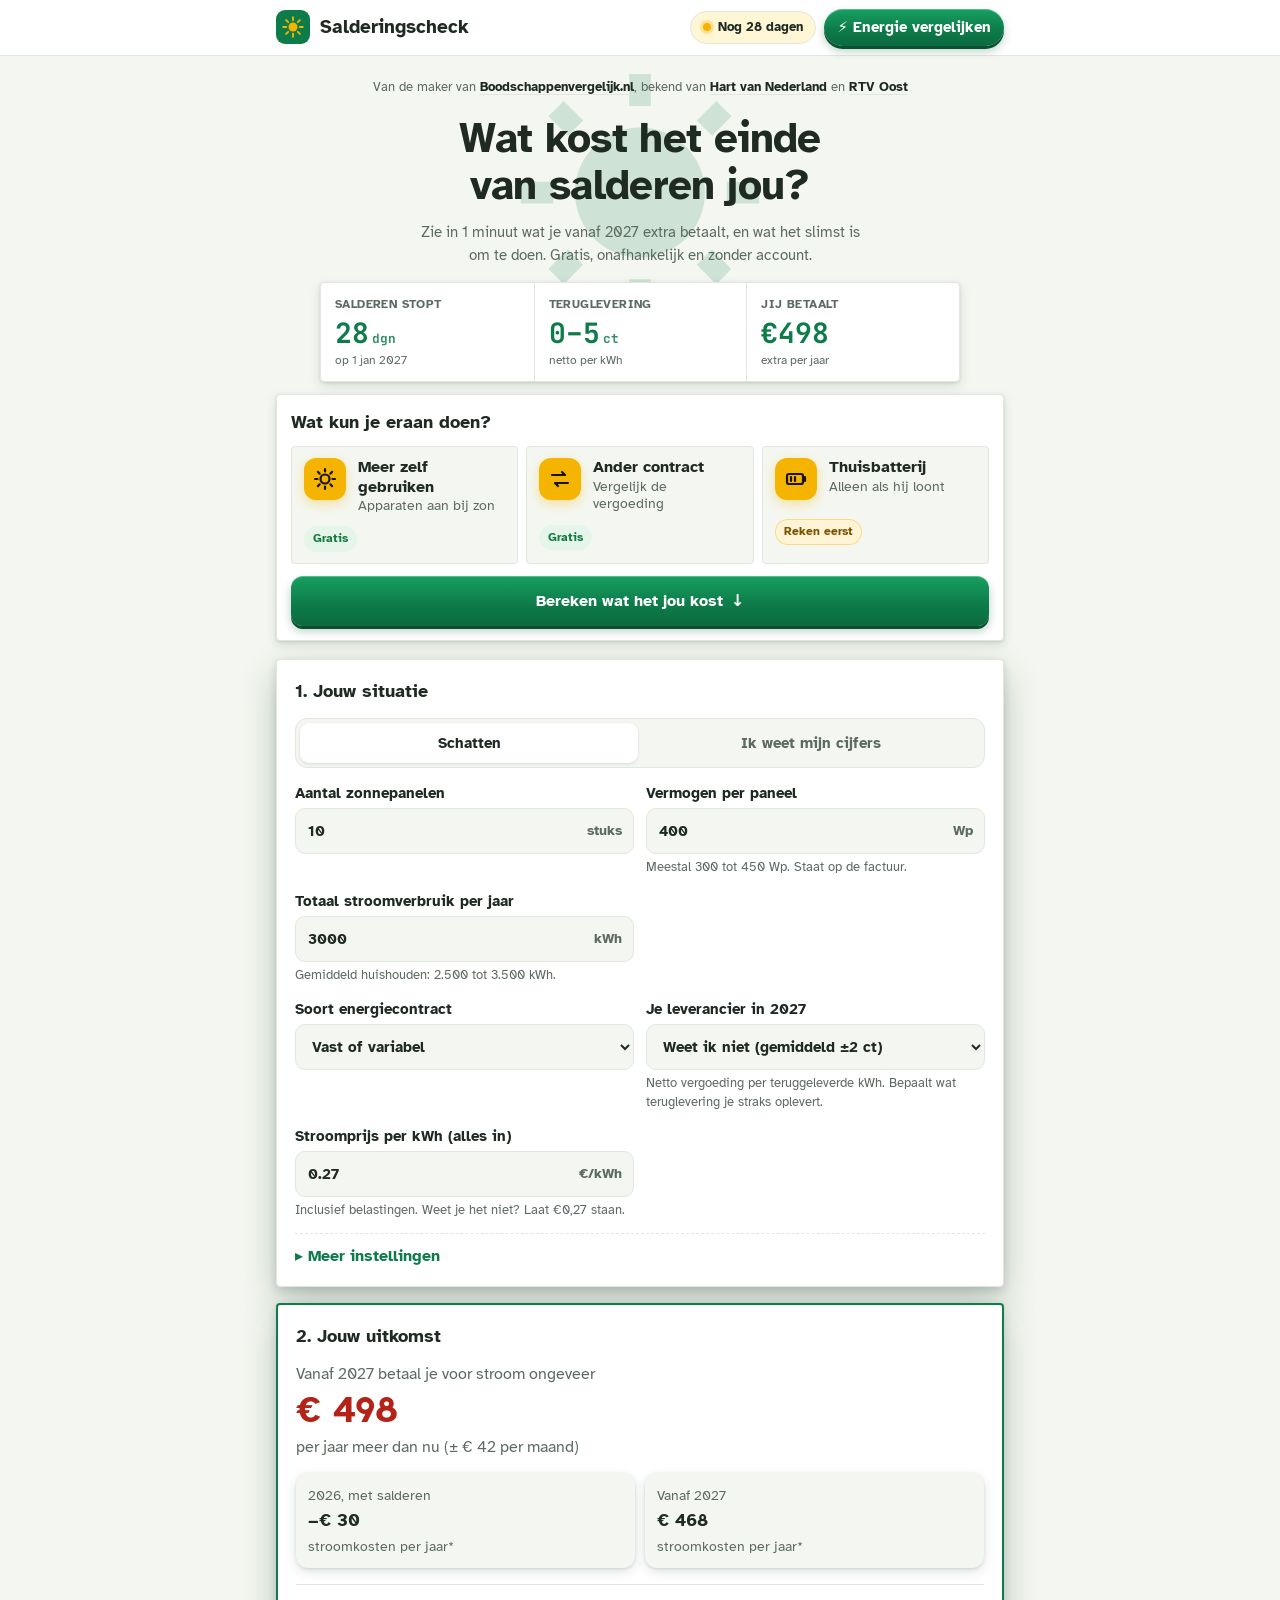
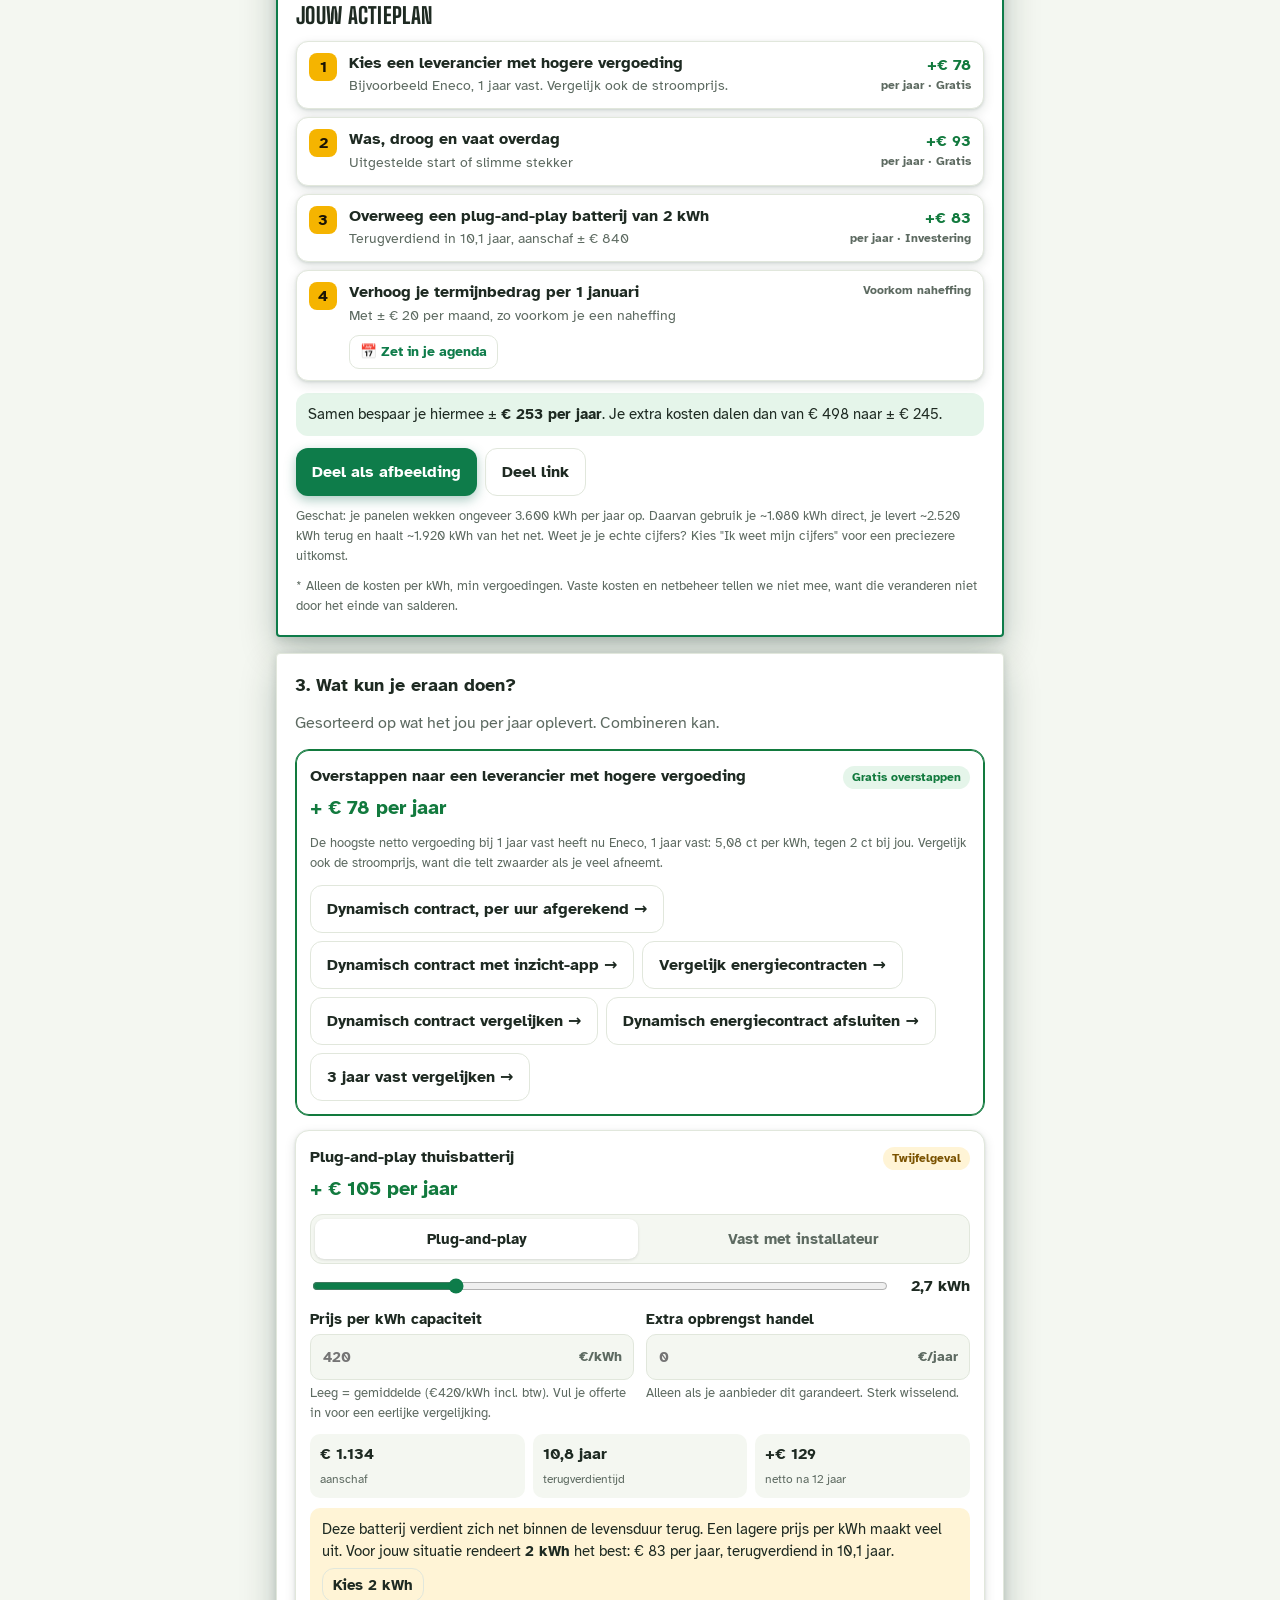
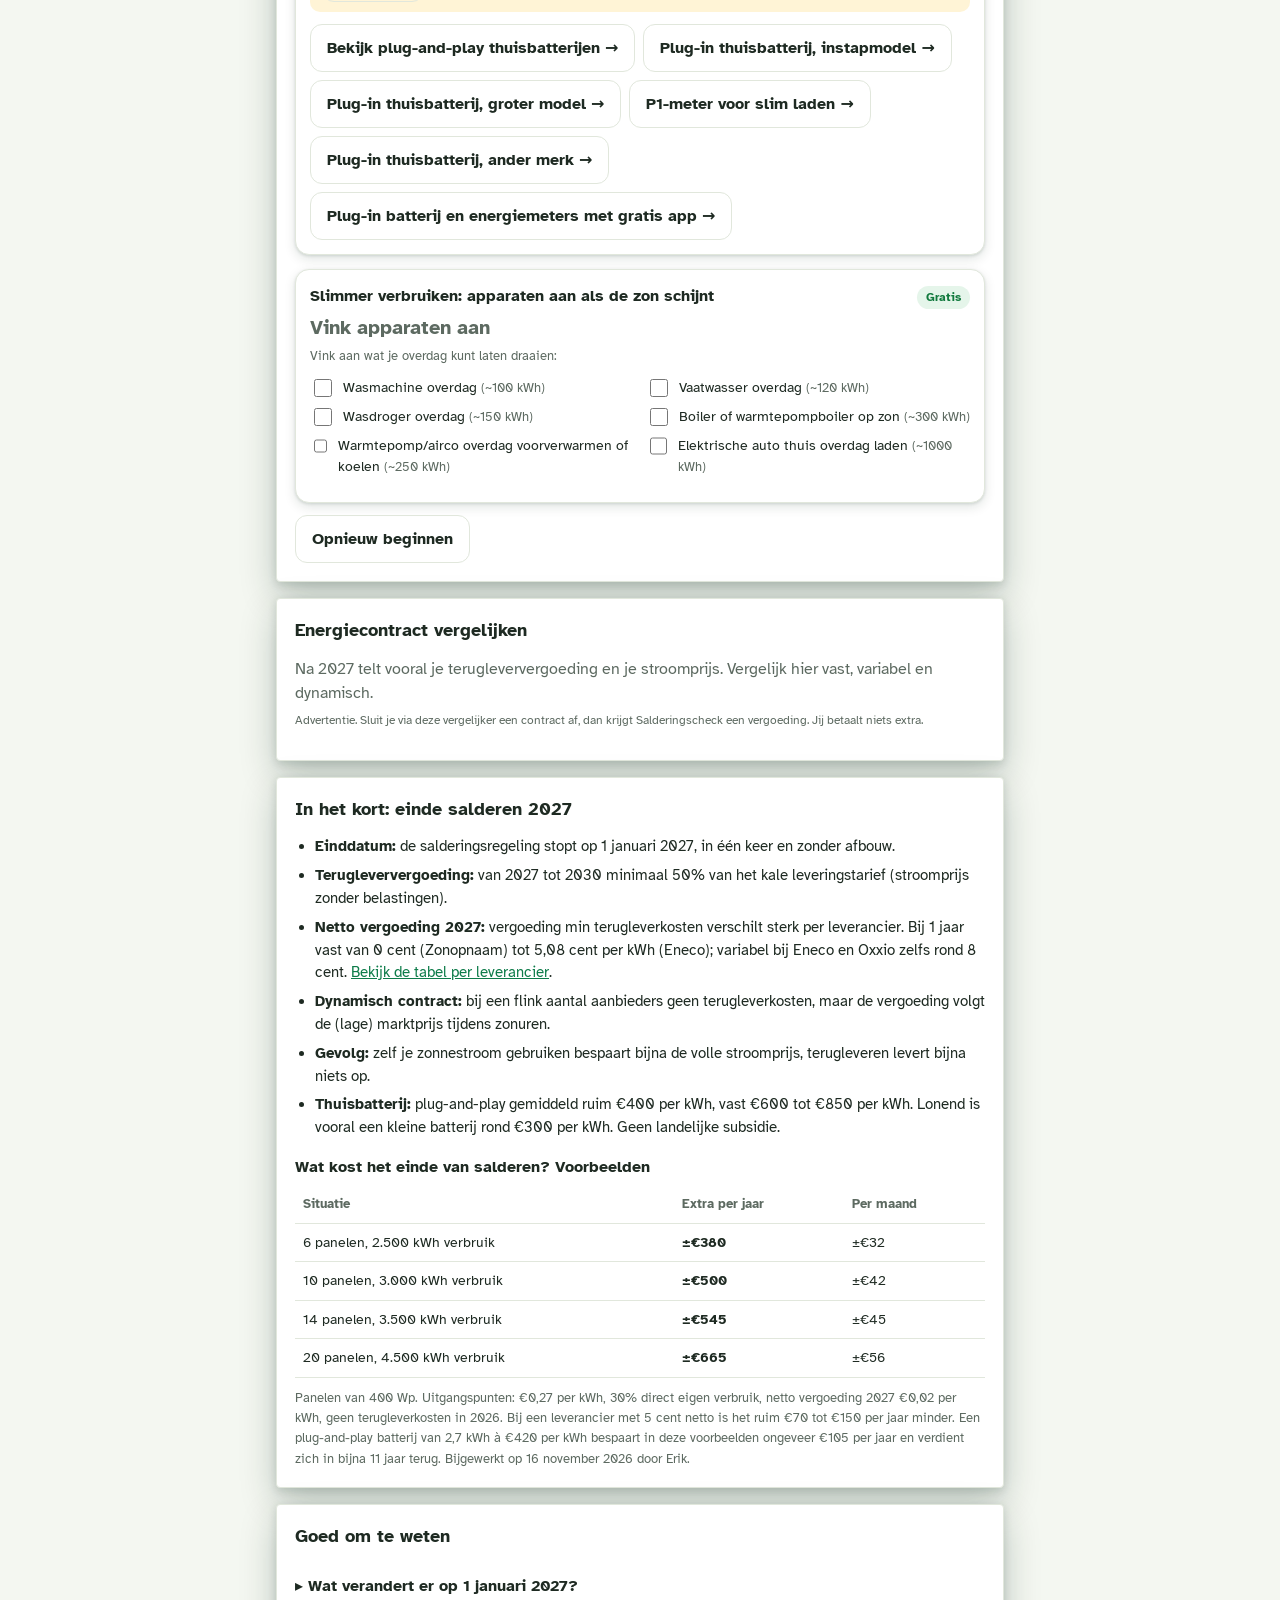
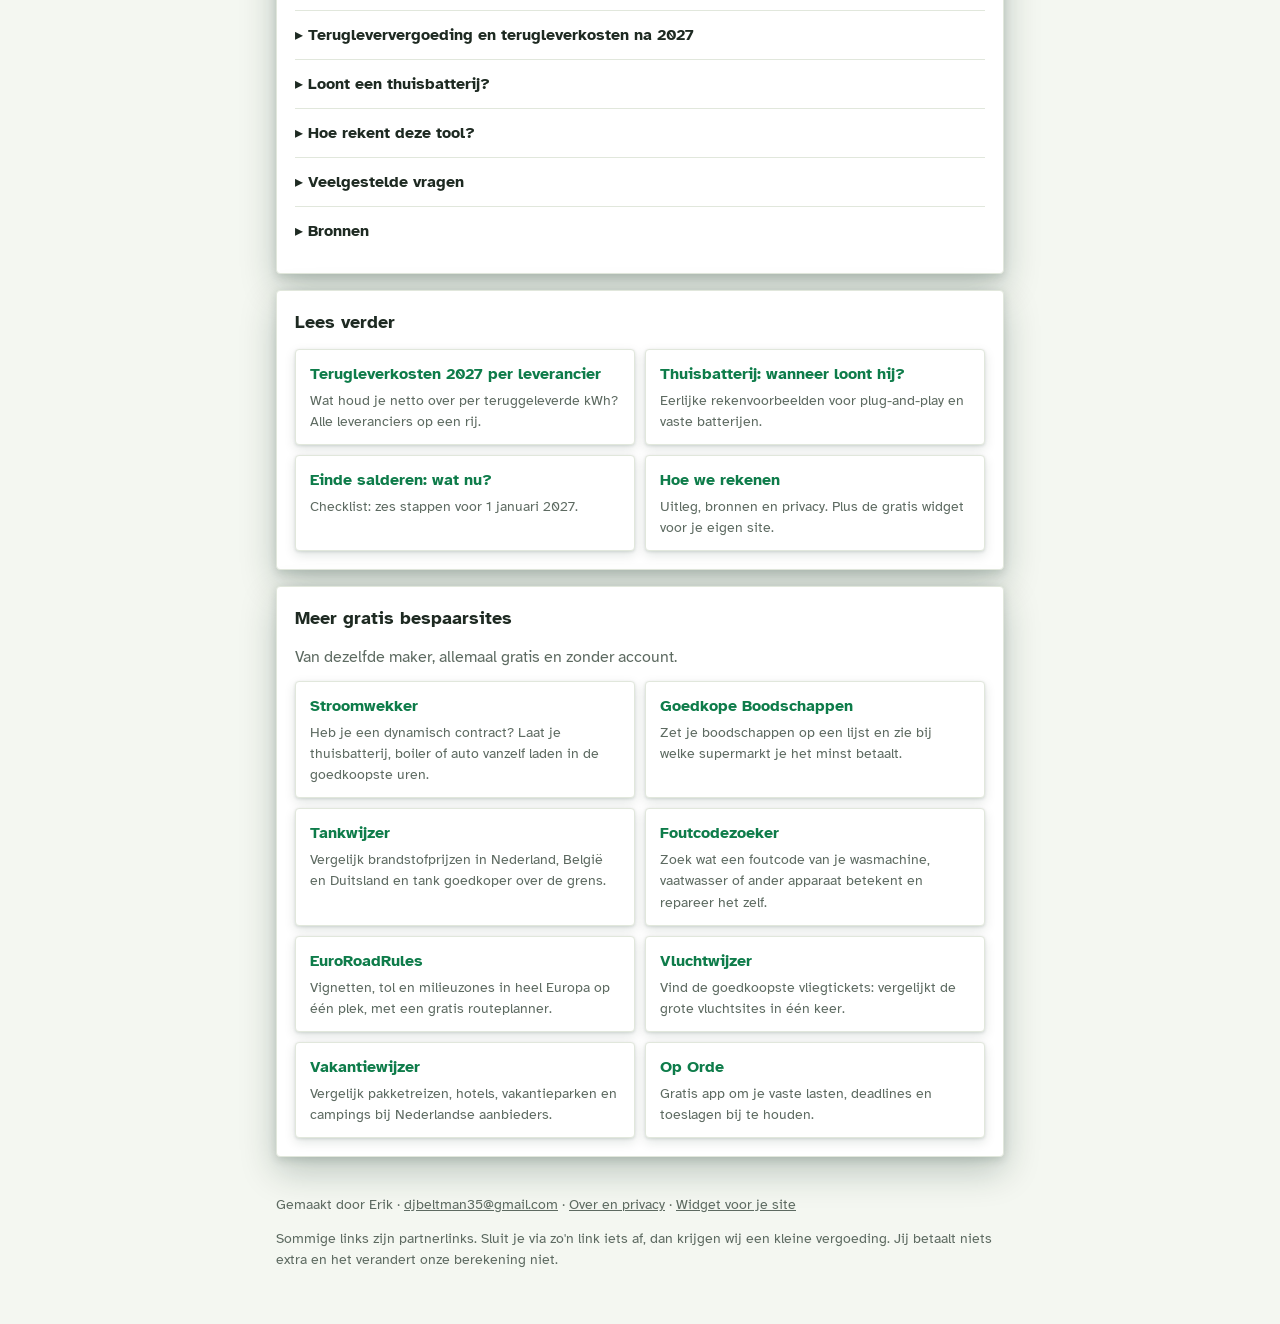
<file: index.html>
<!DOCTYPE html>
<html lang="nl">
<head>
<meta charset="utf-8">
<meta name="viewport" content="width=device-width, initial-scale=1, viewport-fit=cover">
<title>Salderingscheck 2027: wat kost het einde van salderen jou?</title>
<meta name="description" content="Bereken in 1 minuut wat het einde van de salderingsregeling op 1 januari 2027 jou kost, en of een thuisbatterij, ander contract of slimmer verbruik loont. Gratis, onafhankelijk en zonder registratie.">
<link rel="canonical" href="https://salderingscheck-nl.netlify.app/">
<script data-goatcounter="https://salderingscheck-nl.goatcounter.com/count" async src="//gc.zgo.at/count.js"></script>
<meta name="e0d5a73bd035a1c" content="277030417ea9ada19f69ae08c41fb74b">
<meta name="theme-color" content="#0e7c4a">
<link rel="preload" href="/fonts/big-shoulders-display-800.woff2" as="font" type="font/woff2" crossorigin>
<link rel="preload" href="/fonts/atkinson-hyperlegible-400.woff2" as="font" type="font/woff2" crossorigin>
<link rel="manifest" href="/manifest.webmanifest">
<link rel="icon" href="/icons/icon.svg" type="image/svg+xml">
<link rel="apple-touch-icon" href="/icons/apple-touch-icon.png">
<meta name="apple-mobile-web-app-capable" content="yes">
<meta name="apple-mobile-web-app-title" content="Salderingscheck">
<meta property="og:type" content="website">
<meta property="og:locale" content="nl_NL">
<meta property="og:title" content="Salderingscheck: wat kost het einde van salderen jou?">
<meta property="og:description" content="Gratis rekentool: zie wat je vanaf 2027 extra betaalt en of een thuisbatterij voor jou loont.">
<meta property="og:url" content="https://salderingscheck-nl.netlify.app/">
<meta name="robots" content="max-image-preview:large">
<meta property="og:image" content="https://salderingscheck-nl.netlify.app/icons/og.png">
<meta property="og:image:width" content="1200">
<meta property="og:image:height" content="630">
<meta property="og:image:alt" content="Salderingscheck: wat kost het einde van salderen jou in 2027?">
<meta property="og:site_name" content="Salderingscheck">
<meta name="twitter:card" content="summary_large_image">
<script type="application/ld+json">
{
  "@context": "https://schema.org",
  "@graph": [
    {
      "@type": "Organization",
      "@id": "https://salderingscheck-nl.netlify.app/#org",
      "name": "Salderingscheck",
      "url": "https://salderingscheck-nl.netlify.app/",
      "logo": "https://salderingscheck-nl.netlify.app/icons/icon-512.png",
      "email": "djbeltman35@gmail.com",
      "founder": { "@type": "Person", "name": "Erik" }
    },
    {
      "@type": "WebPage",
      "@id": "https://salderingscheck-nl.netlify.app/#webpage",
      "url": "https://salderingscheck-nl.netlify.app/",
      "name": "Salderingscheck: wat kost het einde van salderen jou?",
      "inLanguage": "nl-NL",
      "datePublished": "2026-11-15",
      "dateModified": "2026-11-16",
      "author": { "@type": "Person", "name": "Erik", "email": "djbeltman35@gmail.com" },
      "publisher": { "@id": "https://salderingscheck-nl.netlify.app/#org" },
      "about": { "@type": "Thing", "name": "Salderingsregeling Nederland, einde per 1 januari 2027" },
      "speakable": { "@type": "SpeakableSpecification", "cssSelector": ["#in-het-kort"] }
    },
    {
      "@type": "WebApplication",
      "name": "Salderingscheck",
      "url": "https://salderingscheck-nl.netlify.app/",
      "applicationCategory": "FinanceApplication",
      "operatingSystem": "Alle",
      "inLanguage": "nl-NL",
      "offers": { "@type": "Offer", "price": "0", "priceCurrency": "EUR" },
      "description": "Bereken wat het einde van de salderingsregeling per 1 januari 2027 jou kost en welke oplossing loont."
    },
    {
      "@type": "FAQPage",
      "mainEntity": [
        { "@type": "Question", "name": "Wanneer stopt de salderingsregeling?",
          "acceptedAnswer": { "@type": "Answer", "text": "De salderingsregeling stopt in één keer op 1 januari 2027. Er is geen afbouw: tot en met 31 december 2026 saldeer je nog volledig, daarna niet meer." } },
        { "@type": "Question", "name": "Wat krijg ik vanaf 2027 voor teruggeleverde stroom?",
          "acceptedAnswer": { "@type": "Answer", "text": "Van 2027 tot 2030 moet je leverancier je minimaal 50% van het kale leveringstarief (de stroomprijs zonder belastingen) betalen. Daar gaan wel terugleverkosten per kWh vanaf. Netto verschilt sterk per leverancier: bij 1 jaar vast van 0 tot ruim 5 cent per kWh (stand november 2026)." } },
        { "@type": "Question", "name": "Loont een thuisbatterij na 2027?",
          "acceptedAnswer": { "@type": "Answer", "text": "Dat hangt af van je teruglevering, je verbruik 's avonds en de prijs per kWh opslag. Een kleine, goedkope batterij verdient zich het snelst terug; een grote batterij met installatie vaak niet binnen de levensduur. Reken het met deze tool uit voor jouw situatie." } },
        { "@type": "Question", "name": "Moet ik mijn energiecontract aanpassen?",
          "acceptedAnswer": { "@type": "Answer", "text": "Vergelijk na 2027 vooral de netto terugleververgoeding (vergoeding min terugleverkosten). Bij veel dynamische contracten betaal je geen terugleverkosten. Wijzigt je contract door het einde van salderen, dan mag je kosteloos opzeggen." } },
        { "@type": "Question", "name": "Verdienen zonnepanelen zich na 2027 nog terug?",
          "acceptedAnswer": { "@type": "Answer", "text": "Ja, volgens de Rijksoverheid verdienen zonnepanelen zich ook na 2027 terug, maar de terugverdientijd kan langer worden. Hoe meer zonnestroom je zelf gebruikt, hoe beter." } }
      ]
    }
  ]
}
</script>
<style>
:root{
  --bg:#f4f7f1;--card:#ffffff;--ink:#1e2a22;--muted:#5d6a61;--line:#e1e7dc;
  --brand:#0e7c4a;--brand-2:#0a6239;--sun:#f5b400;--sun-soft:#fff6d6;
  --good:#127a3e;--good-soft:#e5f5ea;--bad:#b42318;--bad-soft:#fdecea;--warn:#7a5200;--warn-soft:#fff4d6;
  --radius:16px;--shadow:0 3px 8px rgba(10,40,28,.14),0 14px 36px rgba(10,40,28,.24);--shadow-sm:0 1px 3px rgba(10,40,28,.12),0 4px 12px rgba(10,40,28,.12);
}
@media (prefers-color-scheme:dark){
  :root{--bg:#0e1512;--card:#16201b;--ink:#e8efe9;--muted:#9fb0a7;--line:#26332c;
  --brand:#3fbf8f;--brand-2:#5fd3a5;--sun-soft:#2e2812;--good:#5fd38a;--good-soft:#14301f;--bad:#ff8a80;--bad-soft:#3a1a17;--warn:#f5c451;--warn-soft:#332a10;
  --shadow:0 2px 4px rgba(0,0,0,.45),0 10px 28px rgba(0,0,0,.55);--shadow-sm:0 1px 3px rgba(0,0,0,.5),0 4px 12px rgba(0,0,0,.4)}
}
*{box-sizing:border-box}
html{-webkit-text-size-adjust:100%}
body{margin:0;background:var(--bg);color:var(--ink);font:16px/1.5 "Atkinson Hyperlegible",system-ui,-apple-system,"Segoe UI",Roboto,Arial,sans-serif}
a{color:var(--brand)}
.wrap{max-width:760px;margin:0 auto;padding:0 16px}
@font-face{font-family:'Big Shoulders Display';font-style:normal;font-weight:800;font-display:swap;src:url(/fonts/big-shoulders-display-800.woff2) format('woff2')}
@font-face{font-family:'Big Shoulders Display';font-style:normal;font-weight:900;font-display:swap;src:url(/fonts/big-shoulders-display-900.woff2) format('woff2')}
@font-face{font-family:'Atkinson Hyperlegible';font-style:normal;font-weight:400;font-display:swap;src:url(/fonts/atkinson-hyperlegible-400.woff2) format('woff2')}
@font-face{font-family:'Atkinson Hyperlegible';font-style:normal;font-weight:700;font-display:swap;src:url(/fonts/atkinson-hyperlegible-700.woff2) format('woff2')}
@font-face{font-family:'JetBrains Mono';font-style:normal;font-weight:500 700;font-display:swap;src:url(/fonts/jetbrains-mono-500.woff2) format('woff2')}
.hero{position:relative;overflow:hidden;color:#eaf5ef;padding:18px 0 64px;border-bottom:4px solid var(--sun);
  background:radial-gradient(110% 80% at 100% 0%,rgba(245,180,0,.30) 0%,rgba(245,180,0,0) 48%),linear-gradient(160deg,#0a6239 0%,#0e7c4a 45%,#0a6239 100%)}
.hero .deco{position:absolute;right:-90px;top:-20px;width:360px;height:360px;opacity:.6;pointer-events:none;z-index:0}
.hero-in{z-index:1}
@media (min-width:700px){.hero .deco{right:2%;top:-10px;width:460px;height:460px;opacity:.7}}
.hero-in{position:relative;display:flex;flex-direction:column;gap:12px}
.hero .top{display:flex;justify-content:space-between;align-items:center;gap:10px;flex-wrap:wrap;min-width:0}
.brand{min-width:0}
.brand{display:flex;align-items:center;gap:10px;text-decoration:none}
.brand .mark{width:44px;height:44px;border-radius:12px;background:#fff;display:grid;place-items:center;box-shadow:0 4px 12px rgba(0,0,0,.25)}
.brand .mark svg{width:30px;height:30px}
.brand b{font-family:'Big Shoulders Display','Arial Narrow',Impact,sans-serif;font-weight:900;font-size:2.05rem;line-height:1;letter-spacing:.5px;color:#fff;text-transform:uppercase;text-shadow:0 2px 10px rgba(0,25,18,.5)}
.brand b span{background:var(--sun);color:#1a1405;padding:0 6px;margin-left:2px;border-radius:3px;text-shadow:none;box-shadow:0 2px 10px rgba(0,25,18,.35)}
.status{display:inline-flex;align-items:center;gap:7px;font-weight:700;font-size:.85rem;background:rgba(255,255,255,.12);border:1px solid rgba(255,255,255,.25);border-radius:999px;padding:6px 12px;white-space:nowrap}
.status i{width:8px;height:8px;border-radius:50%;background:var(--sun);box-shadow:0 0 0 3px rgba(245,180,0,.3);animation:puls 1.8s infinite}
@keyframes puls{50%{box-shadow:0 0 0 6px rgba(245,180,0,0)}}
@media (prefers-reduced-motion:reduce){.status i{animation:none}}
h1{font-family:'Big Shoulders Display','Arial Narrow',Impact,sans-serif;font-weight:800;text-transform:uppercase;font-size:2.6rem;line-height:.98;letter-spacing:.3px;margin:6px 0 0;color:#fff;max-width:13ch;text-shadow:0 2px 3px rgba(0,25,18,.55),0 6px 28px rgba(0,25,18,.55)}
.lead{margin:0;color:#fff;font-size:1.05rem;font-weight:700;max-width:46ch;text-shadow:0 1px 2px rgba(0,25,18,.7),0 2px 16px rgba(0,25,18,.6)}
.meters{display:grid;grid-template-columns:repeat(3,1fr);background:#08362a;border:1px solid rgba(255,255,255,.12);border-radius:16px;box-shadow:0 10px 28px rgba(0,0,0,.28),inset 0 1px 0 rgba(255,255,255,.06);margin-top:4px}
.meter{padding:12px 12px 12px 14px;border-left:1px solid rgba(255,255,255,.1)}
.meter:first-child{border-left:0}
.meter .lab{font-size:.78rem;color:#b9d8c9;font-weight:700;text-transform:uppercase;letter-spacing:.4px}
.meter .led{font-family:'JetBrains Mono',ui-monospace,monospace;font-weight:700;color:var(--sun);font-size:1.75rem;line-height:1.1;margin:4px 0 2px;text-shadow:0 0 14px rgba(245,180,0,.35);white-space:nowrap}
.meter .led small{font-size:.8rem;margin-left:3px;opacity:.85}
.meter .src{font-size:.75rem;color:#9cc2b1}
@media (max-width:480px){.hero .status{display:none}}
@media (max-width:440px){.brand b{font-size:1.7rem}.brand .mark{width:38px;height:38px;border-radius:10px}.brand .mark svg{width:26px;height:26px}.status{font-size:.76rem;padding:5px 10px;gap:6px}}
@media (max-width:370px){.meter .led{font-size:1.4rem}.brand b{font-size:1.5rem}h1{font-size:2.25rem}.status{font-size:.7rem}}
main{margin-top:-44px}
.card{background:var(--card);border:1px solid var(--line);border-radius:var(--radius);box-shadow:var(--shadow);padding:18px;margin-bottom:16px}
.card h2{font-size:1.15rem;margin:0 0 12px}
.seg{display:flex;background:var(--bg);border:1px solid var(--line);border-radius:12px;padding:4px;gap:4px;margin-bottom:14px}
.seg button{flex:1;border:0;background:transparent;color:var(--muted);font:inherit;font-weight:600;padding:9px 6px;border-radius:9px;cursor:pointer;font-size:.92rem}
.seg button[aria-pressed="true"]{background:var(--card);color:var(--ink);box-shadow:0 1px 3px rgba(0,0,0,.12)}
.grid{display:grid;grid-template-columns:1fr 1fr;gap:12px}
@media (max-width:520px){.grid{grid-template-columns:1fr}}
label.f{display:flex;flex-direction:column;gap:4px;font-weight:600;font-size:.92rem}
label.f small,.hint{font-weight:400;color:var(--muted);font-size:.82rem}
.inp{position:relative;display:flex;align-items:center}
.inp input,select{width:100%;font:inherit;color:var(--ink);background:var(--bg);border:1px solid var(--line);border-radius:10px;padding:11px 12px;min-height:46px}
.inp .unit{position:absolute;right:12px;color:var(--muted);font-size:.85rem;pointer-events:none}
.inp input{padding-right:58px}
input:focus,select:focus,button:focus-visible,summary:focus-visible{outline:3px solid color-mix(in srgb,var(--brand) 40%,transparent);outline-offset:1px}
details.more{margin-top:12px;border-top:1px dashed var(--line);padding-top:10px}
details summary{cursor:pointer;font-weight:600;color:var(--brand);list-style:none}
details summary::-webkit-details-marker{display:none}
details summary::before{content:"▸ ";}
details[open] summary::before{content:"▾ ";}
.result{border:2px solid var(--brand)}
.big{font-size:2.3rem;font-weight:800;line-height:1.1;margin:4px 0}
.big.bad{color:var(--bad)}.big.good{color:var(--good)}
.sub{color:var(--muted);margin:0}
.compare{display:grid;grid-template-columns:1fr 1fr;gap:10px;margin-top:14px}
.compare div{background:var(--bg);border-radius:12px;padding:10px 12px;box-shadow:var(--shadow-sm)}
.compare b{display:block;font-size:1.15rem}
.compare span{color:var(--muted);font-size:.85rem}
.note{font-size:.84rem;color:var(--muted);margin:10px 0 0}
.opt{border:1px solid var(--line);border-radius:14px;padding:14px;margin-top:14px;background:var(--card);box-shadow:var(--shadow-sm)}
.opt.top{border-color:var(--good);box-shadow:0 0 0 1px var(--good) inset}
.opt h3{margin:0 0 4px;font-size:1.02rem;display:flex;justify-content:space-between;gap:10px;align-items:baseline;flex-wrap:wrap}
.pill{font-size:.78rem;font-weight:700;border-radius:999px;padding:2px 9px;white-space:nowrap}
.pill.good{background:var(--good-soft);color:var(--good)}.pill.bad{background:var(--bad-soft);color:var(--bad)}.pill.warn{background:var(--warn-soft);color:var(--warn)}.pill.neutral{background:var(--bg);color:var(--muted)}
.save{font-size:1.25rem;font-weight:800;color:var(--good)}
.save.zero{color:var(--muted)}
.checks{display:grid;grid-template-columns:1fr 1fr;gap:6px 12px;margin:10px 0 4px}
@media (max-width:520px){.checks{grid-template-columns:1fr}}
.checks label{display:flex;gap:8px;align-items:flex-start;font-size:.9rem;cursor:pointer}
.checks input{width:18px;height:18px;margin-top:2px;accent-color:var(--brand)}
.range{display:flex;align-items:center;gap:10px;margin:10px 0}
.range input{flex:1;accent-color:var(--brand)}
.range output{min-width:70px;text-align:right;font-weight:700}
.stats{display:grid;grid-template-columns:repeat(3,minmax(0,1fr));gap:8px;margin-top:10px}
@media (max-width:360px){.stats b{font-size:.88rem}.stats div{padding:8px 7px}}
.stats div{background:var(--bg);border-radius:10px;padding:8px 10px}
.stats b{display:block;font-size:1.02rem}
.stats span{font-size:.78rem;color:var(--muted)}
.verdict{margin-top:10px;padding:10px 12px;border-radius:10px;font-size:.92rem}
.verdict.good{background:var(--good-soft)}.verdict.warn{background:var(--warn-soft)}.verdict.bad{background:var(--bad-soft)}
.btn{display:inline-flex;align-items:center;justify-content:center;gap:8px;font:inherit;font-weight:700;border-radius:12px;padding:11px 16px;min-height:46px;border:0;cursor:pointer;text-decoration:none}
.btn.primary{background:var(--brand);color:#fff;box-shadow:0 4px 12px rgba(15,107,79,.35)}
.btn.primary:hover{background:var(--brand-2)}
.btn.ghost{background:transparent;border:1px solid var(--line);color:var(--ink)}
.actions{display:flex;flex-wrap:wrap;gap:8px;margin-top:12px}
.partner{font-size:.78rem;color:var(--muted);margin-top:6px}
.tip{background:var(--sun-soft);border-radius:12px;padding:12px 14px;font-size:.92rem;margin-top:12px}
.todo{background:rgba(4,40,30,.45);border:1px solid rgba(255,255,255,.16);border-radius:18px;padding:14px;box-shadow:0 10px 28px rgba(0,0,0,.25);backdrop-filter:blur(3px)}
.todo-kop{font-family:'Big Shoulders Display','Arial Narrow',Impact,sans-serif;font-weight:800;text-transform:uppercase;letter-spacing:.4px;font-size:1.35rem;color:#fff;margin:0 0 10px}
.todo-grid{display:grid;gap:8px}
@media (min-width:700px){.todo-grid{grid-template-columns:repeat(3,1fr)}}
.todo-item{display:flex;align-items:center;gap:12px;padding:11px 12px;border-radius:14px;background:rgba(255,255,255,.08);border:1px solid rgba(255,255,255,.12);color:#fff;text-decoration:none;transition:background .15s,transform .15s}
.todo-item:hover{background:rgba(255,255,255,.14);transform:translateY(-1px)}
.ti{flex:none;width:42px;height:42px;border-radius:12px;background:var(--sun);display:grid;place-items:center;box-shadow:0 4px 12px rgba(245,180,0,.35)}
.ti svg{width:24px;height:24px;fill:none;stroke:#1a1405;stroke-width:2.2;stroke-linecap:round;stroke-linejoin:round}
.tt{flex:1;min-width:0;display:flex;flex-direction:column;line-height:1.25}
.tt b{font-size:.98rem}
.tt small{color:#cfe9dd;font-size:.85rem}
.chip{flex:none;font-size:.72rem;font-weight:700;border-radius:999px;padding:3px 8px;background:rgba(95,211,138,.2);color:#b6f0c9;border:1px solid rgba(95,211,138,.35)}
.chip.alt{background:rgba(245,180,0,.18);color:#ffd977;border-color:rgba(245,180,0,.4)}
@media (min-width:700px){.todo-item{flex-wrap:wrap;align-items:flex-start}.tt{flex-basis:calc(100% - 60px)}}
.todo-cta{display:flex;justify-content:center;align-items:center;gap:8px;margin-top:12px;background:var(--sun);color:#1a1405;font-weight:700;font-size:1.02rem;text-decoration:none;border-radius:12px;padding:13px 16px;min-height:48px;box-shadow:0 6px 18px rgba(245,180,0,.35)}
.todo-cta:hover{filter:brightness(1.05)}
.sitegrid{display:grid;grid-template-columns:1fr 1fr;gap:10px;margin-top:12px}
@media (max-width:520px){.sitegrid{grid-template-columns:1fr}}
.site{display:flex;flex-direction:column;gap:4px;padding:12px 14px;border:1px solid var(--line);border-radius:12px;background:var(--card);box-shadow:var(--shadow-sm);text-decoration:none;color:var(--ink);transition:transform .15s,box-shadow .15s}
.site:hover{transform:translateY(-2px);box-shadow:var(--shadow)}
.site b{color:var(--brand)}
.site span{font-size:.88rem;color:var(--muted)}
.mt12{margin-top:12px}.mt10{margin-top:10px}.noscript{padding:16px}
.plan{margin-top:16px;border-top:1px solid var(--line);padding-top:14px}
.plan-kop{font-family:'Big Shoulders Display','Arial Narrow',Impact,sans-serif;font-weight:800;text-transform:uppercase;font-size:1.4rem;letter-spacing:.3px;margin:0 0 8px}
.plansteps{list-style:none;counter-reset:p;padding:0;margin:0;display:grid;gap:8px}
.plansteps li{counter-increment:p;position:relative;display:flex;gap:12px;align-items:flex-start;padding:11px 12px;border:1px solid var(--line);border-radius:12px;background:var(--card);box-shadow:var(--shadow-sm)}
.plansteps li::before{content:counter(p);flex:none;width:28px;height:28px;border-radius:8px;background:var(--sun);color:#1a1405;font-weight:700;display:grid;place-items:center}
.plansteps li.niet::before{content:"✕";background:var(--bad-soft);color:var(--bad)}
.plansteps .pt{flex:1;min-width:0}
.plansteps .pt b{display:block;font-size:.98rem;line-height:1.3}
.plansteps .pt small{color:var(--muted);font-size:.85rem}
.plansteps .pw{flex:none;text-align:right;font-weight:800;color:var(--good);white-space:nowrap}
.plansteps .pw small{display:block;font-weight:600;color:var(--muted);font-size:.72rem}
@media (max-width:520px){.plansteps li{flex-wrap:wrap}.plansteps .pt{flex-basis:calc(100% - 40px)}.plansteps .pw{width:100%;padding-left:40px;text-align:left;display:flex;gap:8px;align-items:baseline}.plansteps .pw small{display:inline}}
.plan-tot{margin:12px 0 0;padding:10px 12px;border-radius:12px;background:var(--good-soft);font-size:.95rem}
.plan-tot:empty{display:none}
.stickybar{position:fixed;left:12px;right:12px;bottom:calc(12px + env(safe-area-inset-bottom));z-index:8;display:flex;align-items:center;justify-content:space-between;gap:10px;padding:10px 12px 10px 16px;border-radius:14px;background:#08362a;color:#fff;box-shadow:0 10px 28px rgba(0,0,0,.35);border:1px solid rgba(255,255,255,.14)}
.stickybar[hidden]{display:none}
.stickybar b{color:var(--sun);font-family:'JetBrains Mono',ui-monospace,monospace;font-size:1.15rem;margin-left:4px}
.stickybar a{background:var(--sun);color:#1a1405;font-weight:700;text-decoration:none;border-radius:10px;padding:9px 12px;white-space:nowrap}
@media (min-width:761px){.stickybar{display:none!important}}
.ics{margin-top:8px;display:inline-flex;align-items:center;gap:6px;font:inherit;font-size:.85rem;font-weight:700;color:var(--brand);background:transparent;border:1px solid var(--line);border-radius:10px;padding:6px 10px;cursor:pointer}
.facts{padding-left:20px;margin:0}
.facts li{margin-bottom:6px;font-size:.95rem}
.tabletitle{font-size:1rem;margin:16px 0 8px}
.tablewrap{overflow-x:auto}
table{border-collapse:collapse;width:100%;font-size:.9rem}
th,td{text-align:left;padding:8px 8px;border-bottom:1px solid var(--line)}
td:not(:first-child),th:not(:first-child){white-space:nowrap}
th{color:var(--muted);font-weight:600;font-size:.82rem}
.info details{border-bottom:1px solid var(--line);padding:12px 0}
.info details:last-child{border-bottom:0}
.info summary{color:var(--ink);font-size:1rem}
.info p,.info li{color:var(--ink);font-size:.95rem}
.info ul{padding-left:20px}
.toast{position:fixed;left:50%;bottom:24px;transform:translateX(-50%);background:#1e2a22;color:#fff;padding:10px 16px;border-radius:10px;font-size:.92rem;opacity:0;transition:opacity .2s;pointer-events:none;z-index:9}
.toast.show{opacity:1}
footer{color:var(--muted);font-size:.86rem;padding:8px 0 40px}
footer a{color:var(--muted)}
.sr{position:absolute;width:1px;height:1px;overflow:hidden;clip:rect(0 0 0 0)}
.hidden{display:none!important}
#install{display:none}
@media print{.hero{padding-bottom:16px;background:none;color:#000}.hero .deco,.meters{display:none}main{margin-top:0}.actions,#install,.info,footer .sites{display:none}}

/* gbstijl:start */
.gbbar{background:var(--card);border-bottom:1px solid var(--line)}
.gbbar .in{display:flex;justify-content:space-between;align-items:center;gap:10px;padding-top:9px;padding-bottom:9px}
.gbbar .brand .mark{width:34px;height:34px;border-radius:9px;background:var(--brand);box-shadow:none}
.gbbar .brand .mark svg{width:24px;height:24px}
.gbbar .brand b{font-family:inherit;font-weight:700;font-size:19px;text-transform:none;letter-spacing:0;color:var(--ink);text-shadow:none;line-height:1.2}
.gbbar .brand b span{background:none;color:inherit;padding:0;margin:0;box-shadow:none}
.gbbar .status{background:var(--sun-soft);border-color:var(--line);color:var(--ink);font-size:.8rem}
.hero{background:transparent;color:var(--ink);border-bottom:0;padding:22px 0 18px;text-align:center}
.hero .deco{display:none}
.hero-in{align-items:center}
h1{font-family:inherit;font-weight:700;text-transform:none;font-size:clamp(28px,4.6vw,42px);line-height:1.12;letter-spacing:-.015em;color:var(--ink);max-width:22ch;text-shadow:none;text-wrap:balance;margin:0}
.lead{color:var(--muted);font-weight:400;font-size:15px;text-shadow:none;margin:0 auto}
.meters{background:var(--card);border:1px solid var(--line);box-shadow:var(--shadow-sm);width:100%;max-width:640px;text-align:left}
.meter{border-left-color:var(--line)}
.meter .lab{color:var(--muted)}
.meter .led{color:var(--brand);text-shadow:none}
.meter .src{color:var(--muted)}
.todo{background:var(--card);border:1px solid var(--line);box-shadow:var(--shadow-sm);backdrop-filter:none;width:100%;max-width:900px;text-align:left}
.todo-kop{font-family:inherit;font-weight:700;text-transform:none;letter-spacing:0;font-size:1.15rem;color:var(--ink)}
.todo-item{background:var(--bg);border-color:var(--line);color:var(--ink)}
.todo-item:hover{background:var(--good-soft)}
.tt small{color:var(--muted)}
.chip{background:var(--good-soft);color:var(--good);border-color:transparent}
.chip.alt{background:var(--warn-soft);color:var(--warn)}
.todo-cta{background:linear-gradient(180deg,#14935e,var(--brand));color:#fff;box-shadow:0 3px 8px rgba(10,40,28,.25)}
main.wrap{margin-top:0!important}
.maker{font-size:13px;color:var(--muted);margin:0 0 6px}.maker a{color:var(--ink);font-weight:700;text-decoration:none}.maker a:hover{text-decoration:underline}
.todo-cta{background:linear-gradient(180deg,#17a061 0%,#0e7c4a 55%,#0b6a3f 100%)!important}
.hero-in{position:relative;isolation:isolate}.hero-in::before{content:"";position:absolute;left:50%;top:-10px;transform:translateX(-50%);width:clamp(200px,26vw,260px);height:clamp(200px,26vw,260px);background:url("data:image/svg+xml,%3Csvg xmlns='http://www.w3.org/2000/svg' viewBox='0 0 24 24'%3E%3Cpath fill='%230e7c4a' d='M6.76 4.84l-1.8-1.79-1.41 1.41 1.79 1.79 1.42-1.41zM4 10.5H1v2h3v-2zm9-9.95h-2V3.5h2V.55zm7.45 3.91l-1.41-1.41-1.79 1.79 1.41 1.41 1.79-1.79zm-3.21 13.7l1.79 1.8 1.41-1.41-1.8-1.79-1.4 1.4zM20 10.5v2h3v-2h-3zm-8-5c-3.31 0-6 2.69-6 6s2.69 6 6 6 6-2.69 6-6-2.69-6-6-6zm-1 16.95h2V19.5h-2v2.95zm-7.45-3.91l1.41 1.41 1.79-1.8-1.41-1.41-1.79 1.8z'/%3E%3C/svg%3E") center/contain no-repeat;opacity:.16;z-index:-1;pointer-events:none}@media (prefers-color-scheme:dark){.hero-in::before{opacity:.22}}
.gbnav{display:flex;align-items:center;gap:8px}
.gbnav a.pil{background:linear-gradient(180deg,#17a061 0%,#0e7c4a 55%,#0b6a3f 100%);color:#fff;border-radius:999px;padding:7px 13px;font-weight:700;font-size:15px;text-decoration:none;white-space:nowrap;box-shadow:inset 0 1px 0 rgba(255,255,255,.28),0 3px 0 #08502f,0 5px 10px rgba(8,80,47,.28)}
@media (max-width:520px){.gbbar .brand b{display:none}.gbnav .status{display:inline-flex!important}}
@media (max-width:360px){.gbnav .status{display:none!important}}
.maker a{text-decoration:underline;text-decoration-color:var(--line);text-underline-offset:3px;color:var(--ink);font-weight:700}
.card,.meters,.todo,.todo-item,.site{border-radius:4px!important}
.todo-cta{box-shadow:inset 0 1px 0 rgba(255,255,255,.28),0 3px 0 #08502f,0 5px 10px rgba(8,80,47,.28)!important}
/* gbstijl:end */
</style>
<script src="/installeer.js" defer></script></head>
<body>
<div class="gbbar"><div class="wrap in"><a class="brand" href="/">
        <span class="mark" aria-hidden="true"><svg viewBox="0 0 64 64"><circle cx="32" cy="32" r="12" fill="#f5b400"/><g stroke="#f5b400" stroke-width="5" stroke-linecap="round"><path d="M32 6v8M32 50v8M6 32h8M50 32h8M13.6 13.6l5.6 5.6M44.8 44.8l5.6 5.6M13.6 50.4l5.6-5.6M44.8 19.2l5.6-5.6"/></g></svg></span>
        <b>Salderings<span>check</span></b>
      </a>
      <nav class="gbnav" aria-label="Menu"><span class="status"><i></i><span id="countdown">1 jan 2027</span></span><a class="pil" href="#energie-vergelijken">⚡ Energie vergelijken</a></nav></div></div>
<header class="hero">
  <svg class="deco" viewBox="0 0 260 260" aria-hidden="true">
    <g stroke="#f5b400" stroke-width="10" stroke-linecap="round" opacity=".55"><path d="M170 18v24M170 158v24M90 100h24M226 100h24M113 43l17 17M210 140l17 17M113 157l17-17M210 60l17-17"/></g>
    <circle cx="170" cy="100" r="44" fill="#f5b400" opacity=".9"/>
    <g transform="translate(118 168) skewX(-20)" opacity=".75"><rect width="128" height="62" rx="5" fill="#0a3d2f" stroke="#cfe9dd" stroke-width="3"/><path d="M32 0v62M64 0v62M96 0v62M0 31h128" stroke="#cfe9dd" stroke-width="2.5"/><path d="M6 6h20" stroke="#ffffff" stroke-width="3" stroke-linecap="round" opacity=".5"/></g>
  </svg>
  <div class="wrap hero-in">
    <p class="maker">Van de maker van <a href="https://boodschappenvergelijk.nl/?bron=salderingscheck">Boodschappenvergelijk.nl</a>, bekend van <a href="https://www.hartvannederland.nl/advies-en-tips/kopen-besparen/videos/goedkoop-boodschappen-doen-erik-bouwt-vergelijker" target="_blank" rel="noopener">Hart van Nederland</a> en <a href="https://www.oost.nl/nieuws/3720144/rijssenaar-erik-beltman-rekent-af-met-dure-boodschappen-in-vergelijkingswebsite" target="_blank" rel="noopener">RTV Oost</a></p>
<h1>Wat kost het einde van salderen jou?</h1>
    <p class="lead">Zie in 1 minuut wat je vanaf 2027 extra betaalt, en wat het slimst is om te doen. Gratis, onafhankelijk en zonder account.</p>
    <section class="meters" aria-label="Kerncijfers">
      <div class="meter"><div class="lab">Salderen stopt</div><div class="led" id="ledDagen">47<small>dgn</small></div><div class="src">op 1 jan 2027</div></div>
      <div class="meter"><div class="lab">Terug&shy;levering</div><div class="led">0–5<small>ct</small></div><div class="src">netto per kWh</div></div>
      <div class="meter"><div class="lab">Jij betaalt</div><div class="led" id="heroExtra">€498</div><div class="src">extra per jaar</div></div>
    </section>
    <div class="todo" aria-labelledby="todo-kop">
      <h2 id="todo-kop" class="todo-kop">Wat kun je eraan doen?</h2>
      <div class="todo-grid">
        <a class="todo-item" href="#h-opties">
          <span class="ti" aria-hidden="true"><svg viewBox="0 0 24 24"><circle cx="12" cy="12" r="4.5"/><path d="M12 2v2.5M12 19.5V22M2 12h2.5M19.5 12H22M4.9 4.9l1.8 1.8M17.3 17.3l1.8 1.8M4.9 19.1l1.8-1.8M17.3 6.7l1.8-1.8"/></svg></span>
          <span class="tt"><b>Meer zelf gebruiken</b><small>Apparaten aan bij zon</small></span>
          <span class="chip">Gratis</span>
        </a>
        <a class="todo-item" href="#h-opties">
          <span class="ti" aria-hidden="true"><svg viewBox="0 0 24 24"><path d="M4 8h13l-3-3M20 16H7l3 3"/></svg></span>
          <span class="tt"><b>Ander contract</b><small>Vergelijk de vergoeding</small></span>
          <span class="chip">Gratis</span>
        </a>
        <a class="todo-item" href="#h-opties">
          <span class="ti" aria-hidden="true"><svg viewBox="0 0 24 24"><rect x="3" y="7" width="16" height="10" rx="2"/><path d="M21 10v4M7 10v4M11 10v4"/></svg></span>
          <span class="tt"><b>Thuisbatterij</b><small>Alleen als hij loont</small></span>
          <span class="chip alt">Reken eerst</span>
        </a>
      </div>
      <a href="#h-invoer" class="todo-cta">Bereken wat het jou kost <span aria-hidden="true">↓</span></a>
    </div>
  </div>
</header>

<main class="wrap">
  <section class="card" aria-labelledby="h-invoer">
    <h2 id="h-invoer">1. Jouw situatie</h2>
    <div class="seg" role="group" aria-label="Invoermethode">
      <button type="button" data-modus="schatten" aria-pressed="true">Schatten</button>
      <button type="button" data-modus="exact" aria-pressed="false">Ik weet mijn cijfers</button>
    </div>

    <div id="blok-schatten" class="grid">
      <label class="f">Aantal zonnepanelen
        <span class="inp"><input id="panelen" type="number" inputmode="numeric" min="0" max="200" step="1" value="10"><span class="unit">stuks</span></span>
      </label>
      <label class="f">Vermogen per paneel
        <span class="inp"><input id="wp" type="number" inputmode="numeric" min="100" max="1000" step="10" value="400"><span class="unit">Wp</span></span>
        <small>Meestal 300 tot 450 Wp. Staat op de factuur.</small>
      </label>
      <label class="f">Totaal stroomverbruik per jaar
        <span class="inp"><input id="verbruik" type="number" inputmode="numeric" min="0" step="100" value="3000"><span class="unit">kWh</span></span>
        <small>Gemiddeld huishouden: 2.500 tot 3.500 kWh.</small>
      </label>
    </div>

    <div id="blok-exact" class="grid hidden">
      <label class="f">Stroom van het net per jaar
        <span class="inp"><input id="afname" type="number" inputmode="numeric" min="0" step="10" value="2000"><span class="unit">kWh</span></span>
        <small>Op je jaarafrekening: "levering" of "afname" (normaal + dal).</small>
      </label>
      <label class="f">Teruggeleverd per jaar
        <span class="inp"><input id="teruglevering" type="number" inputmode="numeric" min="0" step="10" value="2500"><span class="unit">kWh</span></span>
        <small>Op je jaarafrekening: "teruglevering" (normaal + dal).</small>
      </label>
    </div>

    <div class="grid mt12">
      <label class="f">Soort energiecontract
        <select id="contract">
          <option value="vast">Vast of variabel</option>
          <option value="dynamisch">Dynamisch (uurprijzen)</option>
        </select>
      </label>
      <label class="f">Je leverancier in 2027
        <select id="leverancier">
          <option value="">Weet ik niet (gemiddeld ±2 ct)</option>
        </select>
        <small>Netto vergoeding per teruggeleverde kWh. Bepaalt wat teruglevering je straks oplevert.</small>
      </label>
      <label class="f">Stroomprijs per kWh (alles in)
        <span class="inp"><input id="stroomprijs" type="number" inputmode="decimal" min="0.05" max="1.5" step="0.01" value="0.27"><span class="unit">€/kWh</span></span>
        <small>Inclusief belastingen. Weet je het niet? Laat €0,27 staan.</small>
      </label>
    </div>

    <details class="more">
      <summary>Meer instellingen</summary>
      <div class="grid mt10">
        <label class="f">Terugleverkosten nu, per jaar
          <span class="inp"><input id="tlkNu" type="number" inputmode="decimal" min="0" step="10" value="0"><span class="unit">€/jaar</span></span>
          <small>Betaal je in 2026 al terugleverkosten? Vul het jaarbedrag in (staat op je jaarafrekening).</small>
        </label>
        <label class="f">Vergoeding nu voor je overschot
          <span class="inp"><input id="vergoedingNu" type="number" inputmode="decimal" step="0.005" value="0.05"><span class="unit">€/kWh</span></span>
          <small>Voor wat je meer teruglevert dan je afneemt (netto, 2026).</small>
        </label>
        <label class="f">Netto vergoeding 2027, vast/variabel
          <span class="inp"><input id="netto27Vast" type="number" inputmode="decimal" step="0.001" value="0.02"><span class="unit">€/kWh</span></span>
          <small>Vergoeding min terugleverkosten. Wordt ingevuld als je je leverancier kiest.</small>
        </label>
        <label class="f">Netto vergoeding 2027, dynamisch
          <span class="inp"><input id="netto27Dyn" type="number" inputmode="decimal" step="0.005" value="0.03"><span class="unit">€/kWh</span></span>
          <small>Schatting: marktprijs tijdens zonuren, vaak zonder terugleverkosten.</small>
        </label>
      </div>
    </details>
  </section>

  <section class="card result" aria-live="polite" aria-labelledby="h-uitkomst">
    <h2 id="h-uitkomst">2. Jouw uitkomst</h2>
    <p class="sub" id="uitkomst-intro">Vanaf 2027 betaal je voor stroom ongeveer</p>
    <div class="big bad" id="extra">€ 0</div>
    <p class="sub" id="extra-sub">per jaar meer dan nu</p>
    <div class="compare">
      <div><span>2026, met salderen</span><b id="kostenNu">€ 0</b><span>stroomkosten per jaar*</span></div>
      <div><span>Vanaf 2027</span><b id="kosten27">€ 0</b><span>stroomkosten per jaar*</span></div>
    </div>
    <div class="plan" id="plan-wrap">
      <h3 class="plan-kop">Jouw actieplan</h3>
      <ol class="plansteps" id="plan"></ol>
      <p class="plan-tot" id="plan-tot"></p>
      <div class="actions">
        <button class="btn primary" type="button" id="deelbeeld">Deel als afbeelding</button>
        <button class="btn ghost" type="button" id="deel">Deel link</button>
      </div>
    </div>
    <p class="note" id="profiel-note"></p>
    <p class="note">* Alleen de kosten per kWh, min vergoedingen. Vaste kosten en netbeheer tellen we niet mee, want die veranderen niet door het einde van salderen.</p>
  </section>

  <section class="card" aria-labelledby="h-opties">
    <h2 id="h-opties">3. Wat kun je eraan doen?</h2>
    <p class="sub">Gesorteerd op wat het jou per jaar oplevert. Combineren kan.</p>
    <div id="opties"></div>
    <div class="actions">
      <button class="btn ghost" type="button" id="install">Installeer als app</button>
      <button class="btn ghost" type="button" id="reset">Opnieuw beginnen</button>
    </div>
  </section>

  <section class="card" aria-labelledby="h-energie" id="energie-vergelijken">
    <h2 id="h-energie">Energiecontract vergelijken</h2>
    <p class="sub">Na 2027 telt vooral je terugleververgoeding en je stroomprijs. Vergelijk hier vast, variabel en dynamisch.</p>
    <script src="https://daisycon.tools/energy-nl/app.js" defer></script>
    <div class="dc-tool dc-energy-tool" data-config='{"mediaId": 448534, "subId": "salderingscheck", "language": "nl", "filter": {}}'></div>
    <p class="partner">Advertentie. Sluit je via deze vergelijker een contract af, dan krijgt Salderingscheck een vergoeding. Jij betaalt niets extra.</p>
  </section>

  <section class="card" aria-labelledby="h-kort" id="in-het-kort">
    <h2 id="h-kort">In het kort: einde salderen 2027</h2>
    <ul class="facts">
      <li><strong>Einddatum:</strong> de salderingsregeling stopt op 1 januari 2027, in één keer en zonder afbouw.</li>
      <li><strong>Terugleververgoeding:</strong> van 2027 tot 2030 minimaal 50% van het kale leveringstarief (stroomprijs zonder belastingen).</li>
      <li><strong>Netto vergoeding 2027:</strong> vergoeding min terugleverkosten verschilt sterk per leverancier. Bij 1 jaar vast van 0 cent (Zonopnaam) tot 5,08 cent per kWh (Eneco); variabel bij Eneco en Oxxio zelfs rond 8 cent. <a href="/terugleverkosten-2027/">Bekijk de tabel per leverancier</a>.</li>
      <li><strong>Dynamisch contract:</strong> bij een flink aantal aanbieders geen terugleverkosten, maar de vergoeding volgt de (lage) marktprijs tijdens zonuren.</li>
      <li><strong>Gevolg:</strong> zelf je zonnestroom gebruiken bespaart bijna de volle stroomprijs, terugleveren levert bijna niets op.</li>
      <li><strong>Thuisbatterij:</strong> plug-and-play gemiddeld ruim €400 per kWh, vast €600 tot €850 per kWh. Lonend is vooral een kleine batterij rond €300 per kWh. Geen landelijke subsidie.</li>
    </ul>
    <h3 class="tabletitle">Wat kost het einde van salderen? Voorbeelden</h3>
    <div class="tablewrap">
      <table>
        <caption class="sr">Geschatte extra stroomkosten per jaar vanaf 2027, bij een vast of variabel contract en €0,27 per kWh</caption>
        <thead><tr><th scope="col">Situatie</th><th scope="col">Extra per jaar</th><th scope="col">Per maand</th></tr></thead>
        <tbody>
          <tr><td>6 panelen, 2.500 kWh verbruik</td><td><strong>±€380</strong></td><td>±€32</td></tr>
          <tr><td>10 panelen, 3.000 kWh verbruik</td><td><strong>±€500</strong></td><td>±€42</td></tr>
          <tr><td>14 panelen, 3.500 kWh verbruik</td><td><strong>±€545</strong></td><td>±€45</td></tr>
          <tr><td>20 panelen, 4.500 kWh verbruik</td><td><strong>±€665</strong></td><td>±€56</td></tr>
        </tbody>
      </table>
    </div>
    <p class="note">Panelen van 400 Wp. Uitgangspunten: €0,27 per kWh, 30% direct eigen verbruik, netto vergoeding 2027 €0,02 per kWh, geen terugleverkosten in 2026. Bij een leverancier met 5 cent netto is het ruim €70 tot €150 per jaar minder. Een plug-and-play batterij van 2,7 kWh à €420 per kWh bespaart in deze voorbeelden ongeveer €105 per jaar en verdient zich in bijna 11 jaar terug. Bijgewerkt op <time datetime="2026-11-16">16 november 2026</time> door Erik.</p>
  </section>

  <section class="card info" aria-labelledby="h-info">
    <h2 id="h-info">Goed om te weten</h2>
    <details>
      <summary>Wat verandert er op 1 januari 2027?</summary>
      <p>De salderingsregeling stopt in één keer op 1 januari 2027, zonder afbouw. Nu mag je je teruggeleverde stroom nog wegstrepen tegen je afname, inclusief energiebelasting en btw. Vanaf 2027 betaal je voor alle stroom die je van het net haalt de volle prijs, en krijg je voor teruggeleverde stroom alleen een terugleververgoeding.</p>
      <p>Hoe meer je teruglevert, hoe groter het verschil. Daarom loont het vanaf 2027 vooral om je zonnestroom zelf te gebruiken.</p>
    </details>
    <details>
      <summary>Terugleververgoeding en terugleverkosten na 2027</summary>
      <p>Van 2027 tot 2030 moet je leverancier je minimaal 50% van het kale leveringstarief betalen: de stroomprijs zonder energiebelasting en btw. Daar staan terugleverkosten per kWh tegenover. Wat je netto overhoudt, verschilt sterk per leverancier. Bij 1 jaar vast loopt dat van 0 tot ruim 5 cent per kWh, bij sommige variabele contracten rond 8 cent. Zie de <a href="/terugleverkosten-2027/">tabel per leverancier</a>.</p>
      <p>Bij een flink aantal dynamische contracten betaal je geen terugleverkosten. Je vergoeding volgt dan wel de marktprijs, en die is laag als de zon fel schijnt. Vergelijk daarom altijd de <strong>netto</strong> vergoeding: vergoeding min terugleverkosten.</p>
      <p>Heb je een dynamisch contract en een thuisbatterij? Met <a href="https://stroomwekker.eu/">Stroomwekker</a> laad je hem gratis in de goedkoopste uren en gebruik je de stroom als hij duur is.</p>
      <p>Wijzigt je contract door het einde van salderen? Dan mag je het kosteloos opzeggen.</p>
    </details>
    <details>
      <summary>Loont een thuisbatterij?</summary>
      <p>Een thuisbatterij slaat je zonnestroom van overdag op voor 's avonds. Elke opgeslagen kWh bespaart je bijna de volle stroomprijs, in plaats van de paar cent vergoeding die je voor teruglevering krijgt. Maar de batterij moet zichzelf wel terugverdienen binnen de levensduur van 10 tot 15 jaar.</p>
      <ul>
        <li><strong>Prijs per kWh is alles.</strong> Plug-and-play batterijen kosten gemiddeld ruim €400 per kWh. Vaste installaties €600 tot €850 per kWh. Test-Aankoop adviseert te mikken op rond €300, en niet meer dan €450 per kWh.</li>
        <li><strong>Niet te groot.</strong> De eerste kWh opslag verdienen het meest. Een te grote batterij vult zich vaak niet helemaal.</li>
        <li><strong>Plug-and-play:</strong> via het stopcontact mag hij wettelijk maximaal 800 watt terugleveren aan je huis.</li>
        <li><strong>Btw terugvragen</strong> kan onder voorwaarden, als je handelt in stroom (bijvoorbeeld met een dynamisch contract en energiemanagementsysteem). Je draagt dan wel een vast bedrag van ongeveer €15 per kWh capaciteit af.</li>
        <li>Een landelijke subsidie voor thuisbatterijen is er in 2026 niet. Pas op voor advertenties die dat beweren.</li>
      </ul>
      <p>De ACM waarschuwt dat veel aanbieders het te rooskleurig voorstellen. Deze tool rekent bewust voorzichtig.</p>
    </details>
    <details>
      <summary>Hoe rekent deze tool?</summary>
      <ul>
        <li><strong>Schatten:</strong> opwek = aantal panelen × wattpiek × 0,9 kWh per jaar. We gaan uit van 30% direct eigen verbruik (maximaal de helft van je verbruik).</li>
        <li><strong>2026:</strong> je teruglevering wordt weggestreept tegen je afname. Over een eventueel overschot krijg je de vergoeding die je instelt.</li>
        <li><strong>2027:</strong> je betaalt al je afname tegen de stroomprijs en krijgt voor alle teruglevering de netto vergoeding.</li>
        <li><strong>Batterij:</strong> 90% bruikbare capaciteit, 90% rendement, en afnemende meeropbrengst bij grotere batterijen. Maximaal 70% van je teruglevering en 60% van je afname kan via de batterij. Levensduur 12 jaar. Extra opbrengst uit handel tellen we alleen mee als je die zelf invult.</li>
        <li><strong>Slimmer verbruiken:</strong> grove schatting van het deel dat je per apparaat naar zonuren kunt verschuiven.</li>
      </ul>
      <p>Alle berekeningen gebeuren in je eigen browser: wat je invult, verlaat je toestel niet. We tellen alleen anonieme bezoeken met GoatCounter, zonder cookies.</p>
    </details>
    <details>
      <summary>Veelgestelde vragen</summary>
      <p><strong>Geldt het einde ook als mijn vaste contract na 2027 doorloopt?</strong><br>Ja. Het wettelijke einde geldt voor iedereen, ook met een vast contract dat doorloopt.</p>
      <p><strong>Verdienen zonnepanelen zich nog terug?</strong><br>Ja, volgens de Rijksoverheid ook na 2027, maar het kan langer duren. Hoe meer je zelf gebruikt, hoe sneller.</p>
      <p><strong>Wat verandert er aan de energiebelasting?</strong><br>De energiebelasting op stroom daalt in 2027 licht, van €0,1108 naar €0,1065 per kWh (inclusief btw). Netbeheerkosten stijgen wel.</p>
      <p><strong>Ik lever meer terug dan ik verbruik. Wat dan?</strong><br>Dan merk je het einde van salderen extra sterk, omdat je straks voor alle teruglevering alleen de lage vergoeding krijgt. Zelf meer gebruiken (batterij, boiler, auto laden overdag) helpt het meest.</p>
    </details>
    <details>
      <summary>Bronnen</summary>
      <ul>
        <li><a href="https://www.rijksoverheid.nl/onderwerpen/energie-thuis/salderingsregeling" rel="noopener" target="_blank">Rijksoverheid: salderingsregeling</a></li>
        <li><a href="https://selectra.nl/energie/zonnepanelen/salderingsregeling" rel="noopener" target="_blank">Selectra: einde salderingsregeling</a></li>
        <li><a href="https://www.energievergelijk.nl/nieuws/bij-deze-energieleveranciers-betaal-je-geen-terugleverkosten-in-2027" rel="noopener" target="_blank">Energievergelijk: terugleverkosten 2027</a></li>
        <li><a href="https://www.energiethuisadvies.nl/kennisbank/terugleverkosten-2027" rel="noopener" target="_blank">Energiethuisadvies: terugleverkosten 2027 per leverancier (stand 9 november 2026)</a></li>
        <li><a href="https://weetwatt.nl/terugleverkosten" rel="noopener" target="_blank">WeetWatt: terugleverkosten per energieleverancier</a></li>
        <li><a href="https://www.keuze.nl/nieuws/energiebelasting-2027-stijgt-toch" rel="noopener" target="_blank">Keuze.nl: energiebelasting 2027</a></li>
        <li><a href="https://www.test-aankoop.be/woning-energie/hernieuwbare-energie/nieuws/beste-plug-and-play-thuisbatterijen" rel="noopener" target="_blank">Test-Aankoop: prijs thuisbatterijen</a></li>
        <li><a href="https://id.nl/energie-en-klimaat/elektriciteit/batterijen/dit-zijn-de-10-meest-gestelde-vragen-over-thuisbatterijen" rel="noopener" target="_blank">ID.nl: vragen over thuisbatterijen</a></li>
        <li><a href="https://www.autoblog.nl/nieuws/hoera-de-thuisbatterij-is-eindelijk-betaalbaar-7150321" rel="noopener" target="_blank">Autoblog: ACM over thuisbatterijen</a></li>
      </ul>
      <p class="hint">Uitgangspunten bijgewerkt: november 2026. Aan de uitkomst kunnen geen rechten worden ontleend.</p>
    </details>
  </section>

  <section class="card" aria-labelledby="h-lees">
    <h2 id="h-lees">Lees verder</h2>
    <div class="sitegrid">
      <a class="site" href="/terugleverkosten-2027/"><b>Terugleverkosten 2027 per leverancier</b><span>Wat houd je netto over per teruggeleverde kWh? Alle leveranciers op een rij.</span></a>
      <a class="site" href="/thuisbatterij-terugverdientijd/"><b>Thuisbatterij: wanneer loont hij?</b><span>Eerlijke rekenvoorbeelden voor plug-and-play en vaste batterijen.</span></a>
      <a class="site" href="/einde-salderen-wat-nu/"><b>Einde salderen: wat nu?</b><span>Checklist: zes stappen voor 1 januari 2027.</span></a>
      <a class="site" href="/over/"><b>Hoe we rekenen</b><span>Uitleg, bronnen en privacy. Plus de gratis widget voor je eigen site.</span></a>
    </div>
  </section>

  <section class="card" aria-labelledby="h-meer">
    <h2 id="h-meer">Meer gratis bespaarsites</h2>
    <p class="sub">Van dezelfde maker, allemaal gratis en zonder account.</p>
    <div class="sitegrid">
      <a class="site" href="https://stroomwekker.eu/"><b>Stroomwekker</b><span>Heb je een dynamisch contract? Laat je thuisbatterij, boiler of auto vanzelf laden in de goedkoopste uren.</span></a>
      <a class="site" href="https://boodschappenvergelijk.nl/"><b>Goedkope Boodschappen</b><span>Zet je boodschappen op een lijst en zie bij welke supermarkt je het minst betaalt.</span></a>
      <a class="site" href="https://goedkopertanken.netlify.app/"><b>Tankwijzer</b><span>Vergelijk brandstofprijzen in Nederland, België en Duitsland en tank goedkoper over de grens.</span></a>
      <a class="site" href="https://foutcodezoeker.nl/"><b>Foutcodezoeker</b><span>Zoek wat een foutcode van je wasmachine, vaatwasser of ander apparaat betekent en repareer het zelf.</span></a>
      <a class="site" href="https://euroroadrules.eu/nl/"><b>EuroRoadRules</b><span>Vignetten, tol en milieuzones in heel Europa op één plek, met een gratis routeplanner.</span></a>
      <a class="site" href="https://vluchtwijzer.netlify.app/"><b>Vluchtwijzer</b><span>Vind de goedkoopste vliegtickets: vergelijkt de grote vluchtsites in één keer.</span></a>
      <a class="site" href="https://vakantietoppers.netlify.app/"><b>Vakantiewijzer</b><span>Vergelijk pakketreizen, hotels, vakantieparken en campings bij Nederlandse aanbieders.</span></a>
      <a class="site" href="https://allesoporde.netlify.app/"><b>Op Orde</b><span>Gratis app om je vaste lasten, deadlines en toeslagen bij te houden.</span></a>
    </div>
  </section>

  <footer>
    <p>Gemaakt door Erik · <a href="mailto:djbeltman35@gmail.com">djbeltman35@gmail.com</a> · <a href="/over/">Over en privacy</a> · <a href="/over/#h-widget">Widget voor je site</a></p>
    <p id="disclosure" class="hidden">Sommige links zijn partnerlinks. Sluit je via zo'n link iets af, dan krijgen wij een kleine vergoeding. Jij betaalt niets extra en het verandert onze berekening niet.</p>
  </footer>
</main>

<noscript><p class="wrap noscript">Zet JavaScript aan om de rekentool te gebruiken. De belangrijkste feiten en voorbeelden staan hierboven onder "In het kort".</p></noscript>
<div class="stickybar" id="stickybar" hidden><span>Extra per jaar <b id="sbExtra"></b></span><a href="#h-uitkomst">Bekijk je plan <span aria-hidden="true">↓</span></a></div>
<div class="toast" id="toast" role="status"></div>
<script src="/calc.js" defer></script>
<script src="/app.js" defer></script>
</body>
</html>
</file>
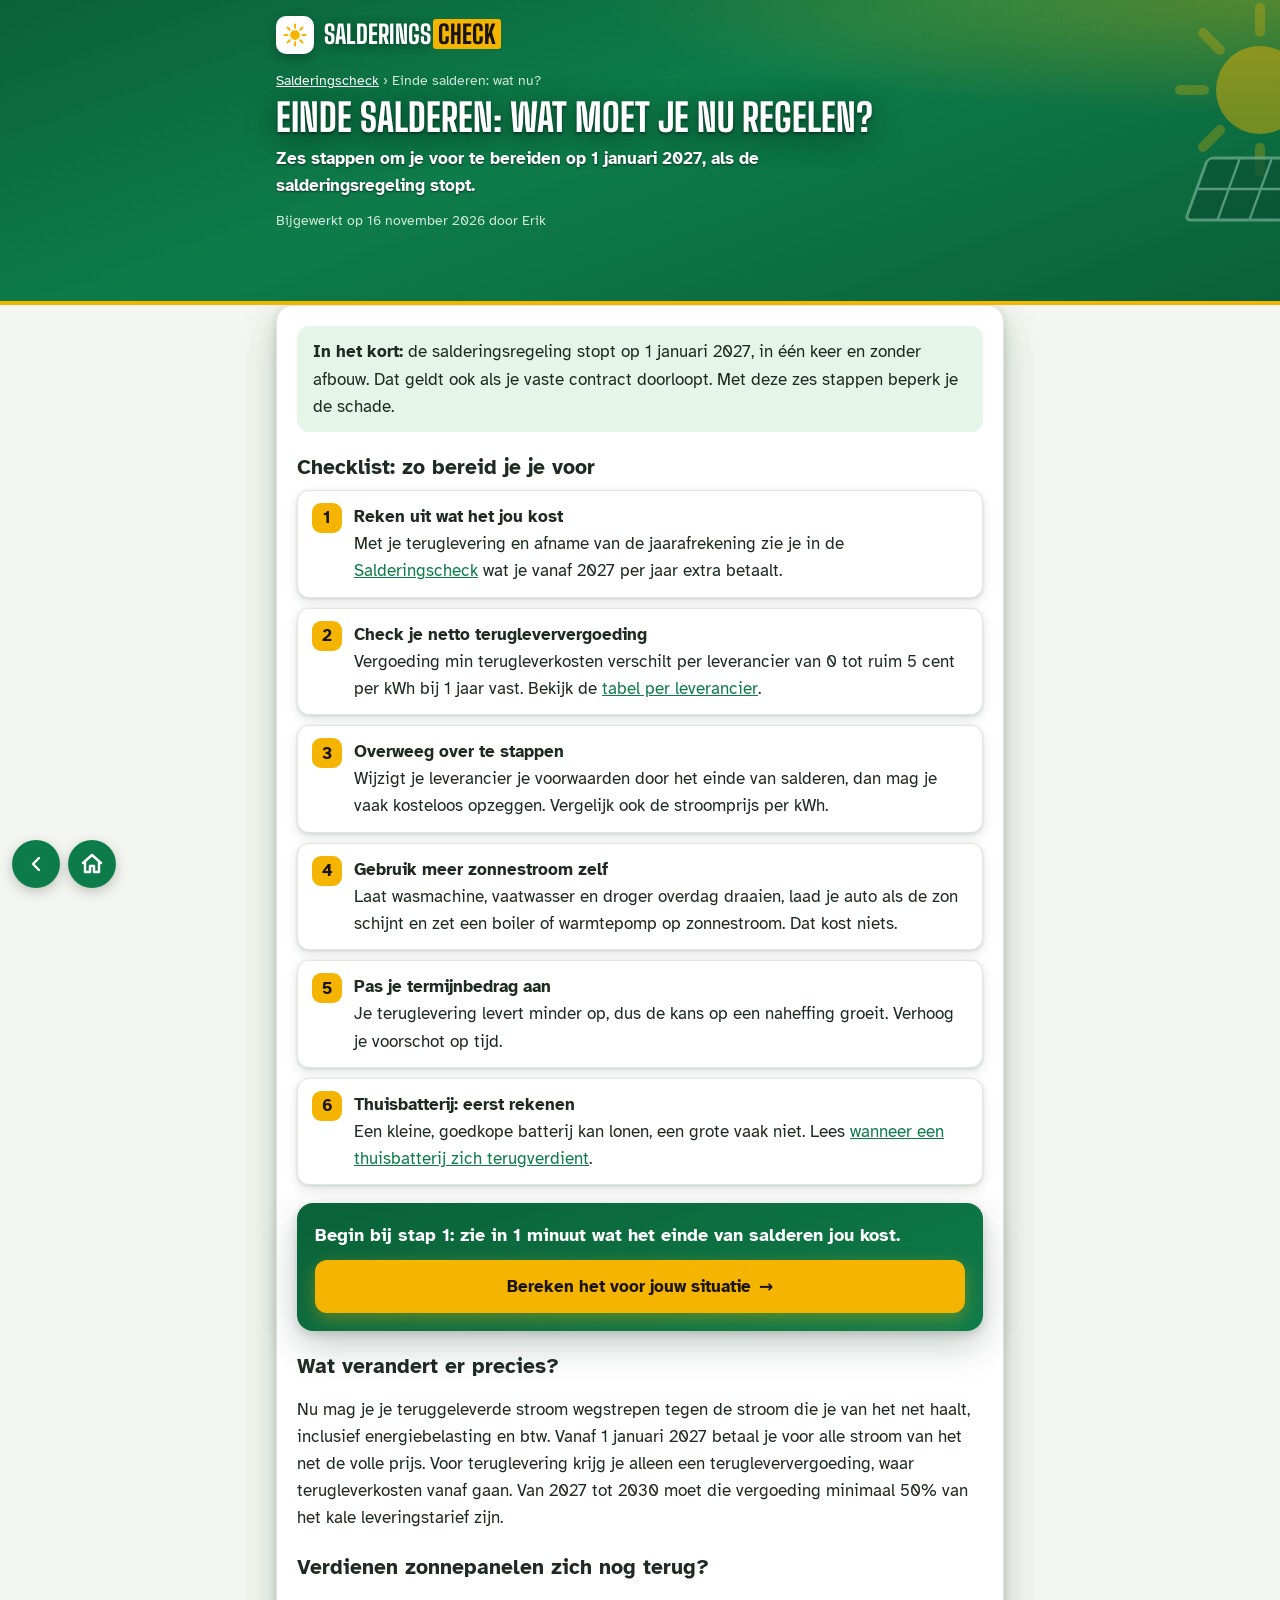
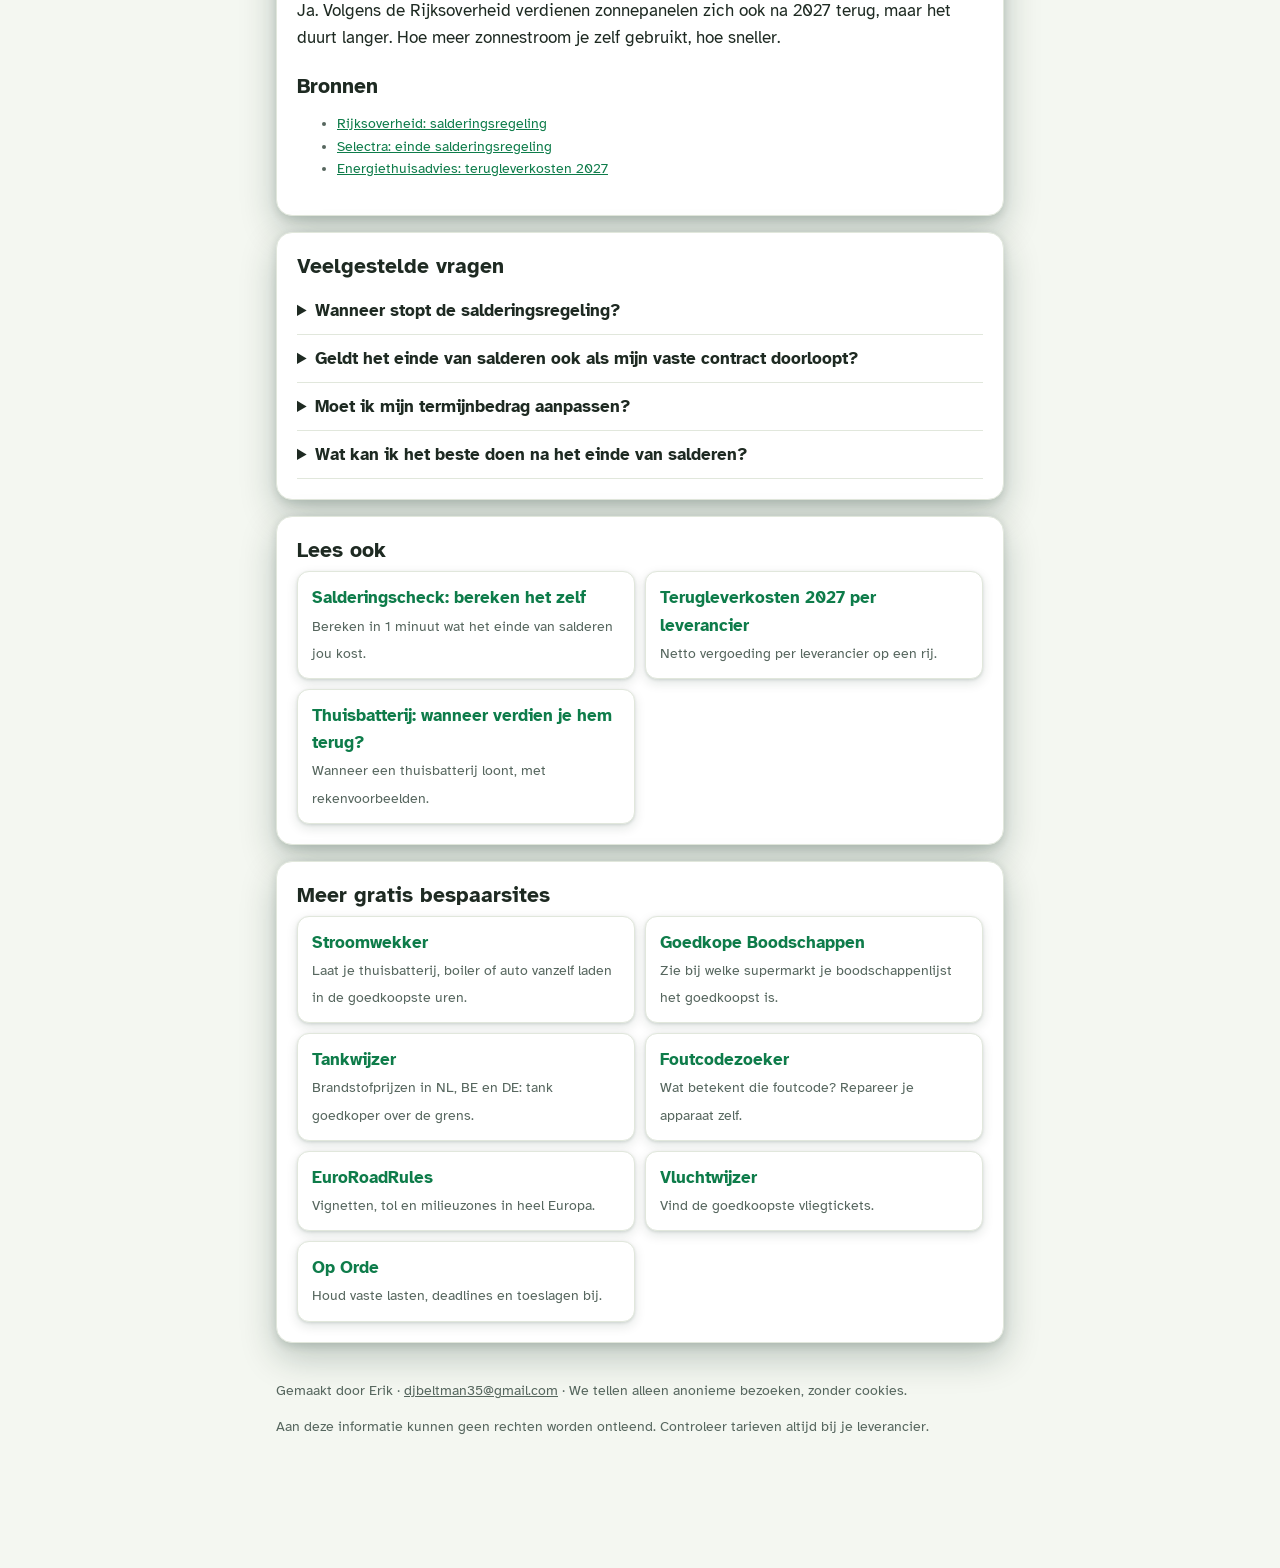
<file: einde-salderen-wat-nu/index.html>
<!DOCTYPE html>
<html lang="nl">
<head>
<meta charset="utf-8">
<meta name="viewport" content="width=device-width, initial-scale=1, viewport-fit=cover">
<title>Einde salderen 2027: wat moet je regelen? Checklist</title>
<meta name="description" content="Einde salderingsregeling op 1 januari 2027: checklist met zes stappen. Kosten berekenen, leverancier vergelijken, zelf meer verbruiken, voorschot aanpassen en eerlijk over de thuisbatterij.">
<link rel="canonical" href="https://salderingscheck-nl.netlify.app/einde-salderen-wat-nu/">
<script data-goatcounter="https://salderingscheck-nl.goatcounter.com/count" async src="//gc.zgo.at/count.js"></script>
<meta name="theme-color" content="#0e7c4a">
<link rel="preload" href="/fonts/big-shoulders-display-800.woff2" as="font" type="font/woff2" crossorigin>
<link rel="preload" href="/fonts/atkinson-hyperlegible-400.woff2" as="font" type="font/woff2" crossorigin>
<link rel="stylesheet" href="/artikel.css">
<link rel="manifest" href="/manifest.webmanifest">
<link rel="icon" href="/icons/icon.svg" type="image/svg+xml">
<link rel="apple-touch-icon" href="/icons/apple-touch-icon.png">
<meta property="og:type" content="article">
<meta property="og:locale" content="nl_NL">
<meta property="og:site_name" content="Salderingscheck">
<meta property="og:title" content="Einde salderen 2027: wat moet je regelen? Checklist">
<meta property="og:description" content="Einde salderingsregeling op 1 januari 2027: checklist met zes stappen. Kosten berekenen, leverancier vergelijken, zelf meer verbruiken, voorschot aanpassen en eerlijk over de thuisbatterij.">
<meta property="og:url" content="https://salderingscheck-nl.netlify.app/einde-salderen-wat-nu/">
<meta property="og:image" content="https://salderingscheck-nl.netlify.app/icons/og-einde-salderen-wat-nu.png">
<meta name="robots" content="max-image-preview:large">
<meta property="og:image:width" content="1200">
<meta property="og:image:height" content="630">
<meta name="twitter:card" content="summary_large_image">
<script type="application/ld+json">
{
 "@context": "https://schema.org",
 "@graph": [
  {
   "@type": "Article",
   "headline": "Einde salderen 2027: wat moet je regelen? Checklist",
   "description": "Einde salderingsregeling op 1 januari 2027: checklist met zes stappen. Kosten berekenen, leverancier vergelijken, zelf meer verbruiken, voorschot aanpassen en eerlijk over de thuisbatterij.",
   "inLanguage": "nl-NL",
   "datePublished": "2026-11-16",
   "dateModified": "2026-11-16",
   "mainEntityOfPage": "https://salderingscheck-nl.netlify.app/einde-salderen-wat-nu/",
   "author": {
    "@type": "Person",
    "name": "Erik",
    "email": "djbeltman35@gmail.com"
   },
   "publisher": {
    "@type": "Organization",
    "name": "Salderingscheck",
    "url": "https://salderingscheck-nl.netlify.app/"
   },
   "image": "https://salderingscheck-nl.netlify.app/icons/og-einde-salderen-wat-nu.png"
  },
  {
   "@type": "BreadcrumbList",
   "itemListElement": [
    {
     "@type": "ListItem",
     "position": 1,
     "name": "Salderingscheck",
     "item": "https://salderingscheck-nl.netlify.app/"
    },
    {
     "@type": "ListItem",
     "position": 2,
     "name": "Einde salderen: wat nu?",
     "item": "https://salderingscheck-nl.netlify.app/einde-salderen-wat-nu/"
    }
   ]
  },
  {
   "@type": "FAQPage",
   "mainEntity": [
    {
     "@type": "Question",
     "name": "Wanneer stopt de salderingsregeling?",
     "acceptedAnswer": {
      "@type": "Answer",
      "text": "Op 1 januari 2027, in één keer en zonder afbouw. Tot en met 31 december 2026 saldeer je nog volledig."
     }
    },
    {
     "@type": "Question",
     "name": "Geldt het einde van salderen ook als mijn vaste contract doorloopt?",
     "acceptedAnswer": {
      "@type": "Answer",
      "text": "Ja. Het wettelijke einde geldt voor iedereen, ook met een vast contract dat na 1 januari 2027 doorloopt."
     }
    },
    {
     "@type": "Question",
     "name": "Moet ik mijn termijnbedrag aanpassen?",
     "acceptedAnswer": {
      "@type": "Answer",
      "text": "Dat is verstandig. Omdat teruglevering minder oplevert, betaal je vanaf 2027 meer. Een hoger voorschot voorkomt een grote naheffing bij de jaarafrekening."
     }
    },
    {
     "@type": "Question",
     "name": "Wat kan ik het beste doen na het einde van salderen?",
     "acceptedAnswer": {
      "@type": "Answer",
      "text": "Zelf meer zonnestroom gebruiken is gratis en levert het meest op. Daarna: een leverancier kiezen met een goede netto terugleververgoeding, en alleen een thuisbatterij kopen als die zich binnen de levensduur terugverdient."
     }
    }
   ]
  }
 ]
}
</script>
<script src="/installeer.js" defer></script></head>
<body>
<header class="hero">
  <svg class="deco" viewBox="0 0 260 260" aria-hidden="true"><g stroke="#f5b400" stroke-width="10" stroke-linecap="round" opacity=".55"><path d="M170 18v24M170 158v24M90 100h24M226 100h24M113 43l17 17M210 140l17 17M113 157l17-17M210 60l17-17"/></g><circle cx="170" cy="100" r="44" fill="#f5b400" opacity=".9"/><g transform="translate(118 168) skewX(-20)" opacity=".75"><rect width="128" height="62" rx="5" fill="#0a3d2f" stroke="#cfe9dd" stroke-width="3"/><path d="M32 0v62M64 0v62M96 0v62M0 31h128" stroke="#cfe9dd" stroke-width="2.5"/></g></svg>
  <div class="wrap">
    <a class="brand" href="/"><span class="mark" aria-hidden="true"><svg viewBox="0 0 64 64" aria-hidden="true"><circle cx="32" cy="32" r="12" fill="#f5b400"/><g stroke="#f5b400" stroke-width="5" stroke-linecap="round"><path d="M32 6v8M32 50v8M6 32h8M50 32h8M13.6 13.6l5.6 5.6M44.8 44.8l5.6 5.6M13.6 50.4l5.6-5.6M44.8 19.2l5.6-5.6"/></g></svg></span><b>Salderings<span>check</span></b></a>
    <nav class="crumbs" aria-label="Kruimelpad"><a href="/">Salderingscheck</a> › Einde salderen: wat nu?</nav>
    <h1>Einde salderen: wat moet je nu regelen?</h1>
    <p class="lead">Zes stappen om je voor te bereiden op 1 januari 2027, als de salderingsregeling stopt.</p>
    <p class="meta">Bijgewerkt op <time datetime="2026-11-16">16 november 2026</time> door Erik</p>
  </div>
</header>
<main class="wrap">

  <section class="card">
    <div class="kort"><p><b>In het kort:</b> de salderingsregeling stopt op 1 januari 2027, in één keer en zonder afbouw. Dat geldt ook als je vaste contract doorloopt. Met deze zes stappen beperk je de schade.</p></div>
    <h2>Checklist: zo bereid je je voor</h2>
    <ol class="steps">
      <li><b>Reken uit wat het jou kost</b>Met je teruglevering en afname van de jaarafrekening zie je in de <a href="/#h-invoer">Salderingscheck</a> wat je vanaf 2027 per jaar extra betaalt.</li>
      <li><b>Check je netto terugleververgoeding</b>Vergoeding min terugleverkosten verschilt per leverancier van 0 tot ruim 5 cent per kWh bij 1 jaar vast. Bekijk de <a href="/terugleverkosten-2027/">tabel per leverancier</a>.</li>
      <li><b>Overweeg over te stappen</b>Wijzigt je leverancier je voorwaarden door het einde van salderen, dan mag je vaak kosteloos opzeggen. Vergelijk ook de stroomprijs per kWh.</li>
      <li><b>Gebruik meer zonnestroom zelf</b>Laat wasmachine, vaatwasser en droger overdag draaien, laad je auto als de zon schijnt en zet een boiler of warmtepomp op zonnestroom. Dat kost niets.</li>
      <li><b>Pas je termijnbedrag aan</b>Je teruglevering levert minder op, dus de kans op een naheffing groeit. Verhoog je voorschot op tijd.</li>
      <li><b>Thuisbatterij: eerst rekenen</b>Een kleine, goedkope batterij kan lonen, een grote vaak niet. Lees <a href="/thuisbatterij-terugverdientijd/">wanneer een thuisbatterij zich terugverdient</a>.</li>
    </ol>
    <div class="cta"><b>Begin bij stap 1: zie in 1 minuut wat het einde van salderen jou kost.</b><a href="/#h-invoer">Bereken het voor jouw situatie <span aria-hidden="true">→</span></a></div>
    <h2>Wat verandert er precies?</h2>
    <p>Nu mag je je teruggeleverde stroom wegstrepen tegen de stroom die je van het net haalt, inclusief energiebelasting en btw. Vanaf 1 januari 2027 betaal je voor alle stroom van het net de volle prijs. Voor teruglevering krijg je alleen een terugleververgoeding, waar terugleverkosten vanaf gaan. Van 2027 tot 2030 moet die vergoeding minimaal 50% van het kale leveringstarief zijn.</p>
    <h2>Verdienen zonnepanelen zich nog terug?</h2>
    <p>Ja. Volgens de Rijksoverheid verdienen zonnepanelen zich ook na 2027 terug, maar het duurt langer. Hoe meer zonnestroom je zelf gebruikt, hoe sneller.</p>
    <h2>Bronnen</h2>
    <ul class="note">
      <li><a href="https://www.rijksoverheid.nl/onderwerpen/energie-thuis/salderingsregeling" rel="noopener">Rijksoverheid: salderingsregeling</a></li>
      <li><a href="https://selectra.nl/energie/zonnepanelen/salderingsregeling" rel="noopener">Selectra: einde salderingsregeling</a></li>
      <li><a href="https://www.energiethuisadvies.nl/kennisbank/terugleverkosten-2027" rel="noopener">Energiethuisadvies: terugleverkosten 2027</a></li>
    </ul>
  </section>
<section class="card faq" aria-labelledby="h-faq"><h2 id="h-faq">Veelgestelde vragen</h2><details><summary>Wanneer stopt de salderingsregeling?</summary><p>Op 1 januari 2027, in één keer en zonder afbouw. Tot en met 31 december 2026 saldeer je nog volledig.</p></details><details><summary>Geldt het einde van salderen ook als mijn vaste contract doorloopt?</summary><p>Ja. Het wettelijke einde geldt voor iedereen, ook met een vast contract dat na 1 januari 2027 doorloopt.</p></details><details><summary>Moet ik mijn termijnbedrag aanpassen?</summary><p>Dat is verstandig. Omdat teruglevering minder oplevert, betaal je vanaf 2027 meer. Een hoger voorschot voorkomt een grote naheffing bij de jaarafrekening.</p></details><details><summary>Wat kan ik het beste doen na het einde van salderen?</summary><p>Zelf meer zonnestroom gebruiken is gratis en levert het meest op. Daarna: een leverancier kiezen met een goede netto terugleververgoeding, en alleen een thuisbatterij kopen als die zich binnen de levensduur terugverdient.</p></details></section>
  <section class="card" aria-labelledby="h-lees"><h2 id="h-lees">Lees ook</h2><div class="meer"><a href="/"><b>Salderingscheck: bereken het zelf</b><span>Bereken in 1 minuut wat het einde van salderen jou kost.</span></a><a href="/terugleverkosten-2027/"><b>Terugleverkosten 2027 per leverancier</b><span>Netto vergoeding per leverancier op een rij.</span></a><a href="/thuisbatterij-terugverdientijd/"><b>Thuisbatterij: wanneer verdien je hem terug?</b><span>Wanneer een thuisbatterij loont, met rekenvoorbeelden.</span></a></div></section>
  <section class="card" aria-labelledby="h-meer"><h2 id="h-meer">Meer gratis bespaarsites</h2><div class="meer"><a href="https://stroomwekker.eu/"><b>Stroomwekker</b><span>Laat je thuisbatterij, boiler of auto vanzelf laden in de goedkoopste uren.</span></a><a href="https://boodschappenvergelijk.nl/"><b>Goedkope Boodschappen</b><span>Zie bij welke supermarkt je boodschappenlijst het goedkoopst is.</span></a><a href="https://goedkopertanken.netlify.app/"><b>Tankwijzer</b><span>Brandstofprijzen in NL, BE en DE: tank goedkoper over de grens.</span></a><a href="https://foutcodezoeker.nl/"><b>Foutcodezoeker</b><span>Wat betekent die foutcode? Repareer je apparaat zelf.</span></a><a href="https://euroroadrules.eu/nl/"><b>EuroRoadRules</b><span>Vignetten, tol en milieuzones in heel Europa.</span></a><a href="https://vluchtwijzer.netlify.app/"><b>Vluchtwijzer</b><span>Vind de goedkoopste vliegtickets.</span></a><a href="https://allesoporde.netlify.app/"><b>Op Orde</b><span>Houd vaste lasten, deadlines en toeslagen bij.</span></a></div></section>
  <footer>
    <p>Gemaakt door Erik · <a href="mailto:djbeltman35@gmail.com">djbeltman35@gmail.com</a> · We tellen alleen anonieme bezoeken, zonder cookies.</p>
    <p>Aan deze informatie kunnen geen rechten worden ontleend. Controleer tarieven altijd bij je leverancier.</p>
  </footer>
</main>
</body>
</html>
</file>
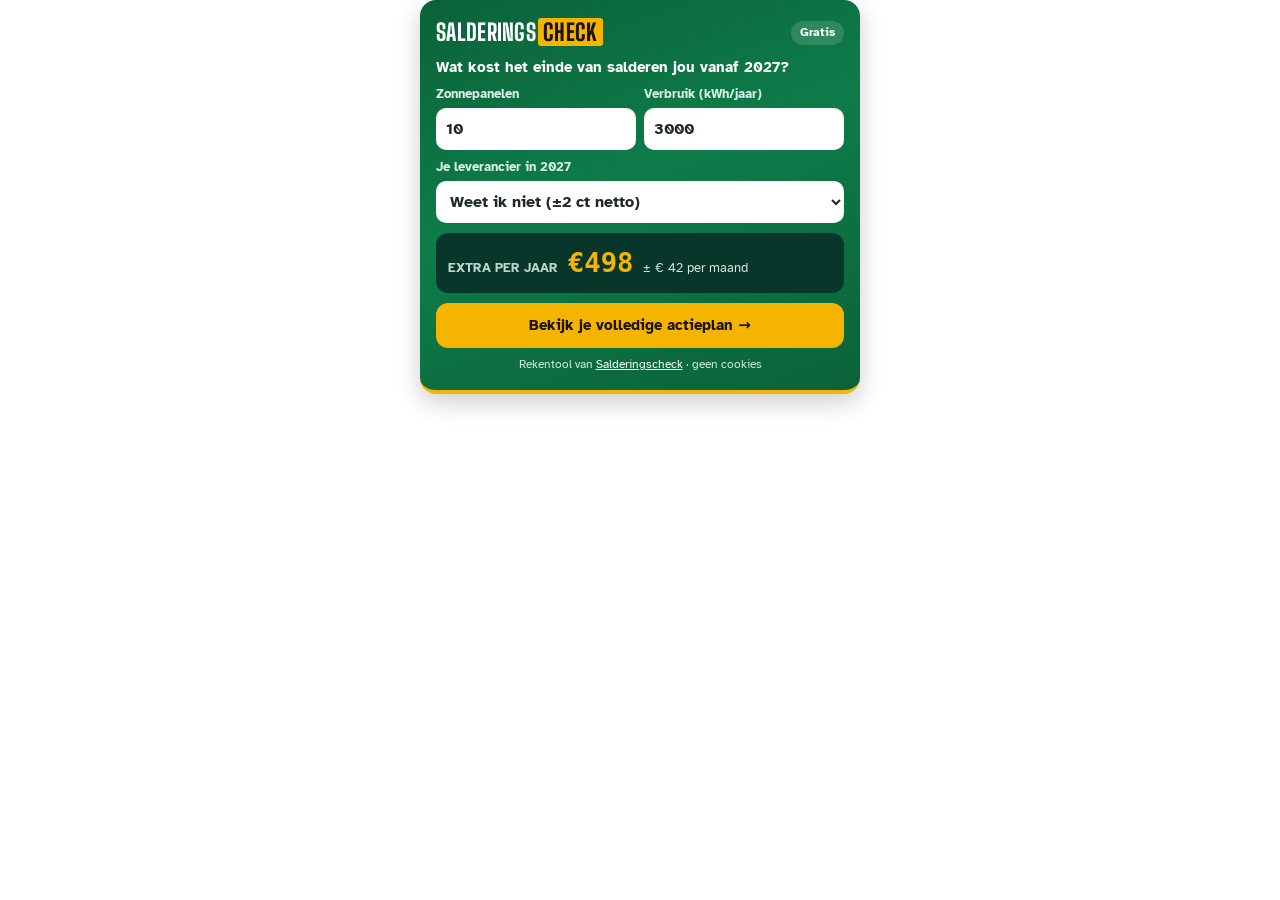
<file: embed/index.html>
<!DOCTYPE html>
<html lang="nl">
<head>
<meta charset="utf-8">
<meta name="viewport" content="width=device-width, initial-scale=1">
<title>Salderingscheck widget: wat kost het einde van salderen jou?</title>
<meta name="robots" content="noindex, follow">
<link rel="canonical" href="https://salderingscheck-nl.netlify.app/">
<link rel="stylesheet" href="/embed/embed.css">
</head>
<body>
<div class="w">
  <div class="top"><span class="logo">SALDERINGS<span>CHECK</span></span><span class="tag">Gratis</span></div>
  <p class="q">Wat kost het einde van salderen jou vanaf 2027?</p>
  <div class="row">
    <label>Zonnepanelen<input id="panelen" type="number" inputmode="numeric" min="0" max="200" value="10"></label>
    <label>Verbruik (kWh/jaar)<input id="verbruik" type="number" inputmode="numeric" min="0" step="100" value="3000"></label>
  </div>
  <label class="full">Je leverancier in 2027<select id="leverancier"><option value="">Weet ik niet (±2 ct netto)</option></select></label>
  <div class="out"><span>Extra per jaar</span><b id="extra">€ 0</b><small id="maand"></small></div>
  <a class="cta" id="cta" href="https://salderingscheck-nl.netlify.app/?bron=widget" target="_blank" rel="noopener">Bekijk je volledige actieplan →</a>
  <p class="foot">Rekentool van <a href="https://salderingscheck-nl.netlify.app/?bron=widget" target="_blank" rel="noopener">Salderingscheck</a> · geen cookies</p>
</div>
<script src="/calc.js"></script>
<script src="/embed/embed.js"></script>
</body>
</html>
</file>
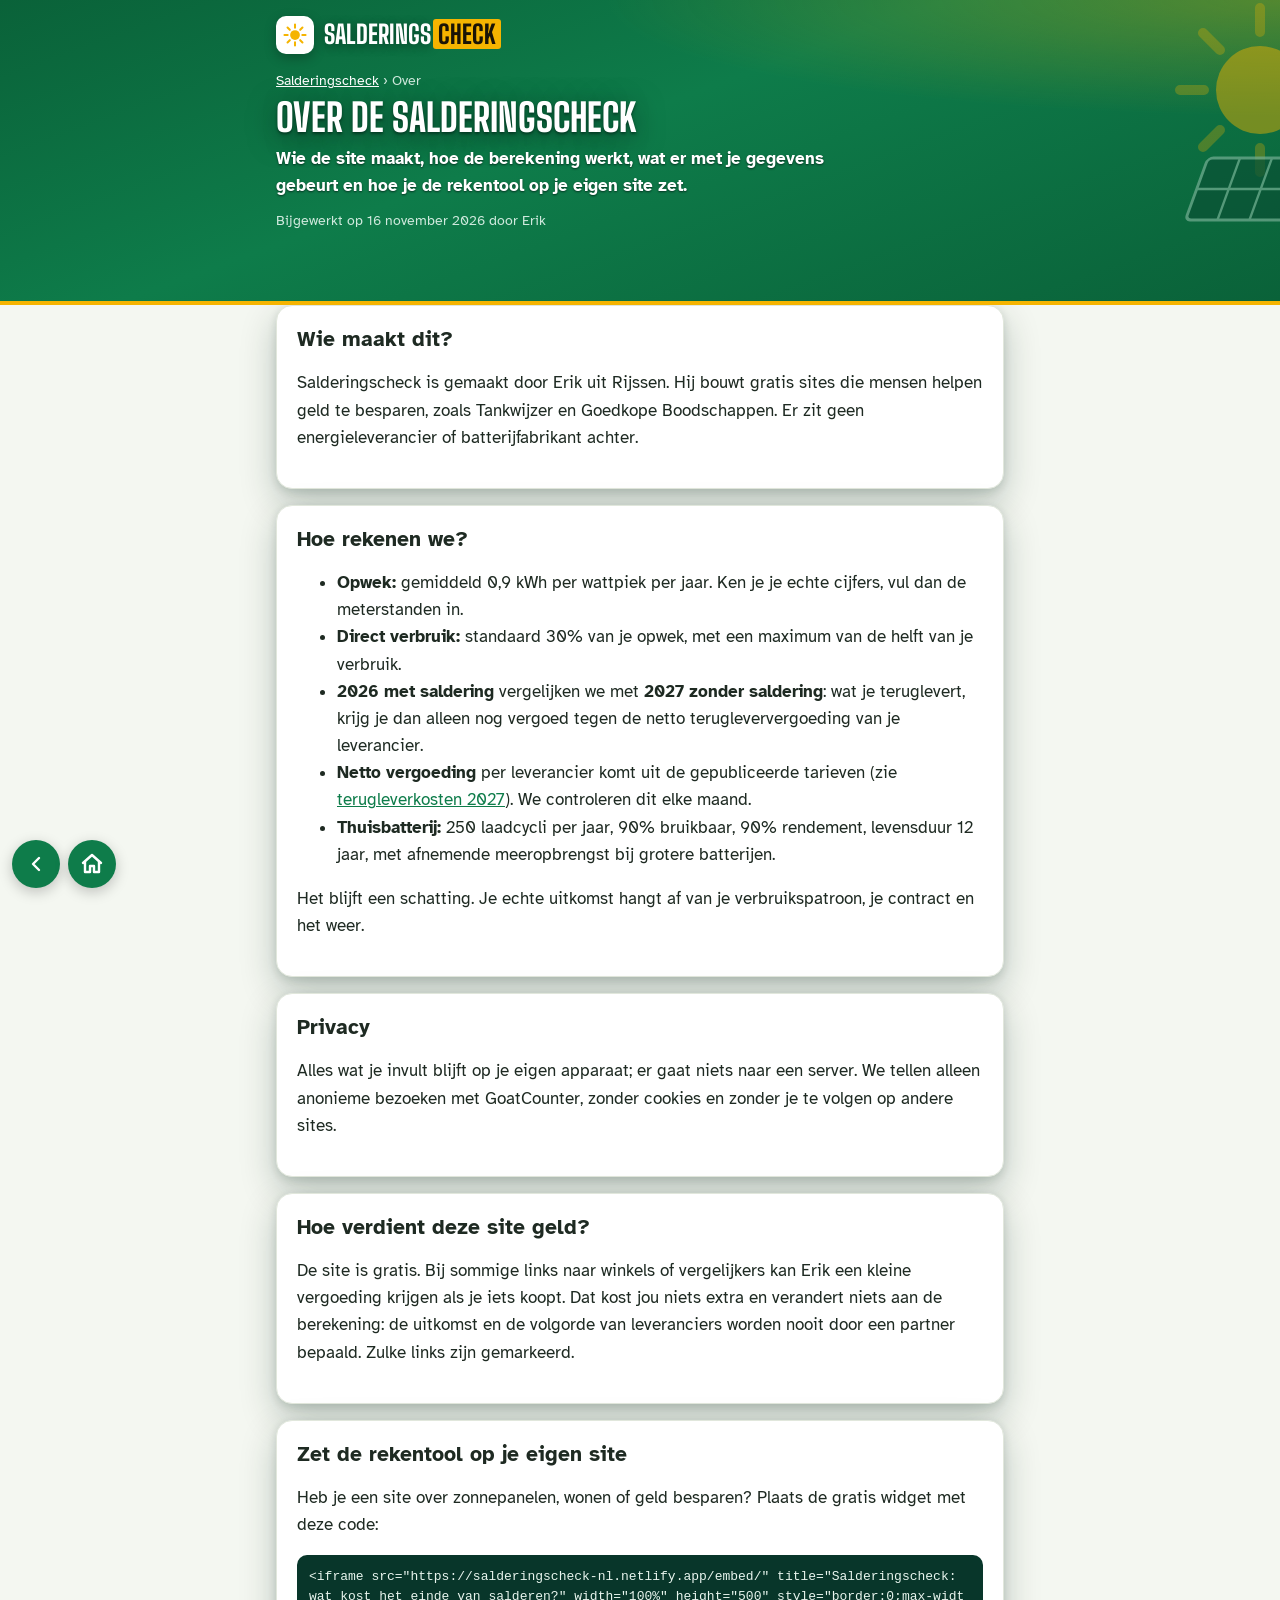
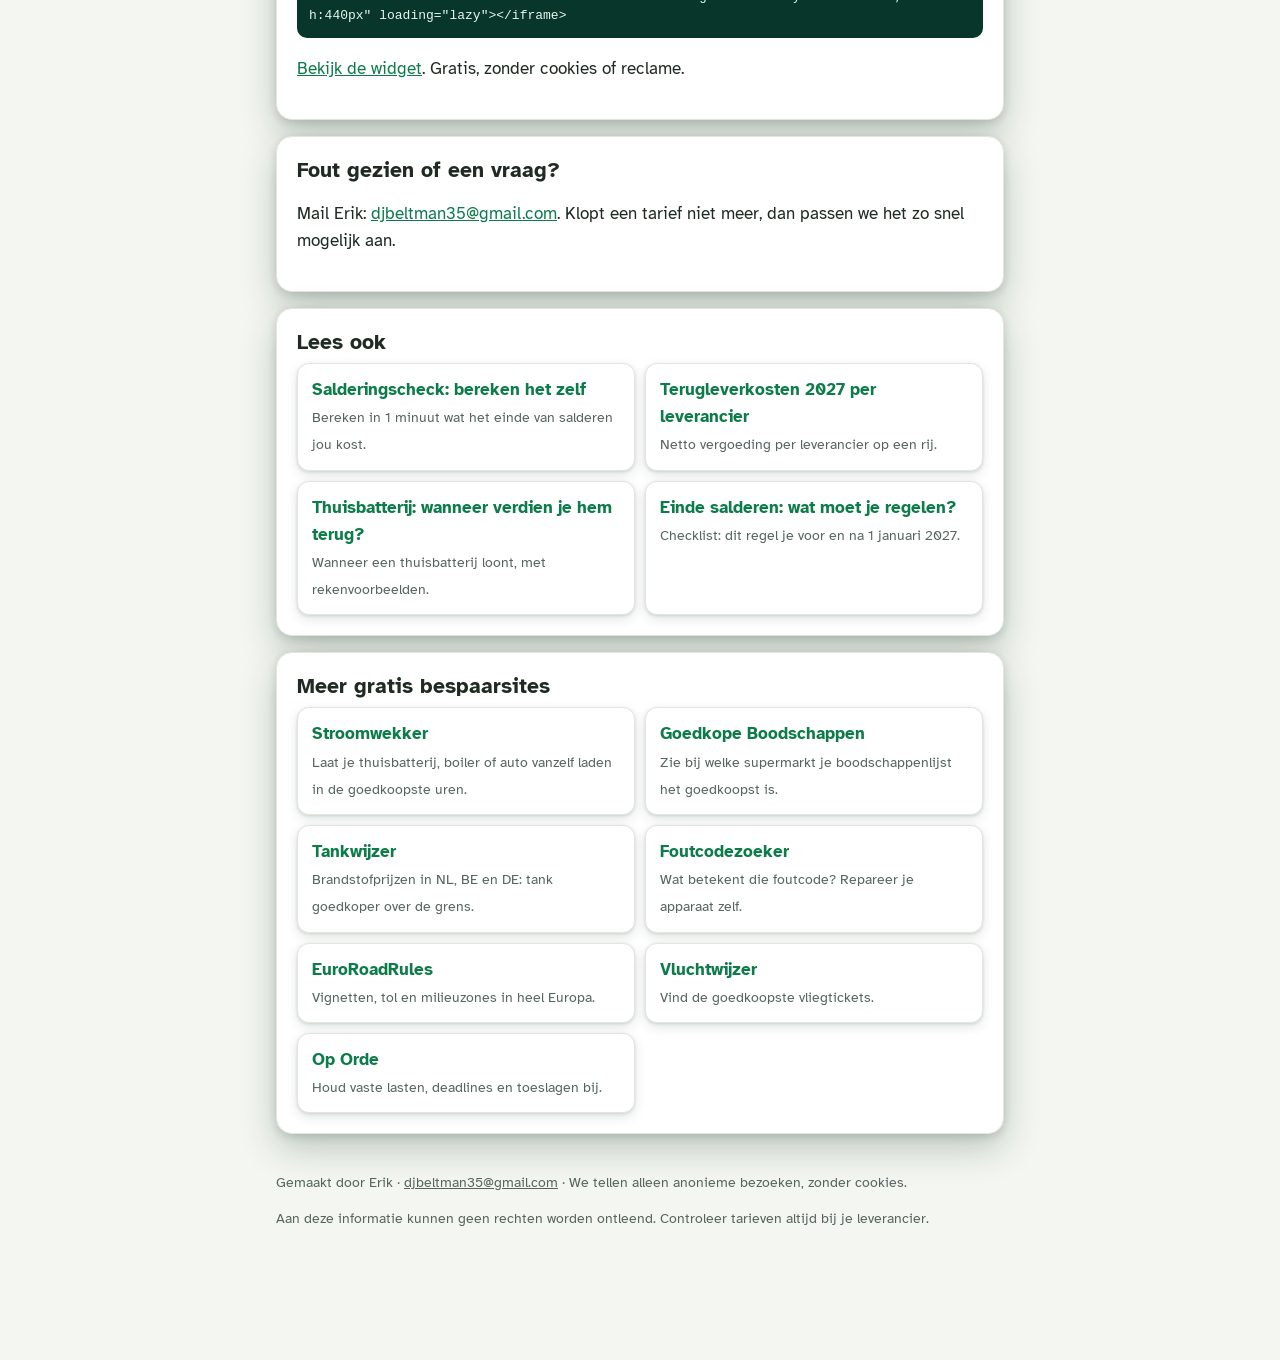
<file: over/index.html>
<!DOCTYPE html>
<html lang="nl">
<head>
<meta charset="utf-8">
<meta name="viewport" content="width=device-width, initial-scale=1, viewport-fit=cover">
<title>Over Salderingscheck: wie, hoe we rekenen en privacy</title>
<meta name="description" content="Over Salderingscheck: onafhankelijke, gratis rekentool van Erik. Uitleg van de berekening, bronnen, privacy zonder cookies en een gratis widget voor je eigen site.">
<link rel="canonical" href="https://salderingscheck-nl.netlify.app/over/">
<script data-goatcounter="https://salderingscheck-nl.goatcounter.com/count" async src="//gc.zgo.at/count.js"></script>
<meta name="theme-color" content="#0e7c4a">
<link rel="preload" href="/fonts/big-shoulders-display-800.woff2" as="font" type="font/woff2" crossorigin>
<link rel="preload" href="/fonts/atkinson-hyperlegible-400.woff2" as="font" type="font/woff2" crossorigin>
<link rel="stylesheet" href="/artikel.css">
<link rel="manifest" href="/manifest.webmanifest">
<link rel="icon" href="/icons/icon.svg" type="image/svg+xml">
<link rel="apple-touch-icon" href="/icons/apple-touch-icon.png">
<meta property="og:type" content="article">
<meta property="og:locale" content="nl_NL">
<meta property="og:site_name" content="Salderingscheck">
<meta property="og:title" content="Over Salderingscheck: wie, hoe we rekenen en privacy">
<meta property="og:description" content="Over Salderingscheck: onafhankelijke, gratis rekentool van Erik. Uitleg van de berekening, bronnen, privacy zonder cookies en een gratis widget voor je eigen site.">
<meta property="og:url" content="https://salderingscheck-nl.netlify.app/over/">
<meta property="og:image" content="https://salderingscheck-nl.netlify.app/icons/og-over.png">
<meta name="robots" content="max-image-preview:large">
<meta property="og:image:width" content="1200">
<meta property="og:image:height" content="630">
<meta name="twitter:card" content="summary_large_image">
<script type="application/ld+json">
{
 "@context": "https://schema.org",
 "@graph": [
  {
   "@type": "Article",
   "headline": "Over Salderingscheck: wie, hoe we rekenen en privacy",
   "description": "Over Salderingscheck: onafhankelijke, gratis rekentool van Erik. Uitleg van de berekening, bronnen, privacy zonder cookies en een gratis widget voor je eigen site.",
   "inLanguage": "nl-NL",
   "datePublished": "2026-11-16",
   "dateModified": "2026-11-16",
   "mainEntityOfPage": "https://salderingscheck-nl.netlify.app/over/",
   "author": {
    "@type": "Person",
    "name": "Erik",
    "email": "djbeltman35@gmail.com"
   },
   "publisher": {
    "@type": "Organization",
    "name": "Salderingscheck",
    "url": "https://salderingscheck-nl.netlify.app/"
   },
   "image": "https://salderingscheck-nl.netlify.app/icons/og-over.png"
  },
  {
   "@type": "BreadcrumbList",
   "itemListElement": [
    {
     "@type": "ListItem",
     "position": 1,
     "name": "Salderingscheck",
     "item": "https://salderingscheck-nl.netlify.app/"
    },
    {
     "@type": "ListItem",
     "position": 2,
     "name": "Over",
     "item": "https://salderingscheck-nl.netlify.app/over/"
    }
   ]
  }
 ]
}
</script>
<script src="/installeer.js" defer></script></head>
<body>
<header class="hero">
  <svg class="deco" viewBox="0 0 260 260" aria-hidden="true"><g stroke="#f5b400" stroke-width="10" stroke-linecap="round" opacity=".55"><path d="M170 18v24M170 158v24M90 100h24M226 100h24M113 43l17 17M210 140l17 17M113 157l17-17M210 60l17-17"/></g><circle cx="170" cy="100" r="44" fill="#f5b400" opacity=".9"/><g transform="translate(118 168) skewX(-20)" opacity=".75"><rect width="128" height="62" rx="5" fill="#0a3d2f" stroke="#cfe9dd" stroke-width="3"/><path d="M32 0v62M64 0v62M96 0v62M0 31h128" stroke="#cfe9dd" stroke-width="2.5"/></g></svg>
  <div class="wrap">
    <a class="brand" href="/"><span class="mark" aria-hidden="true"><svg viewBox="0 0 64 64" aria-hidden="true"><circle cx="32" cy="32" r="12" fill="#f5b400"/><g stroke="#f5b400" stroke-width="5" stroke-linecap="round"><path d="M32 6v8M32 50v8M6 32h8M50 32h8M13.6 13.6l5.6 5.6M44.8 44.8l5.6 5.6M13.6 50.4l5.6-5.6M44.8 19.2l5.6-5.6"/></g></svg></span><b>Salderings<span>check</span></b></a>
    <nav class="crumbs" aria-label="Kruimelpad"><a href="/">Salderingscheck</a> › Over</nav>
    <h1>Over de Salderingscheck</h1>
    <p class="lead">Wie de site maakt, hoe de berekening werkt, wat er met je gegevens gebeurt en hoe je de rekentool op je eigen site zet.</p>
    <p class="meta">Bijgewerkt op <time datetime="2026-11-16">16 november 2026</time> door Erik</p>
  </div>
</header>
<main class="wrap">

  <section class="card" aria-labelledby="h-wie"><h2 id="h-wie">Wie maakt dit?</h2>
  <p>Salderingscheck is gemaakt door Erik uit Rijssen. Hij bouwt gratis sites die mensen helpen geld te besparen, zoals Tankwijzer en Goedkope Boodschappen. Er zit geen energieleverancier of batterijfabrikant achter.</p></section>
  <section class="card" aria-labelledby="h-hoe"><h2 id="h-hoe">Hoe rekenen we?</h2>
  <ul>
  <li><b>Opwek:</b> gemiddeld 0,9 kWh per wattpiek per jaar. Ken je je echte cijfers, vul dan de meterstanden in.</li>
  <li><b>Direct verbruik:</b> standaard 30% van je opwek, met een maximum van de helft van je verbruik.</li>
  <li><b>2026 met saldering</b> vergelijken we met <b>2027 zonder saldering</b>: wat je teruglevert, krijg je dan alleen nog vergoed tegen de netto terugleververgoeding van je leverancier.</li>
  <li><b>Netto vergoeding</b> per leverancier komt uit de gepubliceerde tarieven (zie <a href="/terugleverkosten-2027/">terugleverkosten 2027</a>). We controleren dit elke maand.</li>
  <li><b>Thuisbatterij:</b> 250 laadcycli per jaar, 90% bruikbaar, 90% rendement, levensduur 12 jaar, met afnemende meeropbrengst bij grotere batterijen.</li>
  </ul>
  <p>Het blijft een schatting. Je echte uitkomst hangt af van je verbruikspatroon, je contract en het weer.</p></section>
  <section class="card" aria-labelledby="h-privacy"><h2 id="h-privacy">Privacy</h2>
  <p>Alles wat je invult blijft op je eigen apparaat; er gaat niets naar een server. We tellen alleen anonieme bezoeken met GoatCounter, zonder cookies en zonder je te volgen op andere sites.</p></section>
  <section class="card" aria-labelledby="h-geld"><h2 id="h-geld">Hoe verdient deze site geld?</h2>
  <p>De site is gratis. Bij sommige links naar winkels of vergelijkers kan Erik een kleine vergoeding krijgen als je iets koopt. Dat kost jou niets extra en verandert niets aan de berekening: de uitkomst en de volgorde van leveranciers worden nooit door een partner bepaald. Zulke links zijn gemarkeerd.</p></section>
  <section class="card" aria-labelledby="h-widget"><h2 id="h-widget">Zet de rekentool op je eigen site</h2>
  <p>Heb je een site over zonnepanelen, wonen of geld besparen? Plaats de gratis widget met deze code:</p>
  <pre class="code"><code>&lt;iframe src="https://salderingscheck-nl.netlify.app/embed/" title="Salderingscheck: wat kost het einde van salderen?" width="100%" height="500" style="border:0;max-width:440px" loading="lazy"&gt;&lt;/iframe&gt;</code></pre>
  <p><a href="/embed/">Bekijk de widget</a>. Gratis, zonder cookies of reclame.</p></section>
  <section class="card" aria-labelledby="h-contact"><h2 id="h-contact">Fout gezien of een vraag?</h2>
  <p>Mail Erik: <a href="mailto:djbeltman35@gmail.com">djbeltman35@gmail.com</a>. Klopt een tarief niet meer, dan passen we het zo snel mogelijk aan.</p></section>


  <section class="card" aria-labelledby="h-lees"><h2 id="h-lees">Lees ook</h2><div class="meer"><a href="/"><b>Salderingscheck: bereken het zelf</b><span>Bereken in 1 minuut wat het einde van salderen jou kost.</span></a><a href="/terugleverkosten-2027/"><b>Terugleverkosten 2027 per leverancier</b><span>Netto vergoeding per leverancier op een rij.</span></a><a href="/thuisbatterij-terugverdientijd/"><b>Thuisbatterij: wanneer verdien je hem terug?</b><span>Wanneer een thuisbatterij loont, met rekenvoorbeelden.</span></a><a href="/einde-salderen-wat-nu/"><b>Einde salderen: wat moet je regelen?</b><span>Checklist: dit regel je voor en na 1 januari 2027.</span></a></div></section>
  <section class="card" aria-labelledby="h-meer"><h2 id="h-meer">Meer gratis bespaarsites</h2><div class="meer"><a href="https://stroomwekker.eu/"><b>Stroomwekker</b><span>Laat je thuisbatterij, boiler of auto vanzelf laden in de goedkoopste uren.</span></a><a href="https://boodschappenvergelijk.nl/"><b>Goedkope Boodschappen</b><span>Zie bij welke supermarkt je boodschappenlijst het goedkoopst is.</span></a><a href="https://goedkopertanken.netlify.app/"><b>Tankwijzer</b><span>Brandstofprijzen in NL, BE en DE: tank goedkoper over de grens.</span></a><a href="https://foutcodezoeker.nl/"><b>Foutcodezoeker</b><span>Wat betekent die foutcode? Repareer je apparaat zelf.</span></a><a href="https://euroroadrules.eu/nl/"><b>EuroRoadRules</b><span>Vignetten, tol en milieuzones in heel Europa.</span></a><a href="https://vluchtwijzer.netlify.app/"><b>Vluchtwijzer</b><span>Vind de goedkoopste vliegtickets.</span></a><a href="https://allesoporde.netlify.app/"><b>Op Orde</b><span>Houd vaste lasten, deadlines en toeslagen bij.</span></a></div></section>
  <footer>
    <p>Gemaakt door Erik · <a href="mailto:djbeltman35@gmail.com">djbeltman35@gmail.com</a> · We tellen alleen anonieme bezoeken, zonder cookies.</p>
    <p>Aan deze informatie kunnen geen rechten worden ontleend. Controleer tarieven altijd bij je leverancier.</p>
  </footer>
</main>
</body>
</html>
</file>
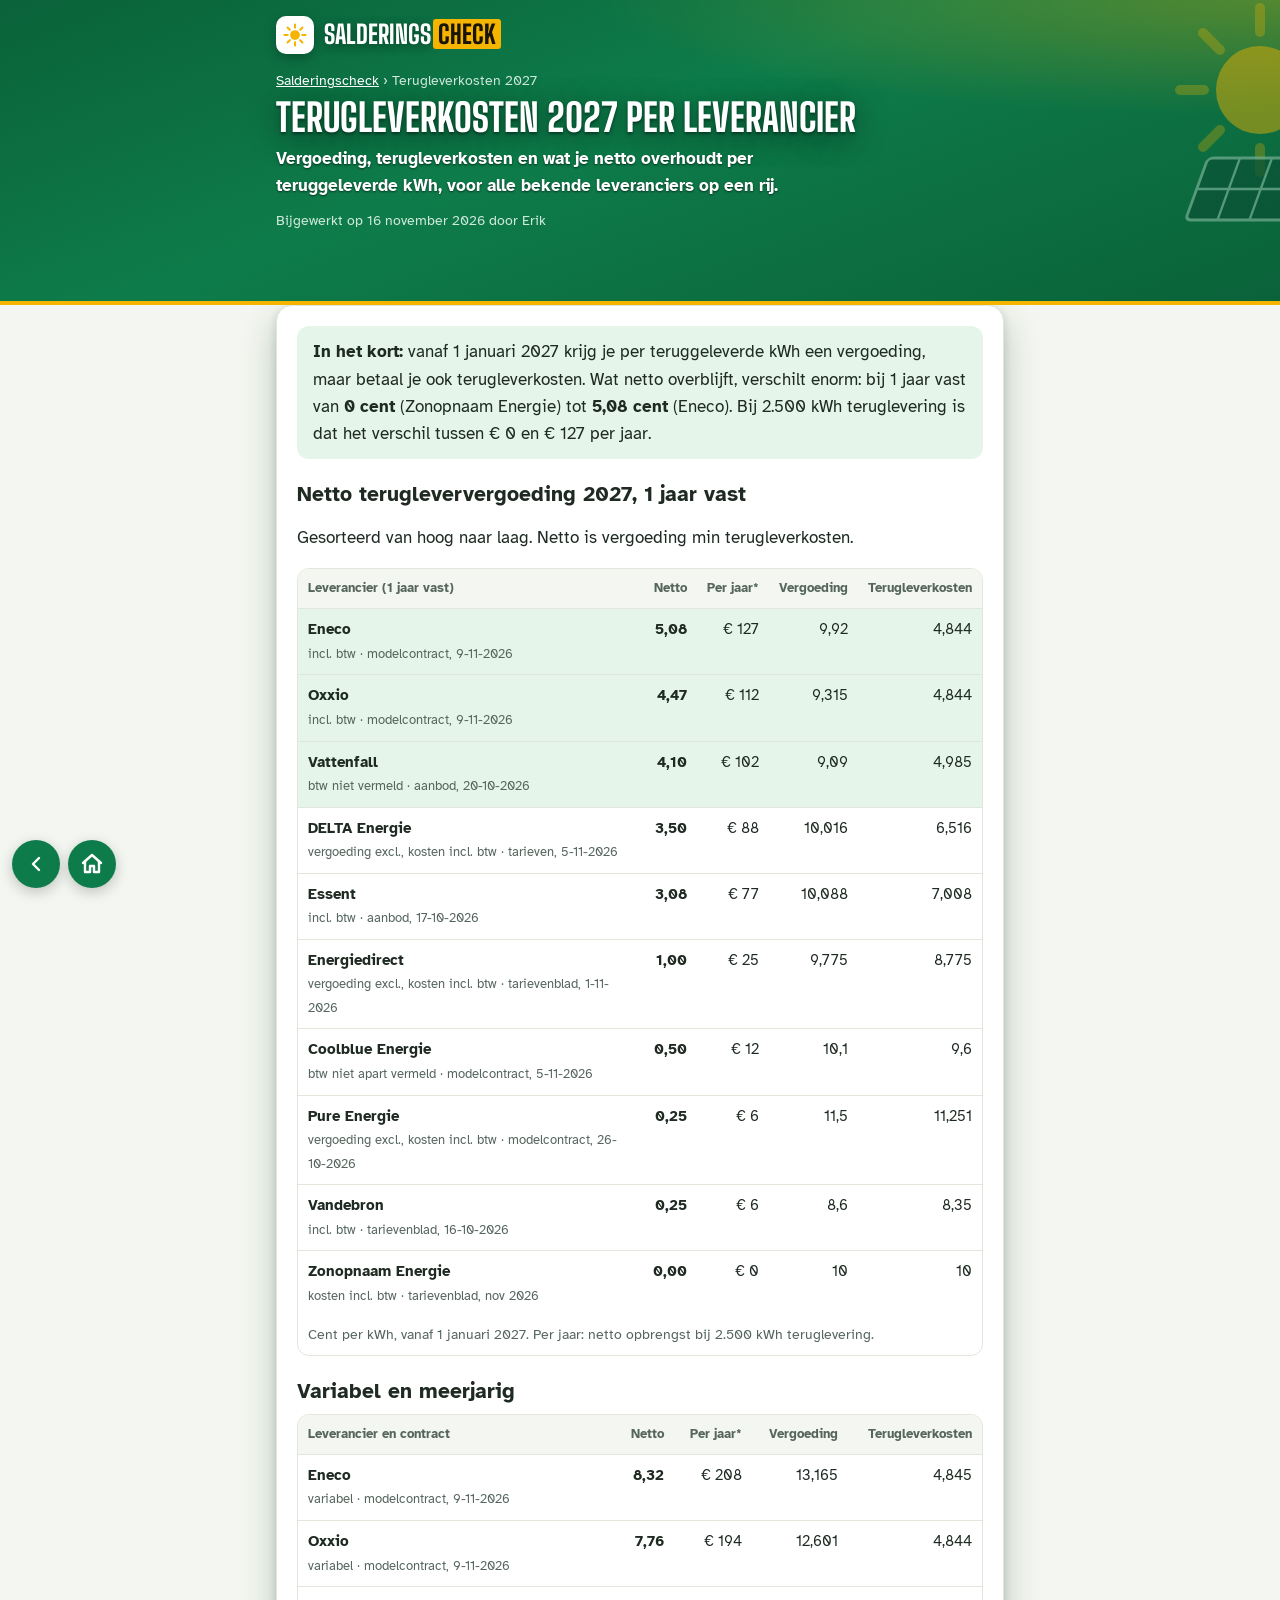
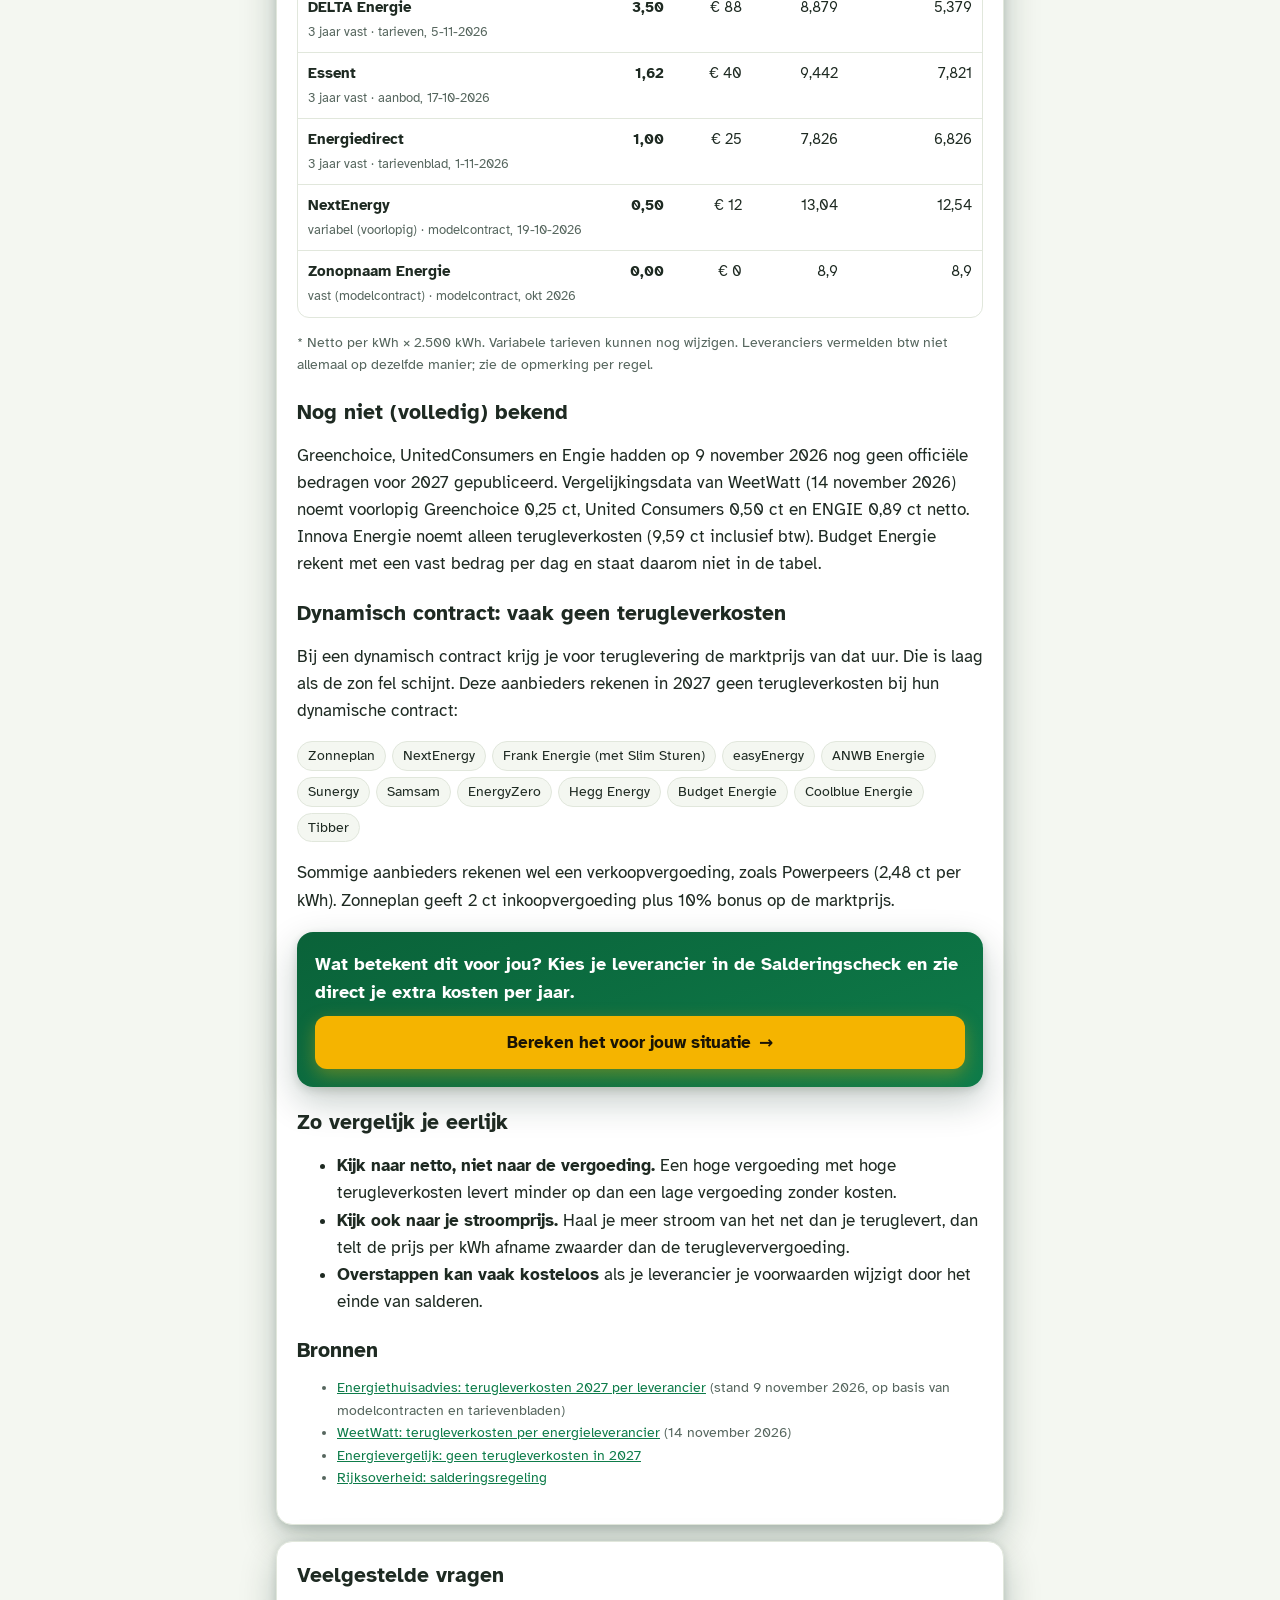
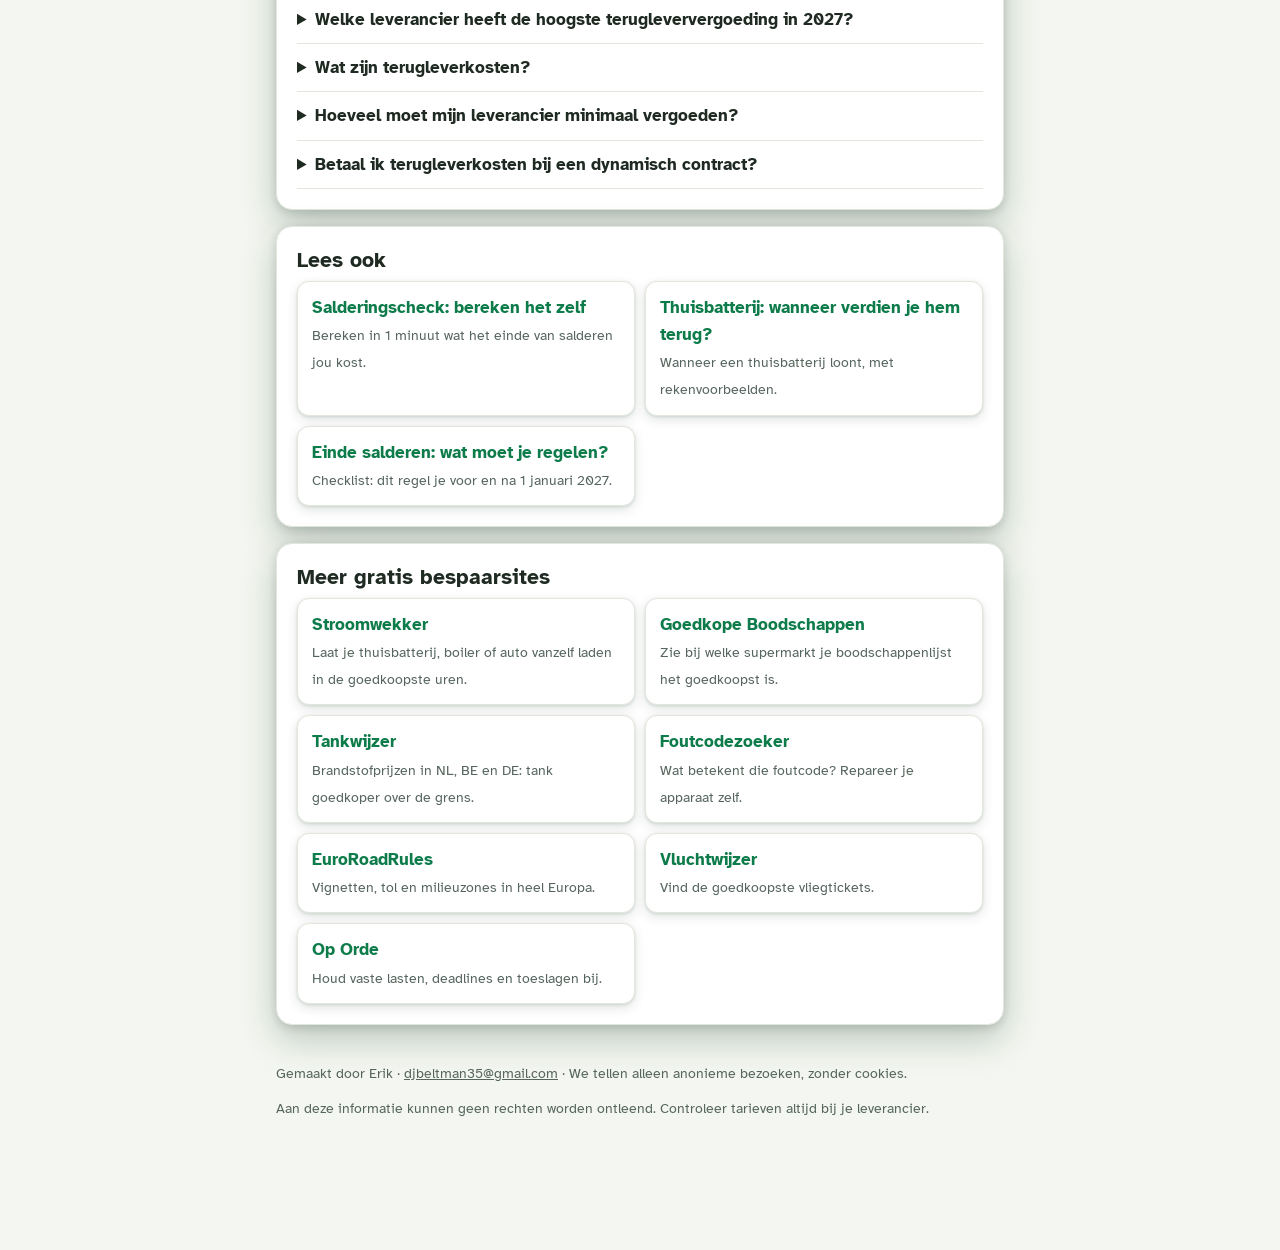
<file: terugleverkosten-2027/index.html>
<!DOCTYPE html>
<html lang="nl">
<head>
<meta charset="utf-8">
<meta name="viewport" content="width=device-width, initial-scale=1, viewport-fit=cover">
<title>Terugleverkosten 2027 per leverancier: wat houd je netto over?</title>
<meta name="description" content="Netto terugleververgoeding 2027 per energieleverancier: van 0 tot ruim 5 cent per kWh bij 1 jaar vast. Vergelijk Eneco, Oxxio, Vattenfall, DELTA, Essent en meer.">
<link rel="canonical" href="https://salderingscheck-nl.netlify.app/terugleverkosten-2027/">
<script data-goatcounter="https://salderingscheck-nl.goatcounter.com/count" async src="//gc.zgo.at/count.js"></script>
<meta name="theme-color" content="#0e7c4a">
<link rel="preload" href="/fonts/big-shoulders-display-800.woff2" as="font" type="font/woff2" crossorigin>
<link rel="preload" href="/fonts/atkinson-hyperlegible-400.woff2" as="font" type="font/woff2" crossorigin>
<link rel="stylesheet" href="/artikel.css">
<link rel="manifest" href="/manifest.webmanifest">
<link rel="icon" href="/icons/icon.svg" type="image/svg+xml">
<link rel="apple-touch-icon" href="/icons/apple-touch-icon.png">
<meta property="og:type" content="article">
<meta property="og:locale" content="nl_NL">
<meta property="og:site_name" content="Salderingscheck">
<meta property="og:title" content="Terugleverkosten 2027 per leverancier: wat houd je netto over?">
<meta property="og:description" content="Netto terugleververgoeding 2027 per energieleverancier: van 0 tot ruim 5 cent per kWh bij 1 jaar vast. Vergelijk Eneco, Oxxio, Vattenfall, DELTA, Essent en meer.">
<meta property="og:url" content="https://salderingscheck-nl.netlify.app/terugleverkosten-2027/">
<meta property="og:image" content="https://salderingscheck-nl.netlify.app/icons/og-terugleverkosten-2027.png">
<meta name="robots" content="max-image-preview:large">
<meta property="og:image:width" content="1200">
<meta property="og:image:height" content="630">
<meta name="twitter:card" content="summary_large_image">
<script type="application/ld+json">
{
 "@context": "https://schema.org",
 "@graph": [
  {
   "@type": "Article",
   "headline": "Terugleverkosten 2027 per leverancier: wat houd je netto over?",
   "description": "Netto terugleververgoeding 2027 per energieleverancier: van 0 tot ruim 5 cent per kWh bij 1 jaar vast. Vergelijk Eneco, Oxxio, Vattenfall, DELTA, Essent en meer.",
   "inLanguage": "nl-NL",
   "datePublished": "2026-11-16",
   "dateModified": "2026-11-16",
   "mainEntityOfPage": "https://salderingscheck-nl.netlify.app/terugleverkosten-2027/",
   "author": {
    "@type": "Person",
    "name": "Erik",
    "email": "djbeltman35@gmail.com"
   },
   "publisher": {
    "@type": "Organization",
    "name": "Salderingscheck",
    "url": "https://salderingscheck-nl.netlify.app/"
   },
   "image": "https://salderingscheck-nl.netlify.app/icons/og-terugleverkosten-2027.png"
  },
  {
   "@type": "BreadcrumbList",
   "itemListElement": [
    {
     "@type": "ListItem",
     "position": 1,
     "name": "Salderingscheck",
     "item": "https://salderingscheck-nl.netlify.app/"
    },
    {
     "@type": "ListItem",
     "position": 2,
     "name": "Terugleverkosten 2027",
     "item": "https://salderingscheck-nl.netlify.app/terugleverkosten-2027/"
    }
   ]
  },
  {
   "@type": "FAQPage",
   "mainEntity": [
    {
     "@type": "Question",
     "name": "Welke leverancier heeft de hoogste terugleververgoeding in 2027?",
     "acceptedAnswer": {
      "@type": "Answer",
      "text": "Bij 1 jaar vast heeft Eneco de hoogste netto vergoeding: 5,08 cent per kWh, gevolgd door Oxxio (4,47 ct) en Vattenfall (4,10 ct), stand 9 november 2026. Bij variabele contracten liggen Eneco (8,32 ct) en Oxxio (7,76 ct) nog hoger, maar die tarieven kunnen wijzigen."
     }
    },
    {
     "@type": "Question",
     "name": "Wat zijn terugleverkosten?",
     "acceptedAnswer": {
      "@type": "Answer",
      "text": "Kosten die je leverancier per teruggeleverde kWh rekent, omdat hij jouw stroom moet afnemen en verwerken. Vanaf 2027 staan ze per kWh op je rekening en worden ze verrekend met de terugleververgoeding."
     }
    },
    {
     "@type": "Question",
     "name": "Hoeveel moet mijn leverancier minimaal vergoeden?",
     "acceptedAnswer": {
      "@type": "Answer",
      "text": "Van 2027 tot 2030 minimaal 50% van het kale leveringstarief: de stroomprijs zonder energiebelasting en btw. Daar gaan de terugleverkosten nog vanaf."
     }
    },
    {
     "@type": "Question",
     "name": "Betaal ik terugleverkosten bij een dynamisch contract?",
     "acceptedAnswer": {
      "@type": "Answer",
      "text": "Bij veel aanbieders niet, zoals Zonneplan, Frank Energie, ANWB Energie, Tibber en easyEnergy. Je krijgt dan wel de marktprijs van dat uur, die laag is als de zon fel schijnt."
     }
    }
   ]
  }
 ]
}
</script>
<script src="/installeer.js" defer></script></head>
<body>
<header class="hero">
  <svg class="deco" viewBox="0 0 260 260" aria-hidden="true"><g stroke="#f5b400" stroke-width="10" stroke-linecap="round" opacity=".55"><path d="M170 18v24M170 158v24M90 100h24M226 100h24M113 43l17 17M210 140l17 17M113 157l17-17M210 60l17-17"/></g><circle cx="170" cy="100" r="44" fill="#f5b400" opacity=".9"/><g transform="translate(118 168) skewX(-20)" opacity=".75"><rect width="128" height="62" rx="5" fill="#0a3d2f" stroke="#cfe9dd" stroke-width="3"/><path d="M32 0v62M64 0v62M96 0v62M0 31h128" stroke="#cfe9dd" stroke-width="2.5"/></g></svg>
  <div class="wrap">
    <a class="brand" href="/"><span class="mark" aria-hidden="true"><svg viewBox="0 0 64 64" aria-hidden="true"><circle cx="32" cy="32" r="12" fill="#f5b400"/><g stroke="#f5b400" stroke-width="5" stroke-linecap="round"><path d="M32 6v8M32 50v8M6 32h8M50 32h8M13.6 13.6l5.6 5.6M44.8 44.8l5.6 5.6M13.6 50.4l5.6-5.6M44.8 19.2l5.6-5.6"/></g></svg></span><b>Salderings<span>check</span></b></a>
    <nav class="crumbs" aria-label="Kruimelpad"><a href="/">Salderingscheck</a> › Terugleverkosten 2027</nav>
    <h1>Terugleverkosten 2027 per leverancier</h1>
    <p class="lead">Vergoeding, terugleverkosten en wat je netto overhoudt per teruggeleverde kWh, voor alle bekende leveranciers op een rij.</p>
    <p class="meta">Bijgewerkt op <time datetime="2026-11-16">16 november 2026</time> door Erik</p>
  </div>
</header>
<main class="wrap">

  <section class="card">
    <div class="kort"><p><b>In het kort:</b> vanaf 1 januari 2027 krijg je per teruggeleverde kWh een vergoeding, maar betaal je ook terugleverkosten. Wat netto overblijft, verschilt enorm: bij 1 jaar vast van <b>0 cent</b> (Zonopnaam Energie) tot <b>5,08 cent</b> (Eneco). Bij 2.500 kWh teruglevering is dat het verschil tussen € 0 en € 127 per jaar.</p></div>
    <h2>Netto terugleververgoeding 2027, 1 jaar vast</h2>
    <p>Gesorteerd van hoog naar laag. Netto is vergoeding min terugleverkosten.</p>
    <div class="tablewrap"><table><caption class="note capt">Cent per kWh, vanaf 1 januari 2027. Per jaar: netto opbrengst bij 2.500 kWh teruglevering.</caption><thead><tr><th scope="col">Leverancier (1 jaar vast)</th><th scope="col" class="num">Netto</th><th scope="col" class="num">Per jaar*</th><th scope="col" class="num">Vergoeding</th><th scope="col" class="num">Teruglever&shy;kosten</th></tr></thead><tbody><tr class="top3"><td><b>Eneco</b><br><span class="bron">incl. btw · modelcontract, 9-11-2026</span></td><td class="num"><b>5,08</b></td><td class="num">€ 127</td><td class="num">9,92</td><td class="num">4,844</td></tr><tr class="top3"><td><b>Oxxio</b><br><span class="bron">incl. btw · modelcontract, 9-11-2026</span></td><td class="num"><b>4,47</b></td><td class="num">€ 112</td><td class="num">9,315</td><td class="num">4,844</td></tr><tr class="top3"><td><b>Vattenfall</b><br><span class="bron">btw niet vermeld · aanbod, 20-10-2026</span></td><td class="num"><b>4,10</b></td><td class="num">€ 102</td><td class="num">9,09</td><td class="num">4,985</td></tr><tr><td><b>DELTA Energie</b><br><span class="bron">vergoeding excl., kosten incl. btw · tarieven, 5-11-2026</span></td><td class="num"><b>3,50</b></td><td class="num">€ 88</td><td class="num">10,016</td><td class="num">6,516</td></tr><tr><td><b>Essent</b><br><span class="bron">incl. btw · aanbod, 17-10-2026</span></td><td class="num"><b>3,08</b></td><td class="num">€ 77</td><td class="num">10,088</td><td class="num">7,008</td></tr><tr><td><b>Energiedirect</b><br><span class="bron">vergoeding excl., kosten incl. btw · tarievenblad, 1-11-2026</span></td><td class="num"><b>1,00</b></td><td class="num">€ 25</td><td class="num">9,775</td><td class="num">8,775</td></tr><tr><td><b>Coolblue Energie</b><br><span class="bron">btw niet apart vermeld · modelcontract, 5-11-2026</span></td><td class="num"><b>0,50</b></td><td class="num">€ 12</td><td class="num">10,1</td><td class="num">9,6</td></tr><tr><td><b>Pure Energie</b><br><span class="bron">vergoeding excl., kosten incl. btw · modelcontract, 26-10-2026</span></td><td class="num"><b>0,25</b></td><td class="num">€ 6</td><td class="num">11,5</td><td class="num">11,251</td></tr><tr><td><b>Vandebron</b><br><span class="bron">incl. btw · tarievenblad, 16-10-2026</span></td><td class="num"><b>0,25</b></td><td class="num">€ 6</td><td class="num">8,6</td><td class="num">8,35</td></tr><tr><td><b>Zonopnaam Energie</b><br><span class="bron">kosten incl. btw · tarievenblad, nov 2026</span></td><td class="num"><b>0,00</b></td><td class="num">€ 0</td><td class="num">10</td><td class="num">10</td></tr></tbody></table></div>
    <h2>Variabel en meerjarig</h2>
    <div class="tablewrap"><table><thead><tr><th scope="col">Leverancier en contract</th><th scope="col" class="num">Netto</th><th scope="col" class="num">Per jaar*</th><th scope="col" class="num">Vergoeding</th><th scope="col" class="num">Teruglever&shy;kosten</th></tr></thead><tbody><tr><td><b>Eneco</b><br><span class="bron">variabel · modelcontract, 9-11-2026</span></td><td class="num"><b>8,32</b></td><td class="num">€ 208</td><td class="num">13,165</td><td class="num">4,845</td></tr><tr><td><b>Oxxio</b><br><span class="bron">variabel · modelcontract, 9-11-2026</span></td><td class="num"><b>7,76</b></td><td class="num">€ 194</td><td class="num">12,601</td><td class="num">4,844</td></tr><tr><td><b>DELTA Energie</b><br><span class="bron">3 jaar vast · tarieven, 5-11-2026</span></td><td class="num"><b>3,50</b></td><td class="num">€ 88</td><td class="num">8,879</td><td class="num">5,379</td></tr><tr><td><b>Essent</b><br><span class="bron">3 jaar vast · aanbod, 17-10-2026</span></td><td class="num"><b>1,62</b></td><td class="num">€ 40</td><td class="num">9,442</td><td class="num">7,821</td></tr><tr><td><b>Energiedirect</b><br><span class="bron">3 jaar vast · tarievenblad, 1-11-2026</span></td><td class="num"><b>1,00</b></td><td class="num">€ 25</td><td class="num">7,826</td><td class="num">6,826</td></tr><tr><td><b>NextEnergy</b><br><span class="bron">variabel (voorlopig) · modelcontract, 19-10-2026</span></td><td class="num"><b>0,50</b></td><td class="num">€ 12</td><td class="num">13,04</td><td class="num">12,54</td></tr><tr><td><b>Zonopnaam Energie</b><br><span class="bron">vast (modelcontract) · modelcontract, okt 2026</span></td><td class="num"><b>0,00</b></td><td class="num">€ 0</td><td class="num">8,9</td><td class="num">8,9</td></tr></tbody></table></div>
    <p class="note">* Netto per kWh × 2.500 kWh. Variabele tarieven kunnen nog wijzigen. Leveranciers vermelden btw niet allemaal op dezelfde manier; zie de opmerking per regel.</p>
    <h2>Nog niet (volledig) bekend</h2>
    <p>Greenchoice, UnitedConsumers en Engie hadden op 9 november 2026 nog geen officiële bedragen voor 2027 gepubliceerd. Vergelijkingsdata van WeetWatt (14 november 2026) noemt voorlopig Greenchoice 0,25 ct, United Consumers 0,50 ct en ENGIE 0,89 ct netto. Innova Energie noemt alleen terugleverkosten (9,59 ct inclusief btw). Budget Energie rekent met een vast bedrag per dag en staat daarom niet in de tabel.</p>
    <h2>Dynamisch contract: vaak geen terugleverkosten</h2>
    <p>Bij een dynamisch contract krijg je voor teruglevering de marktprijs van dat uur. Die is laag als de zon fel schijnt. Deze aanbieders rekenen in 2027 geen terugleverkosten bij hun dynamische contract:</p>
    <div class="chips"><span>Zonneplan</span><span>NextEnergy</span><span>Frank Energie (met Slim Sturen)</span><span>easyEnergy</span><span>ANWB Energie</span><span>Sunergy</span><span>Samsam</span><span>EnergyZero</span><span>Hegg Energy</span><span>Budget Energie</span><span>Coolblue Energie</span><span>Tibber</span></div>
    <p>Sommige aanbieders rekenen wel een verkoopvergoeding, zoals Powerpeers (2,48 ct per kWh). Zonneplan geeft 2 ct inkoopvergoeding plus 10% bonus op de marktprijs.</p>
    <div class="cta"><b>Wat betekent dit voor jou? Kies je leverancier in de Salderingscheck en zie direct je extra kosten per jaar.</b><a href="/#h-invoer">Bereken het voor jouw situatie <span aria-hidden="true">→</span></a></div>
    <h2>Zo vergelijk je eerlijk</h2>
    <ul>
      <li><b>Kijk naar netto, niet naar de vergoeding.</b> Een hoge vergoeding met hoge terugleverkosten levert minder op dan een lage vergoeding zonder kosten.</li>
      <li><b>Kijk ook naar je stroomprijs.</b> Haal je meer stroom van het net dan je teruglevert, dan telt de prijs per kWh afname zwaarder dan de terugleververgoeding.</li>
      <li><b>Overstappen kan vaak kosteloos</b> als je leverancier je voorwaarden wijzigt door het einde van salderen.</li>
    </ul>
    <h2>Bronnen</h2>
    <ul class="note">
      <li><a href="https://www.energiethuisadvies.nl/kennisbank/terugleverkosten-2027" rel="noopener">Energiethuisadvies: terugleverkosten 2027 per leverancier</a> (stand 9 november 2026, op basis van modelcontracten en tarievenbladen)</li>
      <li><a href="https://weetwatt.nl/terugleverkosten" rel="noopener">WeetWatt: terugleverkosten per energieleverancier</a> (14 november 2026)</li>
      <li><a href="https://www.energievergelijk.nl/nieuws/bij-deze-energieleveranciers-betaal-je-geen-terugleverkosten-in-2027" rel="noopener">Energievergelijk: geen terugleverkosten in 2027</a></li>
      <li><a href="https://www.rijksoverheid.nl/onderwerpen/energie-thuis/salderingsregeling" rel="noopener">Rijksoverheid: salderingsregeling</a></li>
    </ul>
  </section>
<section class="card faq" aria-labelledby="h-faq"><h2 id="h-faq">Veelgestelde vragen</h2><details><summary>Welke leverancier heeft de hoogste terugleververgoeding in 2027?</summary><p>Bij 1 jaar vast heeft Eneco de hoogste netto vergoeding: 5,08 cent per kWh, gevolgd door Oxxio (4,47 ct) en Vattenfall (4,10 ct), stand 9 november 2026. Bij variabele contracten liggen Eneco (8,32 ct) en Oxxio (7,76 ct) nog hoger, maar die tarieven kunnen wijzigen.</p></details><details><summary>Wat zijn terugleverkosten?</summary><p>Kosten die je leverancier per teruggeleverde kWh rekent, omdat hij jouw stroom moet afnemen en verwerken. Vanaf 2027 staan ze per kWh op je rekening en worden ze verrekend met de terugleververgoeding.</p></details><details><summary>Hoeveel moet mijn leverancier minimaal vergoeden?</summary><p>Van 2027 tot 2030 minimaal 50% van het kale leveringstarief: de stroomprijs zonder energiebelasting en btw. Daar gaan de terugleverkosten nog vanaf.</p></details><details><summary>Betaal ik terugleverkosten bij een dynamisch contract?</summary><p>Bij veel aanbieders niet, zoals Zonneplan, Frank Energie, ANWB Energie, Tibber en easyEnergy. Je krijgt dan wel de marktprijs van dat uur, die laag is als de zon fel schijnt.</p></details></section>
  <section class="card" aria-labelledby="h-lees"><h2 id="h-lees">Lees ook</h2><div class="meer"><a href="/"><b>Salderingscheck: bereken het zelf</b><span>Bereken in 1 minuut wat het einde van salderen jou kost.</span></a><a href="/thuisbatterij-terugverdientijd/"><b>Thuisbatterij: wanneer verdien je hem terug?</b><span>Wanneer een thuisbatterij loont, met rekenvoorbeelden.</span></a><a href="/einde-salderen-wat-nu/"><b>Einde salderen: wat moet je regelen?</b><span>Checklist: dit regel je voor en na 1 januari 2027.</span></a></div></section>
  <section class="card" aria-labelledby="h-meer"><h2 id="h-meer">Meer gratis bespaarsites</h2><div class="meer"><a href="https://stroomwekker.eu/"><b>Stroomwekker</b><span>Laat je thuisbatterij, boiler of auto vanzelf laden in de goedkoopste uren.</span></a><a href="https://boodschappenvergelijk.nl/"><b>Goedkope Boodschappen</b><span>Zie bij welke supermarkt je boodschappenlijst het goedkoopst is.</span></a><a href="https://goedkopertanken.netlify.app/"><b>Tankwijzer</b><span>Brandstofprijzen in NL, BE en DE: tank goedkoper over de grens.</span></a><a href="https://foutcodezoeker.nl/"><b>Foutcodezoeker</b><span>Wat betekent die foutcode? Repareer je apparaat zelf.</span></a><a href="https://euroroadrules.eu/nl/"><b>EuroRoadRules</b><span>Vignetten, tol en milieuzones in heel Europa.</span></a><a href="https://vluchtwijzer.netlify.app/"><b>Vluchtwijzer</b><span>Vind de goedkoopste vliegtickets.</span></a><a href="https://allesoporde.netlify.app/"><b>Op Orde</b><span>Houd vaste lasten, deadlines en toeslagen bij.</span></a></div></section>
  <footer>
    <p>Gemaakt door Erik · <a href="mailto:djbeltman35@gmail.com">djbeltman35@gmail.com</a> · We tellen alleen anonieme bezoeken, zonder cookies.</p>
    <p>Aan deze informatie kunnen geen rechten worden ontleend. Controleer tarieven altijd bij je leverancier.</p>
  </footer>
</main>
</body>
</html>
</file>
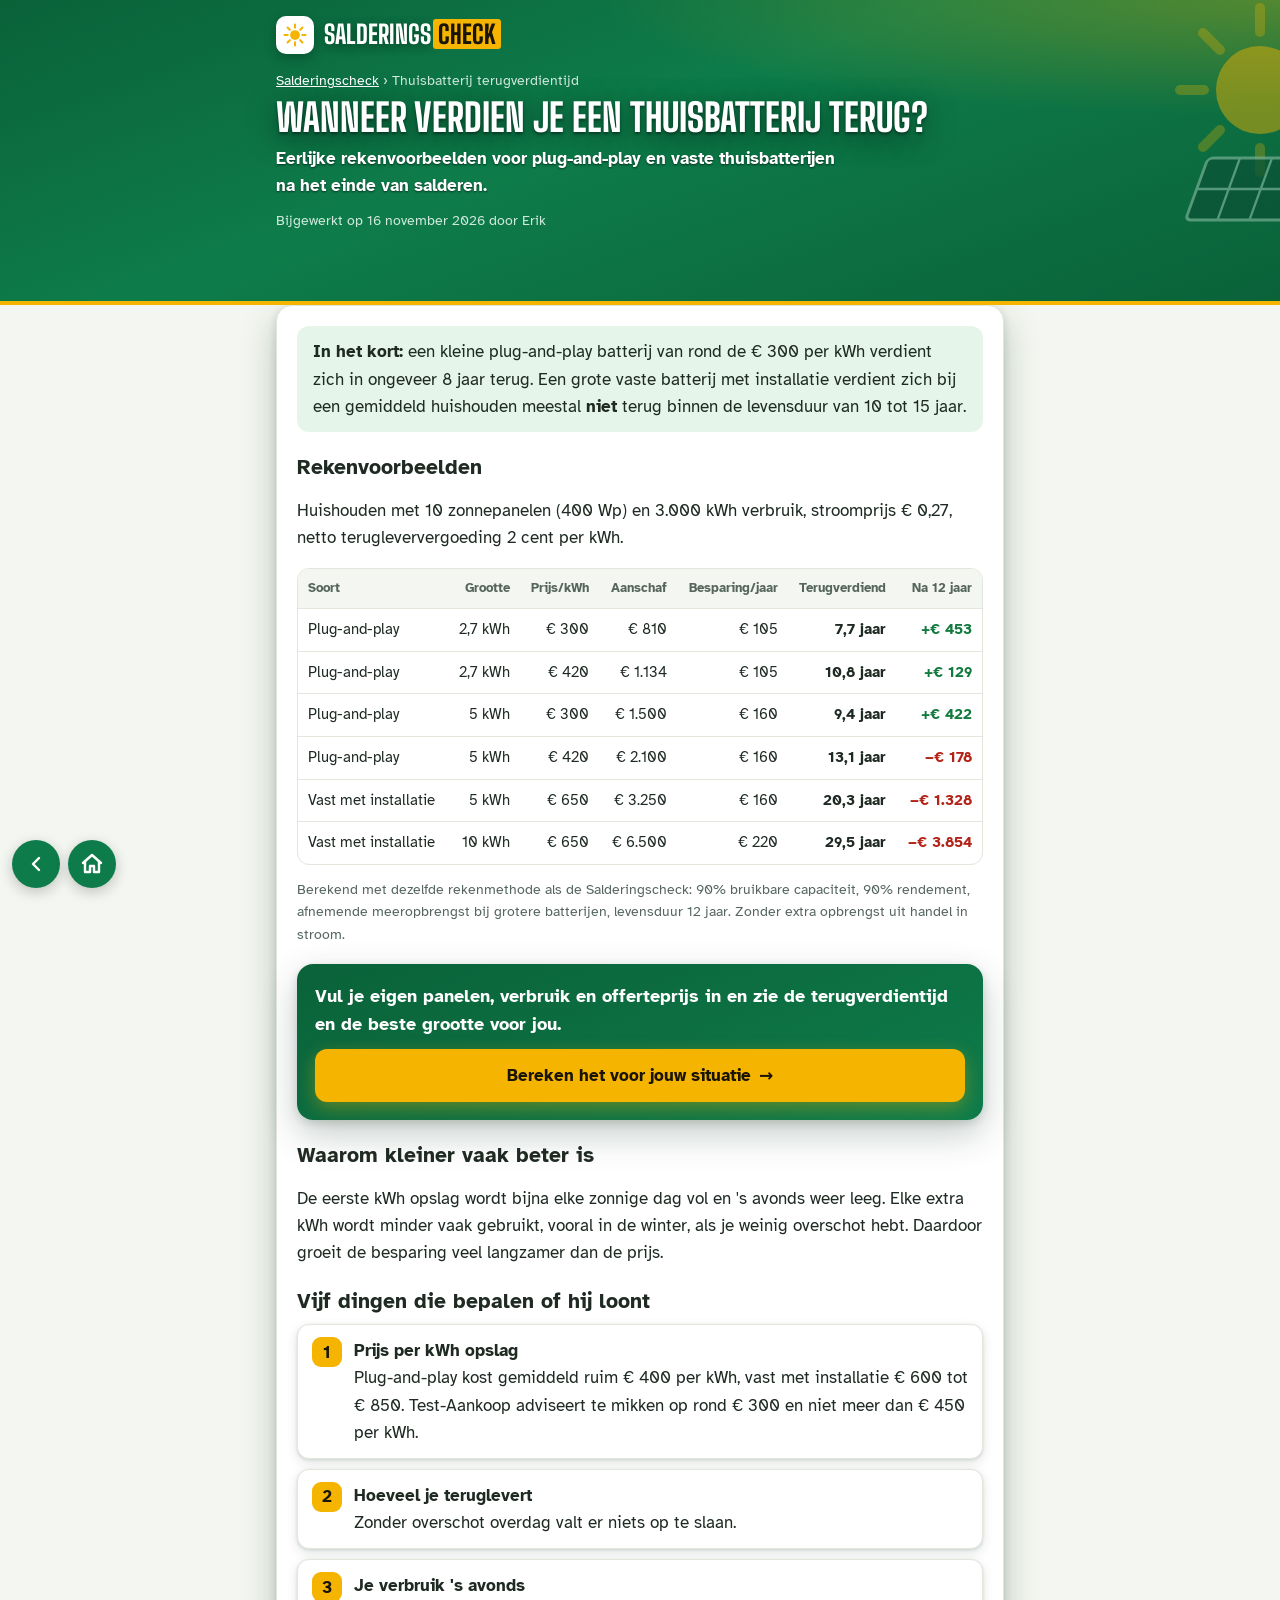
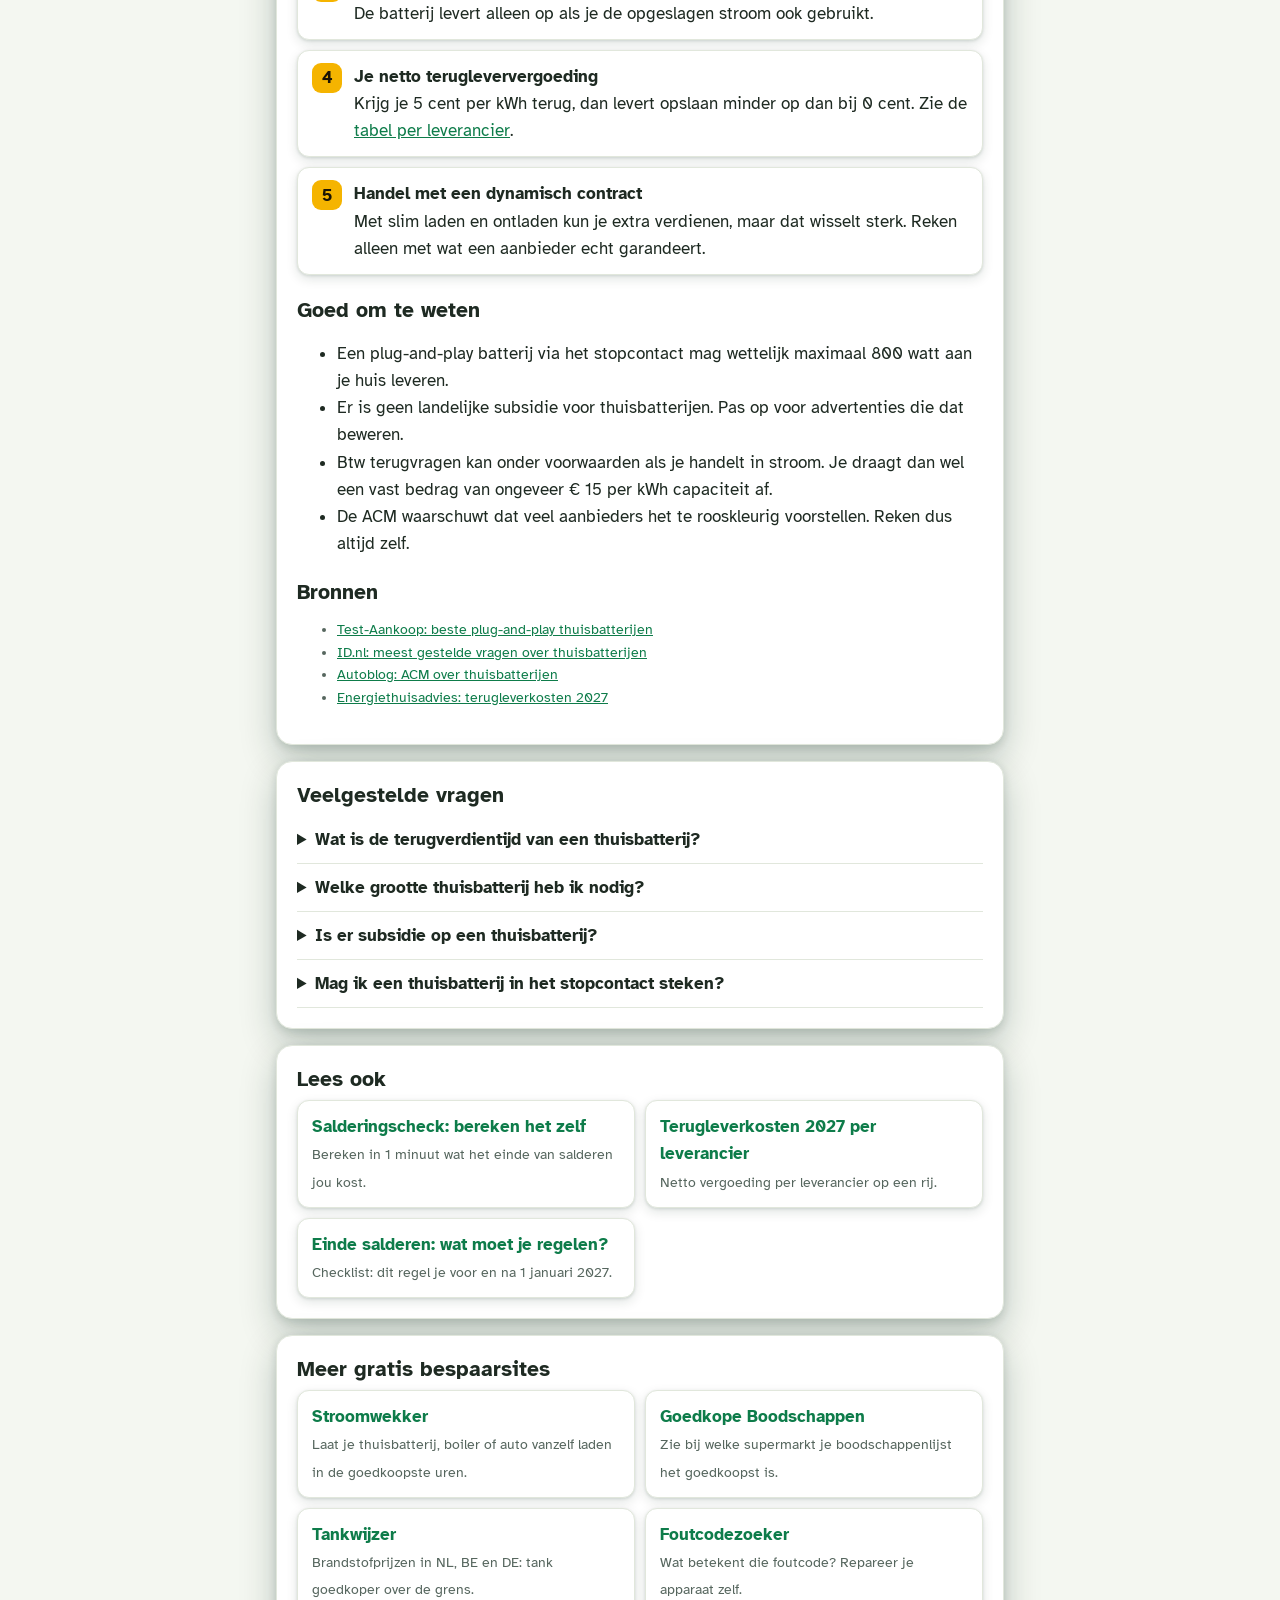
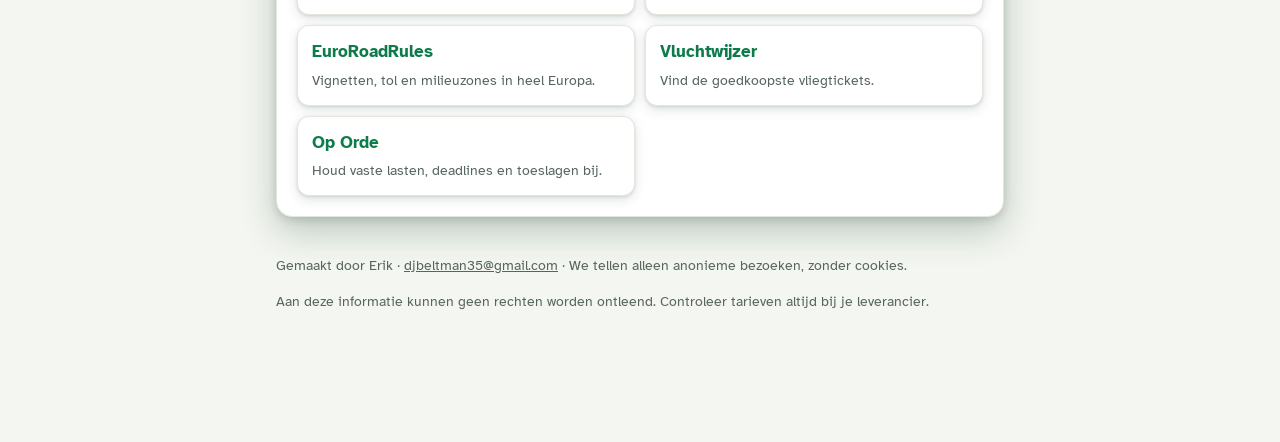
<file: thuisbatterij-terugverdientijd/index.html>
<!DOCTYPE html>
<html lang="nl">
<head>
<meta charset="utf-8">
<meta name="viewport" content="width=device-width, initial-scale=1, viewport-fit=cover">
<title>Thuisbatterij terugverdientijd 2027: wanneer loont hij?</title>
<meta name="description" content="Terugverdientijd van een thuisbatterij na 2027: kleine plug-and-play rond 8 jaar, grote vaste batterij vaak nooit. Rekenvoorbeelden en de vijf dingen die bepalen of hij loont.">
<link rel="canonical" href="https://salderingscheck-nl.netlify.app/thuisbatterij-terugverdientijd/">
<script data-goatcounter="https://salderingscheck-nl.goatcounter.com/count" async src="//gc.zgo.at/count.js"></script>
<meta name="theme-color" content="#0e7c4a">
<link rel="preload" href="/fonts/big-shoulders-display-800.woff2" as="font" type="font/woff2" crossorigin>
<link rel="preload" href="/fonts/atkinson-hyperlegible-400.woff2" as="font" type="font/woff2" crossorigin>
<link rel="stylesheet" href="/artikel.css">
<link rel="manifest" href="/manifest.webmanifest">
<link rel="icon" href="/icons/icon.svg" type="image/svg+xml">
<link rel="apple-touch-icon" href="/icons/apple-touch-icon.png">
<meta property="og:type" content="article">
<meta property="og:locale" content="nl_NL">
<meta property="og:site_name" content="Salderingscheck">
<meta property="og:title" content="Thuisbatterij terugverdientijd 2027: wanneer loont hij?">
<meta property="og:description" content="Terugverdientijd van een thuisbatterij na 2027: kleine plug-and-play rond 8 jaar, grote vaste batterij vaak nooit. Rekenvoorbeelden en de vijf dingen die bepalen of hij loont.">
<meta property="og:url" content="https://salderingscheck-nl.netlify.app/thuisbatterij-terugverdientijd/">
<meta property="og:image" content="https://salderingscheck-nl.netlify.app/icons/og-thuisbatterij-terugverdientijd.png">
<meta name="robots" content="max-image-preview:large">
<meta property="og:image:width" content="1200">
<meta property="og:image:height" content="630">
<meta name="twitter:card" content="summary_large_image">
<script type="application/ld+json">
{
 "@context": "https://schema.org",
 "@graph": [
  {
   "@type": "Article",
   "headline": "Thuisbatterij terugverdientijd 2027: wanneer loont hij?",
   "description": "Terugverdientijd van een thuisbatterij na 2027: kleine plug-and-play rond 8 jaar, grote vaste batterij vaak nooit. Rekenvoorbeelden en de vijf dingen die bepalen of hij loont.",
   "inLanguage": "nl-NL",
   "datePublished": "2026-11-16",
   "dateModified": "2026-11-16",
   "mainEntityOfPage": "https://salderingscheck-nl.netlify.app/thuisbatterij-terugverdientijd/",
   "author": {
    "@type": "Person",
    "name": "Erik",
    "email": "djbeltman35@gmail.com"
   },
   "publisher": {
    "@type": "Organization",
    "name": "Salderingscheck",
    "url": "https://salderingscheck-nl.netlify.app/"
   },
   "image": "https://salderingscheck-nl.netlify.app/icons/og-thuisbatterij-terugverdientijd.png"
  },
  {
   "@type": "BreadcrumbList",
   "itemListElement": [
    {
     "@type": "ListItem",
     "position": 1,
     "name": "Salderingscheck",
     "item": "https://salderingscheck-nl.netlify.app/"
    },
    {
     "@type": "ListItem",
     "position": 2,
     "name": "Thuisbatterij terugverdientijd",
     "item": "https://salderingscheck-nl.netlify.app/thuisbatterij-terugverdientijd/"
    }
   ]
  },
  {
   "@type": "FAQPage",
   "mainEntity": [
    {
     "@type": "Question",
     "name": "Wat is de terugverdientijd van een thuisbatterij?",
     "acceptedAnswer": {
      "@type": "Answer",
      "text": "Bij een gemiddeld huishouden met zonnepanelen: ongeveer 8 jaar voor een kleine plug-and-play batterij van rond € 300 per kWh, ruim 10 jaar bij € 420 per kWh, en vaak 20 jaar of meer voor een vaste batterij met installatie. De levensduur is 10 tot 15 jaar."
     }
    },
    {
     "@type": "Question",
     "name": "Welke grootte thuisbatterij heb ik nodig?",
     "acceptedAnswer": {
      "@type": "Answer",
      "text": "Meestal kleiner dan je denkt. De eerste kWh leveren het meest op. Voor veel huishoudens rendeert 2 tot 5 kWh het best. De Salderingscheck rekent de beste grootte voor jouw situatie uit."
     }
    },
    {
     "@type": "Question",
     "name": "Is er subsidie op een thuisbatterij?",
     "acceptedAnswer": {
      "@type": "Answer",
      "text": "Nee, er is geen landelijke subsidie voor thuisbatterijen. Onder voorwaarden kun je wel de btw terugvragen als je handelt in stroom."
     }
    },
    {
     "@type": "Question",
     "name": "Mag ik een thuisbatterij in het stopcontact steken?",
     "acceptedAnswer": {
      "@type": "Answer",
      "text": "Ja, een plug-and-play batterij mag via het stopcontact maximaal 800 watt aan je huis leveren."
     }
    }
   ]
  }
 ]
}
</script>
<script src="/installeer.js" defer></script></head>
<body>
<header class="hero">
  <svg class="deco" viewBox="0 0 260 260" aria-hidden="true"><g stroke="#f5b400" stroke-width="10" stroke-linecap="round" opacity=".55"><path d="M170 18v24M170 158v24M90 100h24M226 100h24M113 43l17 17M210 140l17 17M113 157l17-17M210 60l17-17"/></g><circle cx="170" cy="100" r="44" fill="#f5b400" opacity=".9"/><g transform="translate(118 168) skewX(-20)" opacity=".75"><rect width="128" height="62" rx="5" fill="#0a3d2f" stroke="#cfe9dd" stroke-width="3"/><path d="M32 0v62M64 0v62M96 0v62M0 31h128" stroke="#cfe9dd" stroke-width="2.5"/></g></svg>
  <div class="wrap">
    <a class="brand" href="/"><span class="mark" aria-hidden="true"><svg viewBox="0 0 64 64" aria-hidden="true"><circle cx="32" cy="32" r="12" fill="#f5b400"/><g stroke="#f5b400" stroke-width="5" stroke-linecap="round"><path d="M32 6v8M32 50v8M6 32h8M50 32h8M13.6 13.6l5.6 5.6M44.8 44.8l5.6 5.6M13.6 50.4l5.6-5.6M44.8 19.2l5.6-5.6"/></g></svg></span><b>Salderings<span>check</span></b></a>
    <nav class="crumbs" aria-label="Kruimelpad"><a href="/">Salderingscheck</a> › Thuisbatterij terugverdientijd</nav>
    <h1>Wanneer verdien je een thuisbatterij terug?</h1>
    <p class="lead">Eerlijke rekenvoorbeelden voor plug-and-play en vaste thuisbatterijen na het einde van salderen.</p>
    <p class="meta">Bijgewerkt op <time datetime="2026-11-16">16 november 2026</time> door Erik</p>
  </div>
</header>
<main class="wrap">

  <section class="card">
    <div class="kort"><p><b>In het kort:</b> een kleine plug-and-play batterij van rond de € 300 per kWh verdient zich in ongeveer 8 jaar terug. Een grote vaste batterij met installatie verdient zich bij een gemiddeld huishouden meestal <b>niet</b> terug binnen de levensduur van 10 tot 15 jaar.</p></div>
    <h2>Rekenvoorbeelden</h2>
    <p>Huishouden met 10 zonnepanelen (400 Wp) en 3.000 kWh verbruik, stroomprijs € 0,27, netto terugleververgoeding 2 cent per kWh.</p>
    <div class="tablewrap"><table><thead><tr><th scope="col">Soort</th><th scope="col" class="num">Grootte</th><th scope="col" class="num">Prijs/kWh</th><th scope="col" class="num">Aanschaf</th><th scope="col" class="num">Besparing/jaar</th><th scope="col" class="num">Terugverdiend</th><th scope="col" class="num">Na 12 jaar</th></tr></thead><tbody><tr><td>Plug-and-play</td><td class="num">2,7 kWh</td><td class="num">€ 300</td><td class="num">€ 810</td><td class="num">€ 105</td><td class="num"><b>7,7 jaar</b></td><td class="num goed">+€ 453</td></tr><tr><td>Plug-and-play</td><td class="num">2,7 kWh</td><td class="num">€ 420</td><td class="num">€ 1.134</td><td class="num">€ 105</td><td class="num"><b>10,8 jaar</b></td><td class="num goed">+€ 129</td></tr><tr><td>Plug-and-play</td><td class="num">5 kWh</td><td class="num">€ 300</td><td class="num">€ 1.500</td><td class="num">€ 160</td><td class="num"><b>9,4 jaar</b></td><td class="num goed">+€ 422</td></tr><tr><td>Plug-and-play</td><td class="num">5 kWh</td><td class="num">€ 420</td><td class="num">€ 2.100</td><td class="num">€ 160</td><td class="num"><b>13,1 jaar</b></td><td class="num neg">−€ 178</td></tr><tr><td>Vast met installatie</td><td class="num">5 kWh</td><td class="num">€ 650</td><td class="num">€ 3.250</td><td class="num">€ 160</td><td class="num"><b>20,3 jaar</b></td><td class="num neg">−€ 1.328</td></tr><tr><td>Vast met installatie</td><td class="num">10 kWh</td><td class="num">€ 650</td><td class="num">€ 6.500</td><td class="num">€ 220</td><td class="num"><b>29,5 jaar</b></td><td class="num neg">−€ 3.854</td></tr></tbody></table></div>
    <p class="note">Berekend met dezelfde rekenmethode als de Salderingscheck: 90% bruikbare capaciteit, 90% rendement, afnemende meeropbrengst bij grotere batterijen, levensduur 12 jaar. Zonder extra opbrengst uit handel in stroom.</p>
    <div class="cta"><b>Vul je eigen panelen, verbruik en offerteprijs in en zie de terugverdientijd en de beste grootte voor jou.</b><a href="/#h-invoer">Bereken het voor jouw situatie <span aria-hidden="true">→</span></a></div>
    <h2>Waarom kleiner vaak beter is</h2>
    <p>De eerste kWh opslag wordt bijna elke zonnige dag vol en 's avonds weer leeg. Elke extra kWh wordt minder vaak gebruikt, vooral in de winter, als je weinig overschot hebt. Daardoor groeit de besparing veel langzamer dan de prijs.</p>
    <h2>Vijf dingen die bepalen of hij loont</h2>
    <ol class="steps">
      <li><b>Prijs per kWh opslag</b>Plug-and-play kost gemiddeld ruim € 400 per kWh, vast met installatie € 600 tot € 850. Test-Aankoop adviseert te mikken op rond € 300 en niet meer dan € 450 per kWh.</li>
      <li><b>Hoeveel je teruglevert</b>Zonder overschot overdag valt er niets op te slaan.</li>
      <li><b>Je verbruik 's avonds</b>De batterij levert alleen op als je de opgeslagen stroom ook gebruikt.</li>
      <li><b>Je netto terugleververgoeding</b>Krijg je 5 cent per kWh terug, dan levert opslaan minder op dan bij 0 cent. Zie de <a href="/terugleverkosten-2027/">tabel per leverancier</a>.</li>
      <li><b>Handel met een dynamisch contract</b>Met slim laden en ontladen kun je extra verdienen, maar dat wisselt sterk. Reken alleen met wat een aanbieder echt garandeert.</li>
    </ol>
    <h2>Goed om te weten</h2>
    <ul>
      <li>Een plug-and-play batterij via het stopcontact mag wettelijk maximaal 800 watt aan je huis leveren.</li>
      <li>Er is geen landelijke subsidie voor thuisbatterijen. Pas op voor advertenties die dat beweren.</li>
      <li>Btw terugvragen kan onder voorwaarden als je handelt in stroom. Je draagt dan wel een vast bedrag van ongeveer € 15 per kWh capaciteit af.</li>
      <li>De ACM waarschuwt dat veel aanbieders het te rooskleurig voorstellen. Reken dus altijd zelf.</li>
    </ul>
    <h2>Bronnen</h2>
    <ul class="note">
      <li><a href="https://www.test-aankoop.be/woning-energie/hernieuwbare-energie/nieuws/beste-plug-and-play-thuisbatterijen" rel="noopener">Test-Aankoop: beste plug-and-play thuisbatterijen</a></li>
      <li><a href="https://id.nl/energie-en-klimaat/elektriciteit/batterijen/dit-zijn-de-10-meest-gestelde-vragen-over-thuisbatterijen" rel="noopener">ID.nl: meest gestelde vragen over thuisbatterijen</a></li>
      <li><a href="https://www.autoblog.nl/nieuws/hoera-de-thuisbatterij-is-eindelijk-betaalbaar-7150321" rel="noopener">Autoblog: ACM over thuisbatterijen</a></li>
      <li><a href="https://www.energiethuisadvies.nl/kennisbank/terugleverkosten-2027" rel="noopener">Energiethuisadvies: terugleverkosten 2027</a></li>
    </ul>
  </section>
<section class="card faq" aria-labelledby="h-faq"><h2 id="h-faq">Veelgestelde vragen</h2><details><summary>Wat is de terugverdientijd van een thuisbatterij?</summary><p>Bij een gemiddeld huishouden met zonnepanelen: ongeveer 8 jaar voor een kleine plug-and-play batterij van rond € 300 per kWh, ruim 10 jaar bij € 420 per kWh, en vaak 20 jaar of meer voor een vaste batterij met installatie. De levensduur is 10 tot 15 jaar.</p></details><details><summary>Welke grootte thuisbatterij heb ik nodig?</summary><p>Meestal kleiner dan je denkt. De eerste kWh leveren het meest op. Voor veel huishoudens rendeert 2 tot 5 kWh het best. De Salderingscheck rekent de beste grootte voor jouw situatie uit.</p></details><details><summary>Is er subsidie op een thuisbatterij?</summary><p>Nee, er is geen landelijke subsidie voor thuisbatterijen. Onder voorwaarden kun je wel de btw terugvragen als je handelt in stroom.</p></details><details><summary>Mag ik een thuisbatterij in het stopcontact steken?</summary><p>Ja, een plug-and-play batterij mag via het stopcontact maximaal 800 watt aan je huis leveren.</p></details></section>
  <section class="card" aria-labelledby="h-lees"><h2 id="h-lees">Lees ook</h2><div class="meer"><a href="/"><b>Salderingscheck: bereken het zelf</b><span>Bereken in 1 minuut wat het einde van salderen jou kost.</span></a><a href="/terugleverkosten-2027/"><b>Terugleverkosten 2027 per leverancier</b><span>Netto vergoeding per leverancier op een rij.</span></a><a href="/einde-salderen-wat-nu/"><b>Einde salderen: wat moet je regelen?</b><span>Checklist: dit regel je voor en na 1 januari 2027.</span></a></div></section>
  <section class="card" aria-labelledby="h-meer"><h2 id="h-meer">Meer gratis bespaarsites</h2><div class="meer"><a href="https://stroomwekker.eu/"><b>Stroomwekker</b><span>Laat je thuisbatterij, boiler of auto vanzelf laden in de goedkoopste uren.</span></a><a href="https://boodschappenvergelijk.nl/"><b>Goedkope Boodschappen</b><span>Zie bij welke supermarkt je boodschappenlijst het goedkoopst is.</span></a><a href="https://goedkopertanken.netlify.app/"><b>Tankwijzer</b><span>Brandstofprijzen in NL, BE en DE: tank goedkoper over de grens.</span></a><a href="https://foutcodezoeker.nl/"><b>Foutcodezoeker</b><span>Wat betekent die foutcode? Repareer je apparaat zelf.</span></a><a href="https://euroroadrules.eu/nl/"><b>EuroRoadRules</b><span>Vignetten, tol en milieuzones in heel Europa.</span></a><a href="https://vluchtwijzer.netlify.app/"><b>Vluchtwijzer</b><span>Vind de goedkoopste vliegtickets.</span></a><a href="https://allesoporde.netlify.app/"><b>Op Orde</b><span>Houd vaste lasten, deadlines en toeslagen bij.</span></a></div></section>
  <footer>
    <p>Gemaakt door Erik · <a href="mailto:djbeltman35@gmail.com">djbeltman35@gmail.com</a> · We tellen alleen anonieme bezoeken, zonder cookies.</p>
    <p>Aan deze informatie kunnen geen rechten worden ontleend. Controleer tarieven altijd bij je leverancier.</p>
  </footer>
</main>
</body>
</html>
</file>
<file: artikel.css>
@font-face{font-family:'Big Shoulders Display';font-style:normal;font-weight:800;font-display:swap;src:url(/fonts/big-shoulders-display-800.woff2) format('woff2')}
@font-face{font-family:'Atkinson Hyperlegible';font-style:normal;font-weight:400;font-display:swap;src:url(/fonts/atkinson-hyperlegible-400.woff2) format('woff2')}
@font-face{font-family:'Atkinson Hyperlegible';font-style:normal;font-weight:700;font-display:swap;src:url(/fonts/atkinson-hyperlegible-700.woff2) format('woff2')}
:root{--bg:#f4f7f1;--card:#fff;--ink:#1e2a22;--muted:#56665e;--line:#e1e7dc;--brand:#0e7c4a;--sun:#f5b400;--good:#127a3e;--good-soft:#e5f5ea;--bad:#b42318;--warn-soft:#fff4d6;
--shadow:0 3px 8px rgba(10,40,28,.14),0 14px 36px rgba(10,40,28,.24);--shadow-sm:0 1px 3px rgba(10,40,28,.12),0 4px 12px rgba(10,40,28,.12)}
@media (prefers-color-scheme:dark){:root{--bg:#0e1512;--card:#16201b;--ink:#e8efe9;--muted:#9fb0a7;--line:#26332c;--brand:#3fbf8f;--good:#5fd38a;--good-soft:#14301f;--bad:#ff8a80;--warn-soft:#332a10;
--shadow:0 2px 4px rgba(0,0,0,.45),0 10px 28px rgba(0,0,0,.55);--shadow-sm:0 1px 3px rgba(0,0,0,.5),0 4px 12px rgba(0,0,0,.4)}}
*{box-sizing:border-box}
html{-webkit-text-size-adjust:100%}
body{margin:0;background:var(--bg);color:var(--ink);font:17px/1.6 "Atkinson Hyperlegible",system-ui,-apple-system,"Segoe UI",Roboto,Arial,sans-serif}
a{color:var(--brand)}
.wrap{max-width:760px;margin:0 auto;padding:0 16px}
.hero{position:relative;overflow:hidden;color:#fff;padding:16px 0 56px;border-bottom:4px solid var(--sun);
background:radial-gradient(110% 80% at 100% 0%,rgba(245,180,0,.30) 0%,rgba(245,180,0,0) 48%),linear-gradient(160deg,#0a6239 0%,#0e7c4a 45%,#0a6239 100%)}
.hero .deco{position:absolute;right:-70px;top:-10px;width:260px;height:260px;opacity:.5;pointer-events:none}
.hero .wrap{position:relative}
.brand{display:inline-flex;align-items:center;gap:10px;text-decoration:none}
.brand .mark{width:38px;height:38px;border-radius:10px;background:#fff;display:grid;place-items:center;box-shadow:0 4px 12px rgba(0,0,0,.25)}
.brand .mark svg{width:26px;height:26px}
.brand b{font-family:'Big Shoulders Display','Arial Narrow',Impact,sans-serif;font-weight:800;font-size:1.6rem;line-height:1;color:#fff;text-transform:uppercase;text-shadow:0 2px 10px rgba(0,25,18,.5)}
.brand b span{background:var(--sun);color:#1a1405;padding:0 5px;margin-left:2px;border-radius:3px;text-shadow:none}
.crumbs{font-size:.85rem;margin:14px 0 6px;color:#cfe9dd}
.crumbs a{color:#fff}
h1{font-family:'Big Shoulders Display','Arial Narrow',Impact,sans-serif;font-weight:800;text-transform:uppercase;font-size:2.4rem;line-height:1;margin:4px 0 10px;text-shadow:0 2px 3px rgba(0,25,18,.55),0 6px 28px rgba(0,25,18,.55)}
.lead{margin:0;font-weight:700;font-size:1.05rem;max-width:52ch;text-shadow:0 1px 2px rgba(0,25,18,.7)}
.meta{font-size:.85rem;color:#cfe9dd;margin-top:10px}
main{margin-top:-36px}
.card{background:var(--card);border:1px solid var(--line);border-radius:16px;box-shadow:var(--shadow);padding:20px;margin-bottom:16px}
.card h2{font-size:1.3rem;line-height:1.25;margin:22px 0 8px}
.card h2:first-child{margin-top:0}
.card h3{font-size:1.08rem;margin:18px 0 6px}
.kort{background:var(--good-soft);border-radius:12px;padding:12px 16px;margin:0 0 6px}
.kort p{margin:0}
.tablewrap{overflow-x:auto;margin:10px 0;border:1px solid var(--line);border-radius:12px}
table{border-collapse:collapse;width:100%;font-size:.92rem}
th,td{text-align:left;padding:9px 10px;border-bottom:1px solid var(--line);vertical-align:top}
th{background:var(--bg);color:var(--muted);font-weight:700;font-size:.82rem;white-space:nowrap}
td.num,th.num{text-align:right;white-space:nowrap}
tr:last-child td{border-bottom:0}
.top3 td{background:var(--good-soft)}
.neg{color:var(--bad);font-weight:700}
.goed{color:var(--good);font-weight:700}
.bron{font-size:.8rem;color:var(--muted)}
.note{font-size:.88rem;color:var(--muted)}
.cta{display:flex;flex-direction:column;gap:10px;background:linear-gradient(160deg,#0a6239,#0e7c4a);color:#fff;border-radius:16px;padding:18px;box-shadow:var(--shadow);margin:18px 0}
.cta b{font-size:1.1rem}
.cta a{display:flex;justify-content:center;align-items:center;gap:8px;background:var(--sun);color:#1a1405;font-weight:700;text-decoration:none;border-radius:12px;padding:13px 16px;min-height:48px;box-shadow:0 6px 18px rgba(245,180,0,.35)}
.steps{counter-reset:s;list-style:none;padding:0;margin:10px 0}
.steps li{counter-increment:s;position:relative;padding:12px 14px 12px 56px;border:1px solid var(--line);border-radius:12px;margin-bottom:10px;box-shadow:var(--shadow-sm);background:var(--card)}
.steps li::before{content:counter(s);position:absolute;left:14px;top:12px;width:30px;height:30px;border-radius:9px;background:var(--sun);color:#1a1405;font-weight:700;display:grid;place-items:center}
.steps b{display:block}
.chips{display:flex;flex-wrap:wrap;gap:6px;margin:8px 0}
.chips span{font-size:.85rem;background:var(--bg);border:1px solid var(--line);border-radius:999px;padding:3px 10px}
.faq details{border-bottom:1px solid var(--line);padding:10px 0}
.faq summary{cursor:pointer;font-weight:700}
.meer{display:grid;grid-template-columns:1fr 1fr;gap:10px}
@media (max-width:520px){.meer{grid-template-columns:1fr}h1{font-size:2.1rem}}
.meer a{display:block;padding:12px 14px;border:1px solid var(--line);border-radius:12px;background:var(--card);box-shadow:var(--shadow-sm);text-decoration:none;color:var(--ink)}
.meer a b{color:var(--brand);display:block}
.meer a span{font-size:.88rem;color:var(--muted)}
footer{color:var(--muted);font-size:.86rem;padding:8px 0 40px}
footer a{color:var(--muted)}
@media print{.hero{background:none;color:#000}.hero .deco,.cta,footer{display:none}main{margin-top:0}}
.capt{caption-side:bottom;text-align:left;padding:8px 10px}
@media (max-width:520px){td .bron{font-size:.74rem}th,td{padding:8px 7px}}
.code{background:#08362a;color:#e8f5ee;border-radius:10px;padding:12px;overflow-x:auto;font:13px/1.5 'JetBrains Mono',ui-monospace,monospace;white-space:pre-wrap;word-break:break-all}
</file>
<file: embed/embed.css>
@font-face{font-family:'Big Shoulders Display';font-weight:800;font-display:swap;src:url(/fonts/big-shoulders-display-800.woff2) format('woff2')}
@font-face{font-family:'Atkinson Hyperlegible';font-weight:400;font-display:swap;src:url(/fonts/atkinson-hyperlegible-400.woff2) format('woff2')}
@font-face{font-family:'Atkinson Hyperlegible';font-weight:700;font-display:swap;src:url(/fonts/atkinson-hyperlegible-700.woff2) format('woff2')}
*{box-sizing:border-box}
html,body{margin:0;background:transparent}
body{font:15px/1.45 "Atkinson Hyperlegible",system-ui,sans-serif;color:#1e2a22}
.w{max-width:440px;margin:0 auto;padding:16px;border-radius:16px;color:#fff;background:linear-gradient(160deg,#0a6239,#0e7c4a 45%,#0a6239);border-bottom:4px solid #f5b400;box-shadow:0 8px 24px rgba(0,0,0,.2)}
.top{display:flex;justify-content:space-between;align-items:center}
.logo{font-family:'Big Shoulders Display',Impact,sans-serif;font-weight:800;font-size:1.45rem;letter-spacing:.3px}
.logo span{background:#f5b400;color:#1a1405;padding:0 5px;margin-left:2px;border-radius:3px}
.tag{font-size:.75rem;font-weight:700;background:rgba(255,255,255,.14);border-radius:999px;padding:3px 9px}
.q{font-weight:700;margin:8px 0;line-height:1.3}
.row{display:grid;grid-template-columns:1fr 1fr;gap:8px}
label{display:flex;flex-direction:column;gap:4px;font-size:.82rem;font-weight:700;color:#d8efe5}
label.full{margin-top:8px}
input,select{font:inherit;font-size:16px;color:#1e2a22;background:#fff;border:0;border-radius:10px;padding:9px 10px;min-height:42px;width:100%}
.out{margin-top:10px;background:#08362a;border-radius:12px;padding:10px 12px;display:flex;align-items:baseline;gap:10px;flex-wrap:wrap}
.out span{font-size:.82rem;color:#b9d8c9;font-weight:700;text-transform:uppercase}
.out b{font-size:1.7rem;color:#f5b400;font-family:ui-monospace,monospace}
.out small{color:#cfe9dd}
.cta{display:block;text-align:center;margin-top:10px;background:#f5b400;color:#1a1405;font-weight:700;text-decoration:none;border-radius:12px;padding:12px}
.foot{margin:8px 0 0;font-size:.75rem;color:#cfe9dd;text-align:center}
.foot a{color:#fff}
</file>
